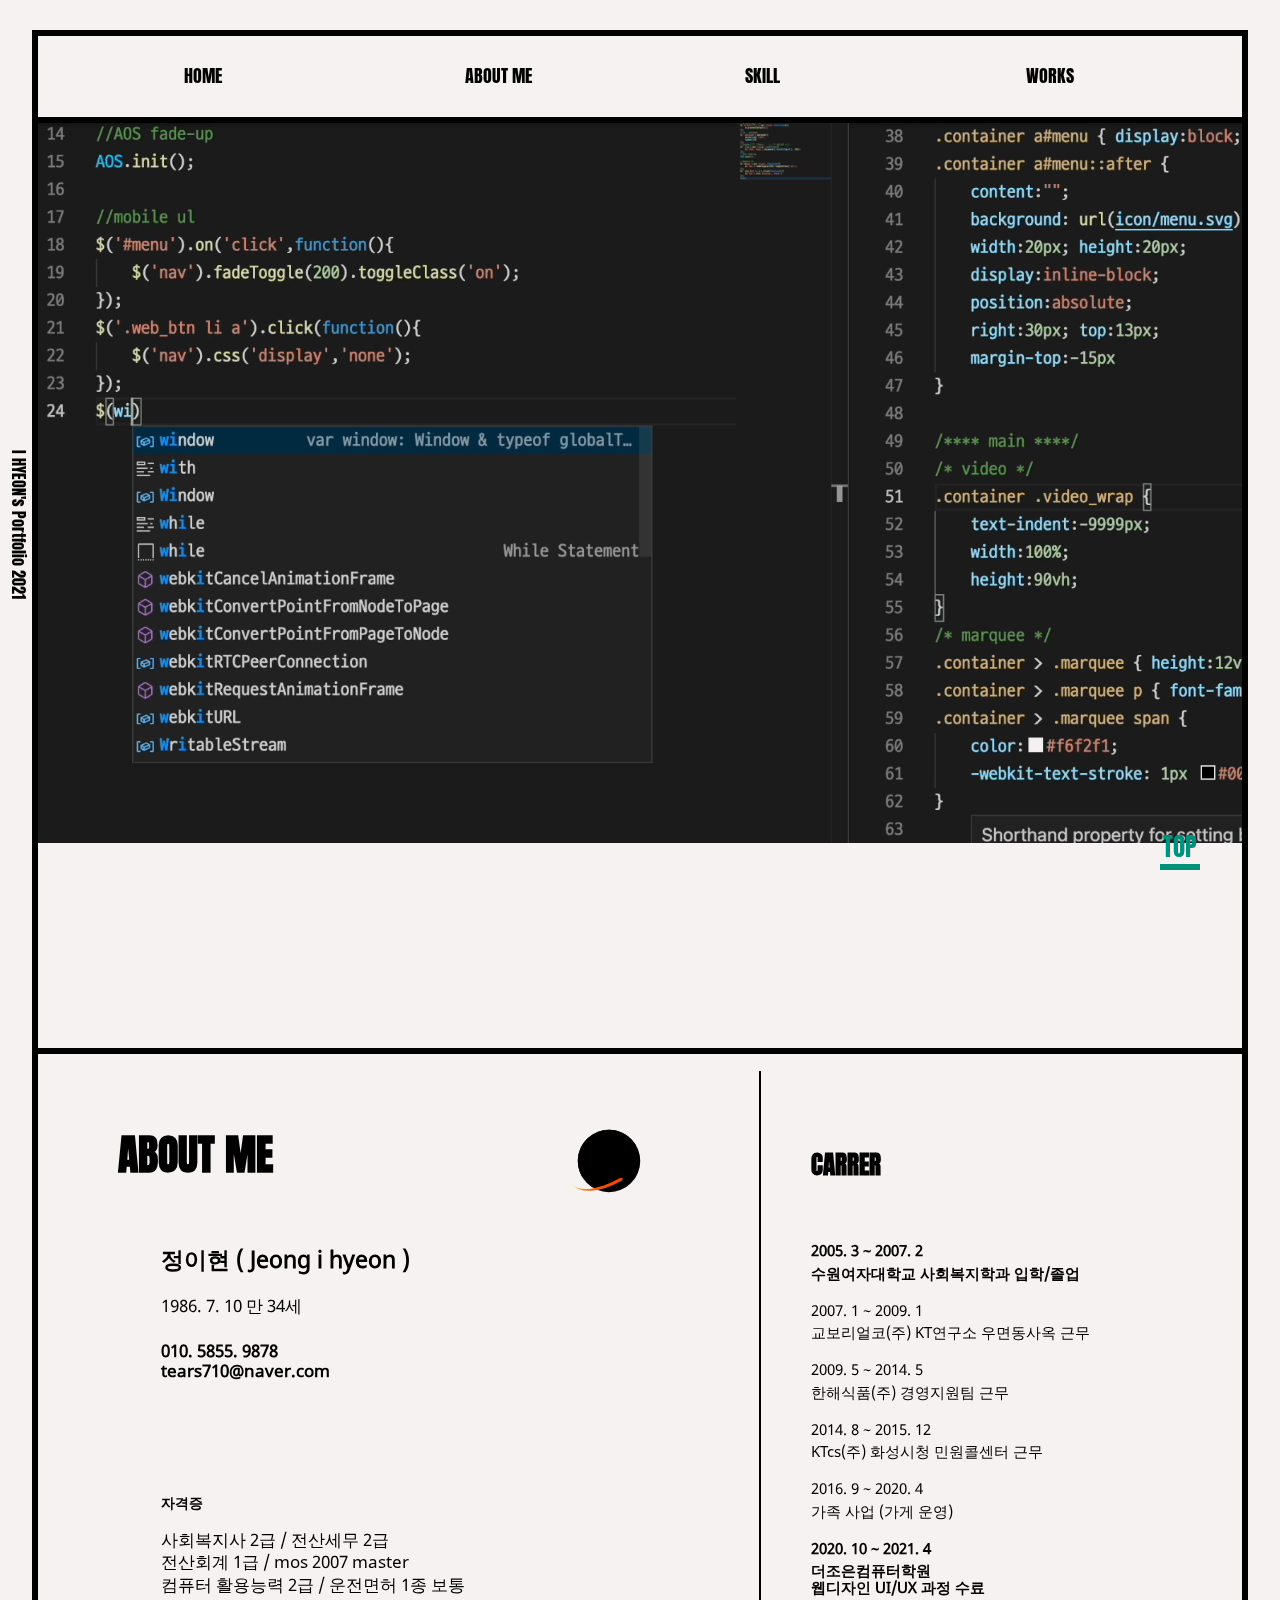
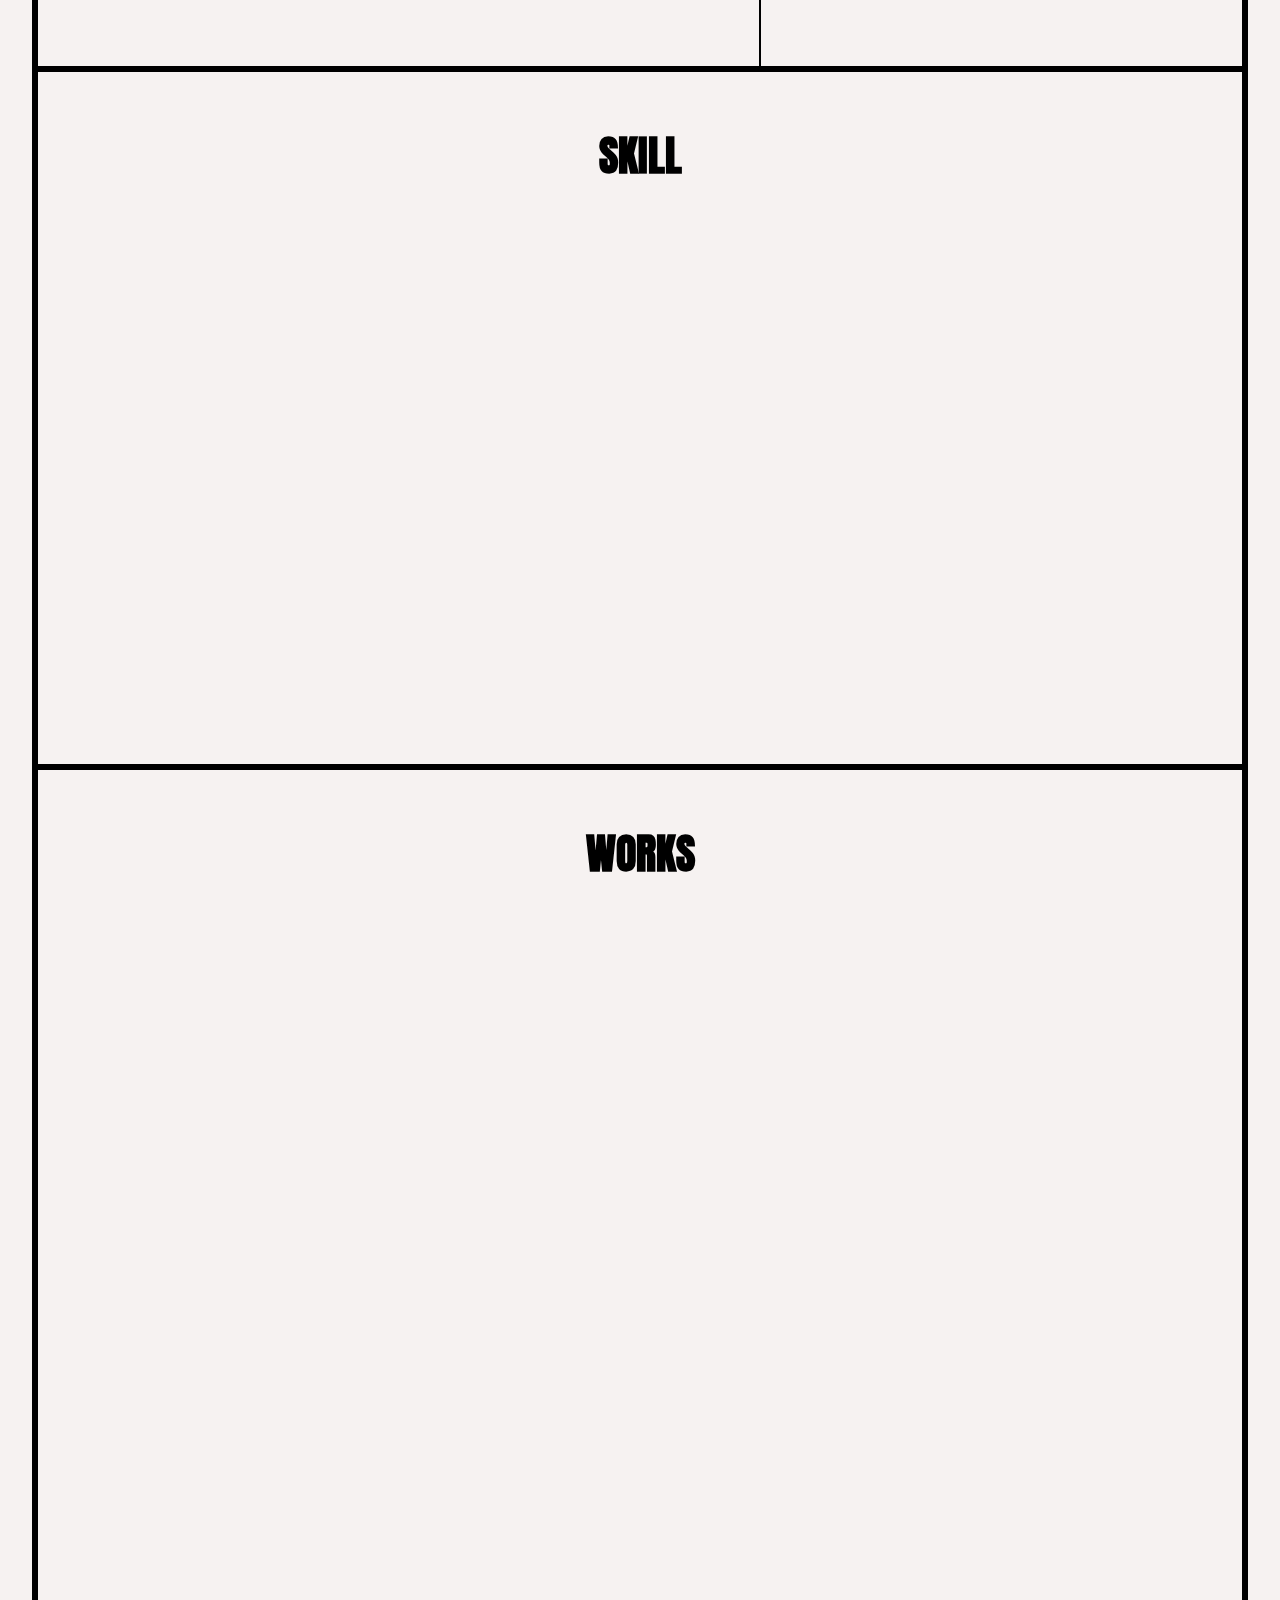
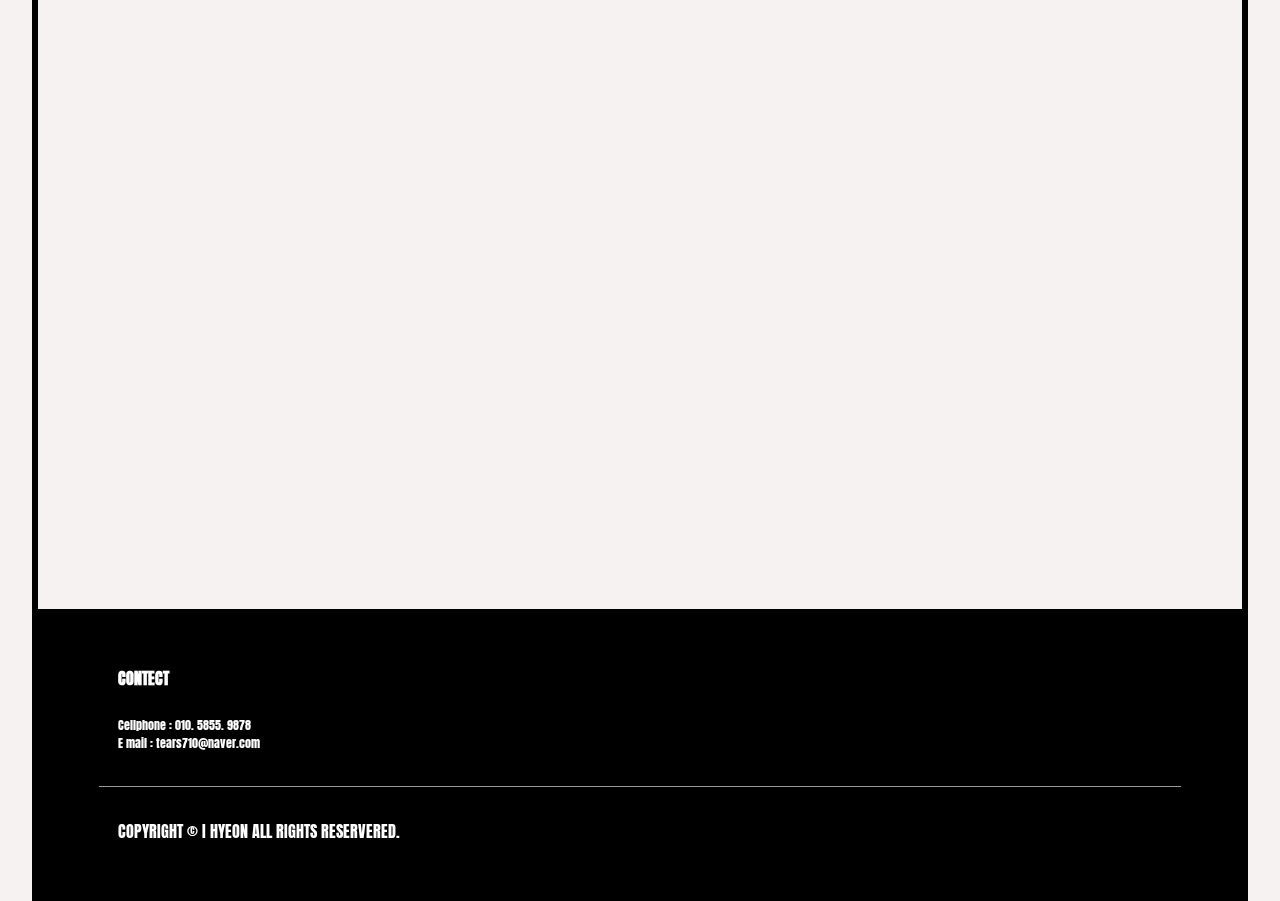
<file: index.html>
<!DOCTYPE html>
<html lang="ko">
<head>
    <meta charset="UTF-8">
    <meta name="viewport" content="width=device-width, initial-scale=1.0">
    <meta http-equiv="X-UA-Compatible" content="ie=edge">
    <title>Jeong I Hyeon's Portfolio</title>
        <!-- og -->
        <meta property="og:title" content="신입 웹퍼블리셔 정이현의 포트폴리오입니다.">
        <meta property="og:url" content="https://chloehyeon.github.io/portfolio/">
        <meta property="og:image" content="#">
        <meta property="og:description" content="제 포트폴리오를 봐 주셔서 감사합니다.">
        <meta property="type" content="website">
        <!-- favicon -->
        <link rel="shortcut icon" href="common/favicon/favicon.png" type="image/x-icon">

        <!-- normalize css -->
        <link rel="stylesheet" href="common/normalize.css">
        <!-- font css -->
        <link rel="stylesheet" href="common/fonts.css">
        <!-- font cdn -->
        <link rel="preconnect" href="https://fonts.gstatic.com">
        <link href="https://fonts.googleapis.com/css2?family=Noto+Serif:wght@700&display=swap" rel="stylesheet">
        <!-- aos css -->
        <link rel="stylesheet" href="common/aos.css">
        <!-- 내가 작성한 css -->
        <link rel="stylesheet" href="index.css">

        <!-- jQuery -->
        <script src="https://cdn.jsdelivr.net/npm/jquery@3.5.1/dist/jquery.min.js"></script>
        <!-- marquee plugIn -->
        <script src="common/jquery.marquee.min.js"></script>
        <!-- aos js -->
        <script src="common/aos.js"></script>
        <!-- vide js -->
        <script src="common/jquery.vide.min.js"></script>
</head>
<body>
    <div class="txt">I HYEON's Portfolio 2021</div>
    <div class="container">
        <!-- header -->
        <header>
            <nav>
                <ul class="web_btn">
                    <li><a href="http://ihyeon.dothome.co.kr/index.html">home</a></li>
                    <li><a href="#about">about me</a></li>
                    <li><a href="#skill">skill</a></li>
                    <li><a href="#works">works</a></li>
                </ul>    
            </nav>
            <a href="#" id="menu">menu</a>
        </header>
        <!-- video -->
        <div class="video_wrap" data-vide-bg="video/coding" data-vide-options="position:0% 0%">video</div>
        <!-- marquee -->
        <div class="marquee">
            <p><span>My possibility</span> is upper than <span>sky</span> and wider than <span>sea !</span></p>
        </div>

        <!-- profile (about me + carrer) -->
        <div class="profile">
            <div class="about" id="about">
                <svg viewBox="0 0 160 160" width="100" height="100">
                    <circle cx="80" cy="80" r="50" />
                    <g transform=" matrix(0.866, -0.5, 0.25, 0.433, 80, 80)">
                        <linearGradient id="grad1" x1="0%" y1="0%" x2="100%" y2="0%">
                            <stop offset="0%" style="stop-color:#f9d423; stop-opacity:1"/>
                            <stop offset="100%" style="stop-color:#f83600; stop-opacity:1"/>
                        </linearGradient>
                      <path d="M 0,70 A 65,70 0 0,0 65,0 5,5 0 0,1 75,0 75,70 0 0,1 0,70Z" fill="url(#grad1)">
                        <animateTransform attributeName="transform" type="rotate" from="360 0 0" to="0 0 0" dur="1s" repeatCount="indefinite" />
                      </path>
                    </g>
                    <path d="M 50,0 A 50,50 0 0,0 -50,0Z" transform="matrix(0.866, -0.5, 0.5, 0.866, 80, 80)" />
                </svg>    
                <h2>about me</h2>
                <h3>정이현 ( Jeong i hyeon )</h3>
                <p>1986. 7. 10 만 34세</p>
                <p>010. 5855. 9878</p>
                <p><a href="mailto:tears710@naver.com" target="_blank">tears710@naver.com</a></p>
            
                <h4>자격증</h4>
                <p class="qual">사회복지사 2급 / 전산세무 2급<p>
                <p class="qual">전산회계 1급 / mos 2007 master</p>
                <p class="qual">컴퓨터 활용능력 2급 / 운전면허 1종 보통</p>
            </div>

        <div class="carrer">
            <h2>carrer</h2>
            <p class="bold">2005. 3 ~ 2007. 2</p>
            <p class="bold">수원여자대학교 사회복지학과 입학/졸업</p>
            <p>2007. 1 ~ 2009. 1</p>
            <p>교보리얼코(주) KT연구소 우면동사옥 근무</p>
            <p>2009. 5 ~ 2014. 5</p>
            <p>한해식품(주) 경영지원팀 근무</p>
            <p>2014. 8 ~ 2015. 12</p>
            <p>KTcs(주) 화성시청 민원콜센터 근무</p>
            <p>2016. 9 ~ 2020. 4 </p>
            <p>가족 사업 (가게 운영)</p>
            <p class="bold">2020. 10 ~ 2021. 4</p>
            <p class="bold">더조은컴퓨터학원<br>웹디자인 UI/UX 과정 수료</p>
        </div>
    </div>

        <!-- skill -->
        <div class="skill" id="skill">
            <h2>skill</h2>
            <div class="tool">
                <section data-aos="fade-up" data-aos-duration="1000">
                    <img src="icon/graphic.svg" alt="graphic">
                    <h4>graphic</h4>
                    <p class="bold">Adobe Illustrator, Photoshop, XD</p>
                    <p>#일러스트디자인 #3d #사진편집</p>
                    <p>#uiux디자인 #prototype</p>
                </section>

                <section data-aos="fade-up" data-aos-duration="2000">
                    <img src="icon/publishing.svg" alt="publishing">
                    <h4>publishing</h4>
                    <p class="bold">HTML5, CSS3, Javascript, jQuery</p>
                    <p>#웹표준 #반응형 #모바일 #플러그인</p>
                    <p>#스크립트이해 #효율적인_코드작성</p>
                </section>

                <section data-aos="fade-up" data-aos-duration="3000">
                    <img src="icon/office.svg" alt="office">
                    <h4>office</h4>
                    <p class="bold">Microsoft Word, Excel, Powerpoint</p>
                    <p>#능숙한_문서작성 #기획서 #표</p>
                    <p>#함수 #프레젠테이션</p>
                </section>
            </div>
        </div>

        <!-- works -->
        <div class="works" id="works">
                <h2>works</h2>
            <div class="ct">
                <div class="ctbox1">
                    <div class="absolut" data-aos="fade-up" data-aos-duration="1000">
                        <a href="absolut/styleguide/styleguide.html" target="_blank"></a>
                            <div class="box">
                                <p class="pf_title pf1">ABSOLUT&reg;</p>
                                <p><span class="anton">responsible web</span></p>
                                <p class="action">기여도: 개인작업 100%</p>
                            </div>
                    </div>
                    <div class="uiux" data-aos="fade-up" data-aos-duration="1500">
                        <a href="uiux/uiuxguide.html" target="_blank"></a>
                            <div class="box">
                                <p class="pf_title pf2">자전거 행복나눔</p>
                                <p><span class="anton">ui/ux redesign</span></p>
                                <p class="action">기여도: 3인 팀작업 33.3%</p>
                            </div>
                    </div>
                </div>
                <div class="ctbox2">
                    <div class="nug" data-aos="fade-up" data-aos-duration="2000">
                        <a href="nug/styleguide/styleguide.html" target="_blank"></a>
                            <div class="box">
                                <p class="pf_title pf3">nug</p>
                                <p><span class="anton">responsible web</span></p>
                                <p class="action">기여도: 개인작업 100%</p>
                            </div>
                    </div>
                </div>

                <div class="ctbox3">
                    <div class="richemont" data-aos="fade-up" data-aos-duration="2500">
                        <a href="richemont/styleguide/styleguide.html" target="_blank"></a>
                            <div class="box">
                                <p class="pf_title pf4">RICHEMONT</p>
                                <p><span class="anton">adaptive web</span></p>
                                <p class="action">기여도: 개인작업 100%</p>
                            </div>
                    </div>
                    <div class="prepare"data-aos="fade-up" data-aos-duration="3000">
                        <a href="#"></a>
                            <div class="box">
                                <p class="pf_title pf5">Preparing...</p>
                                <p><span class="anton">No Contents</span></p>
                                <p class="action">준비중입니다.</p>
                            </div>
                    </div>
                </div>
            </div>
            <div class="top"><a href="#">top</a></div>
        </div>

        <!-- footer -->
        <footer>
            <h4>contect</h4>
            <p>Cellphone : 010. 5855. 9878</p>
            <p>E mail : <a href="mailto:tears710@naver.com" target="_blank">tears710@naver.com</a></p>
            <p class="line">line</p>
            <p>COPYRIGHT &copy;  I HYEON ALL RIGHTS RESERVERED.</p>
        </footer>
    </div>
    <!-- 내가 작성한 js -->
    <script src="index.js"></script>
</body>
</html>
</file>
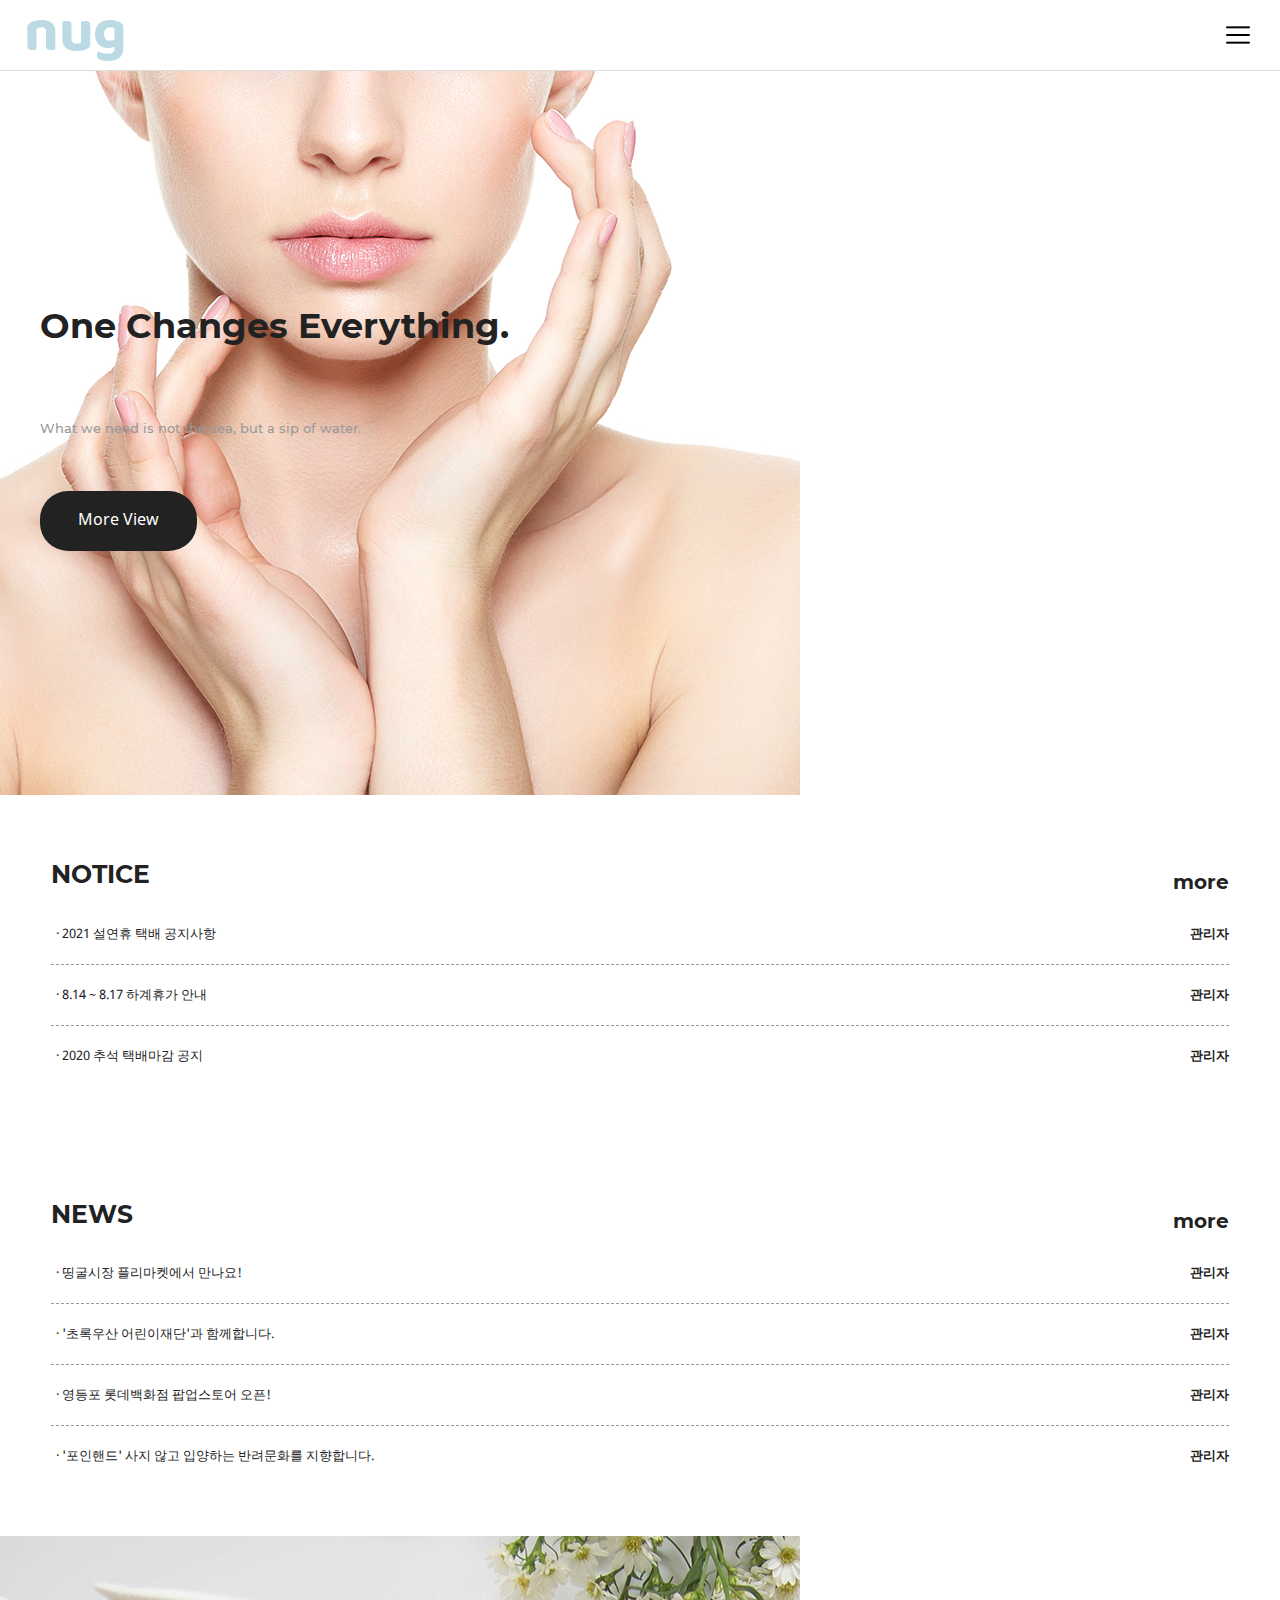
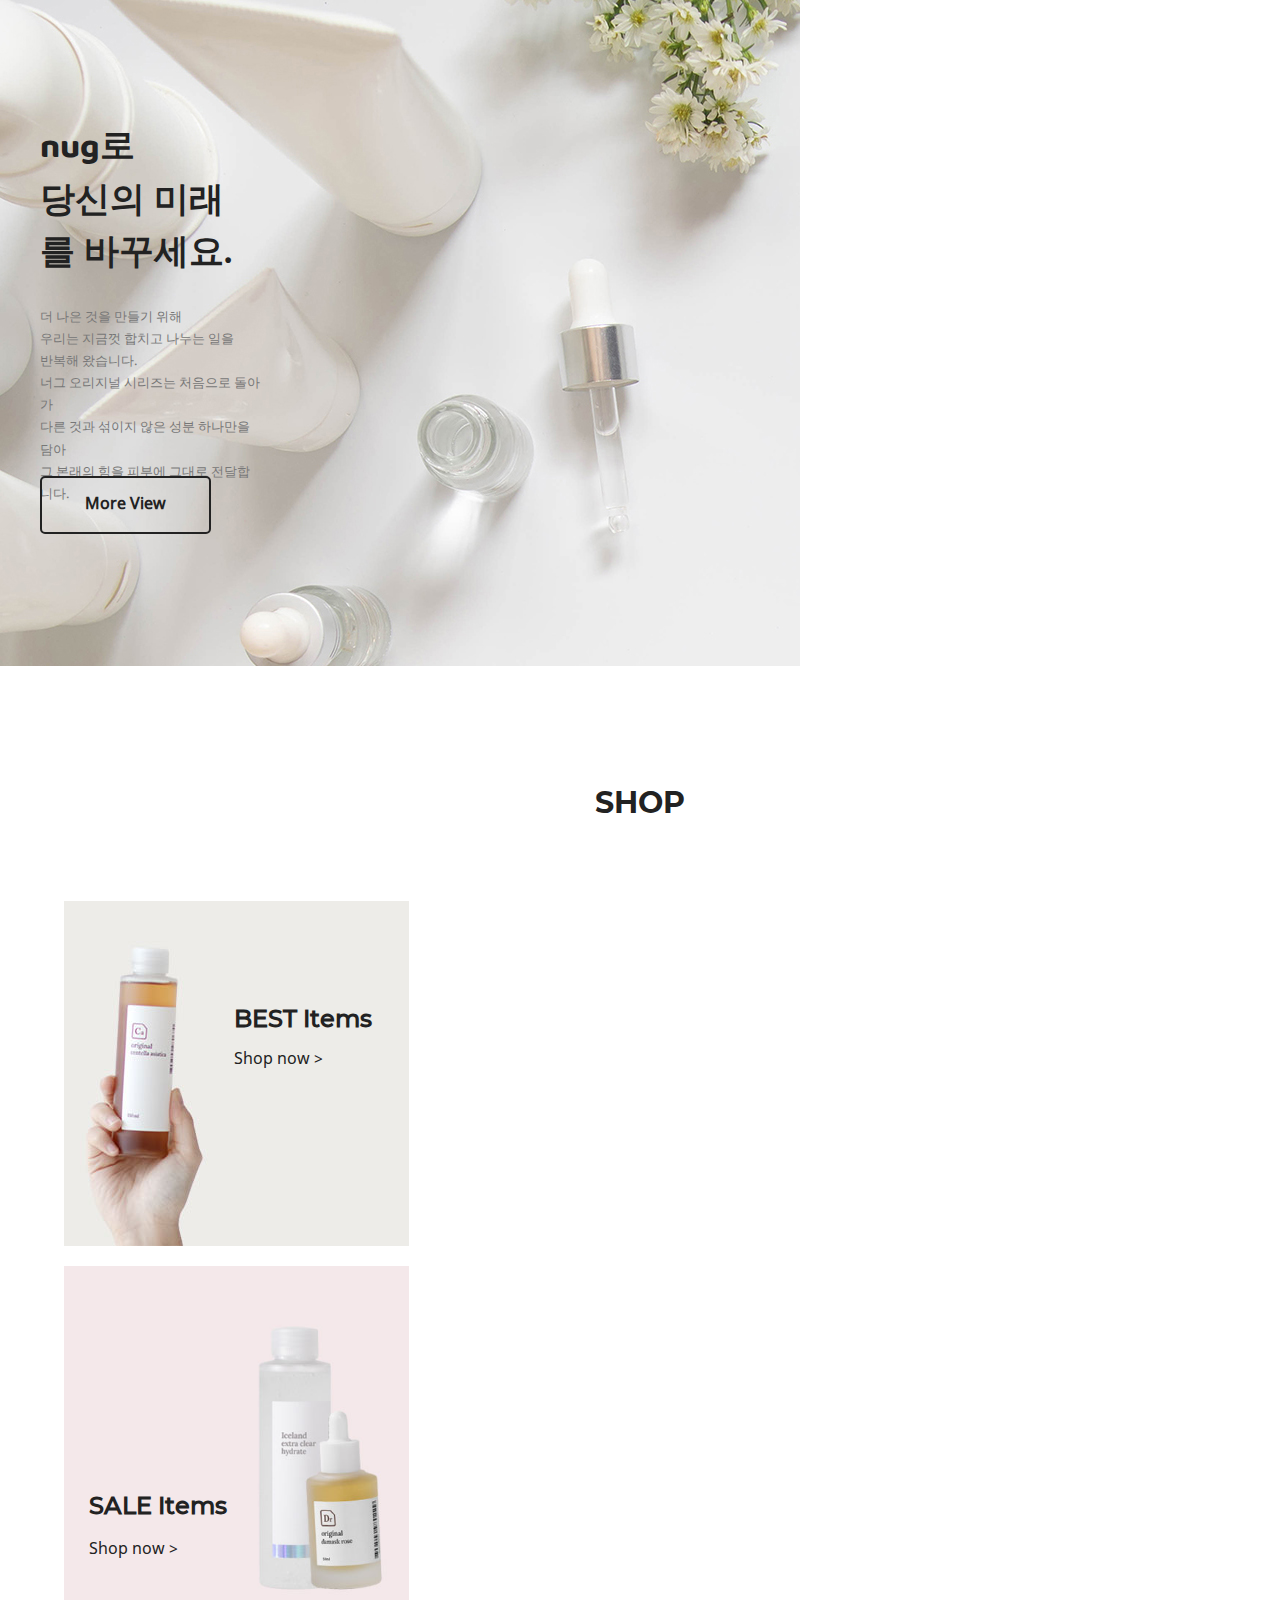
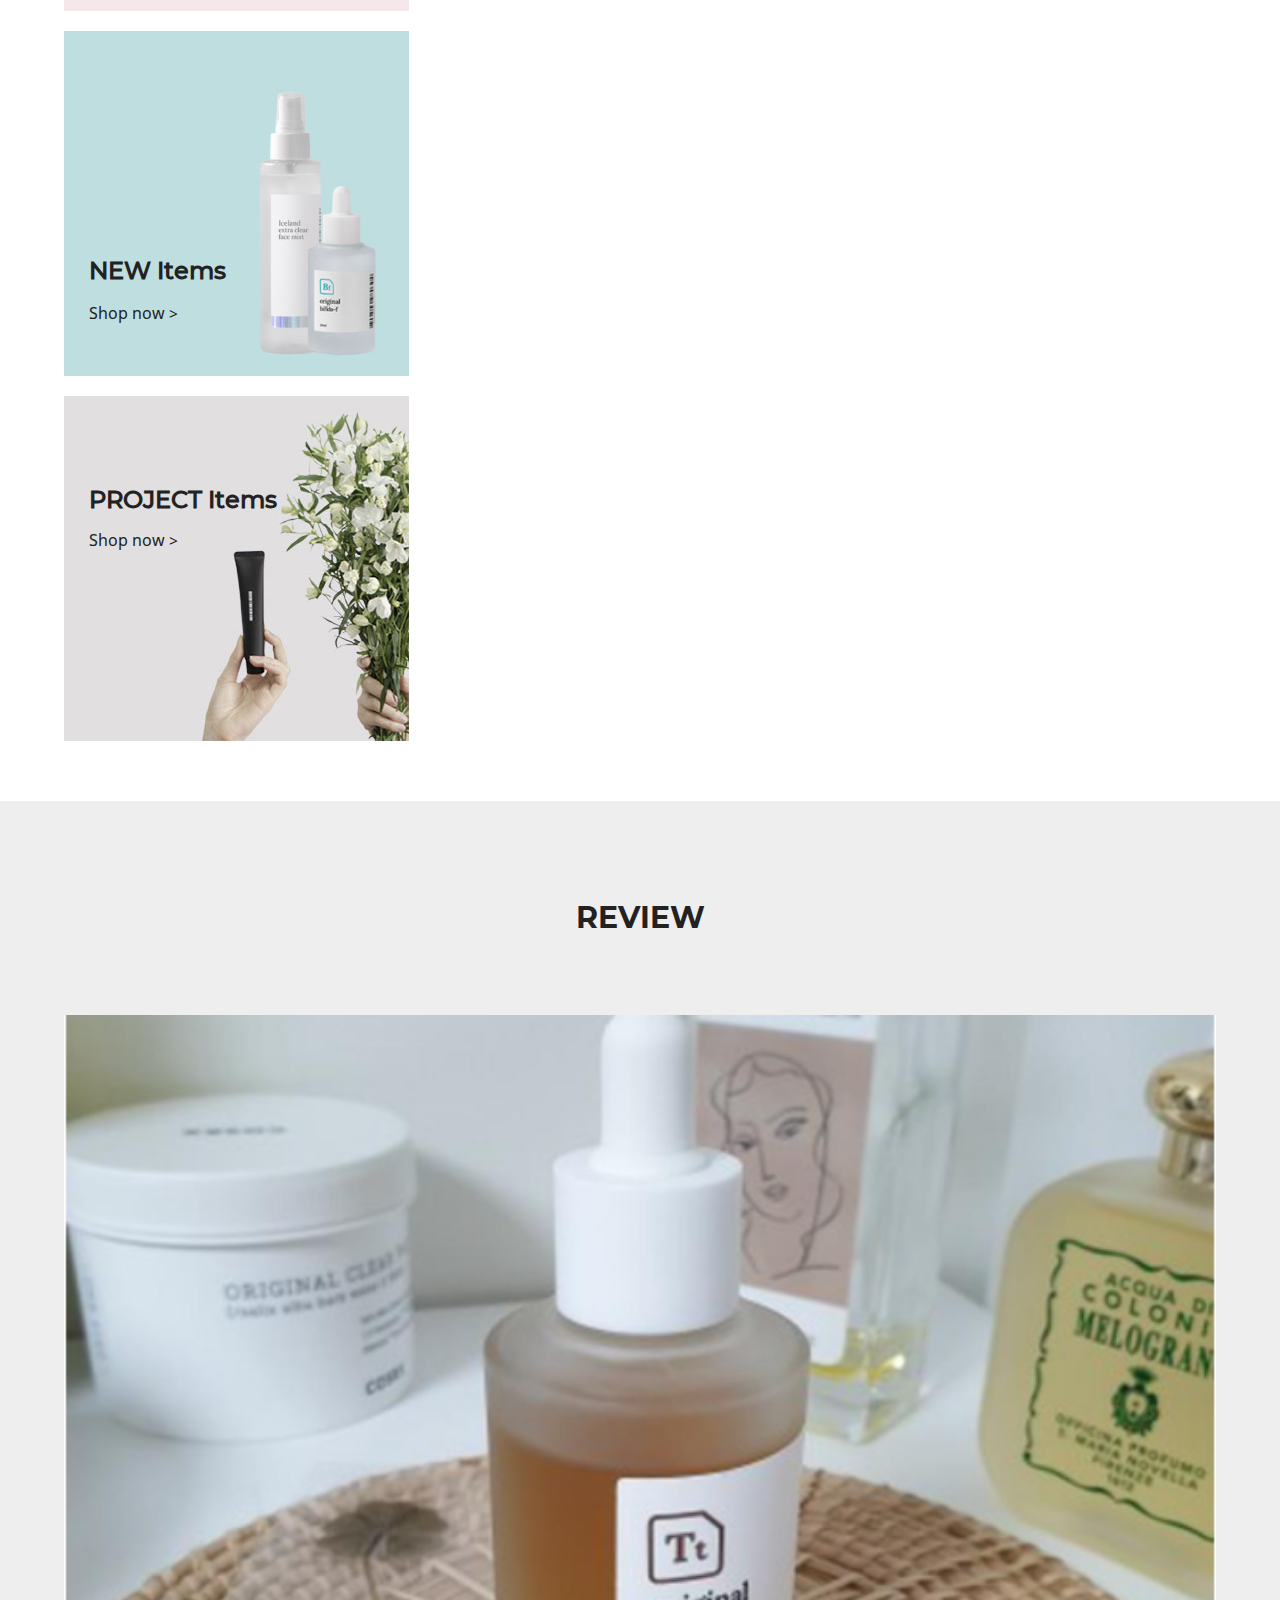
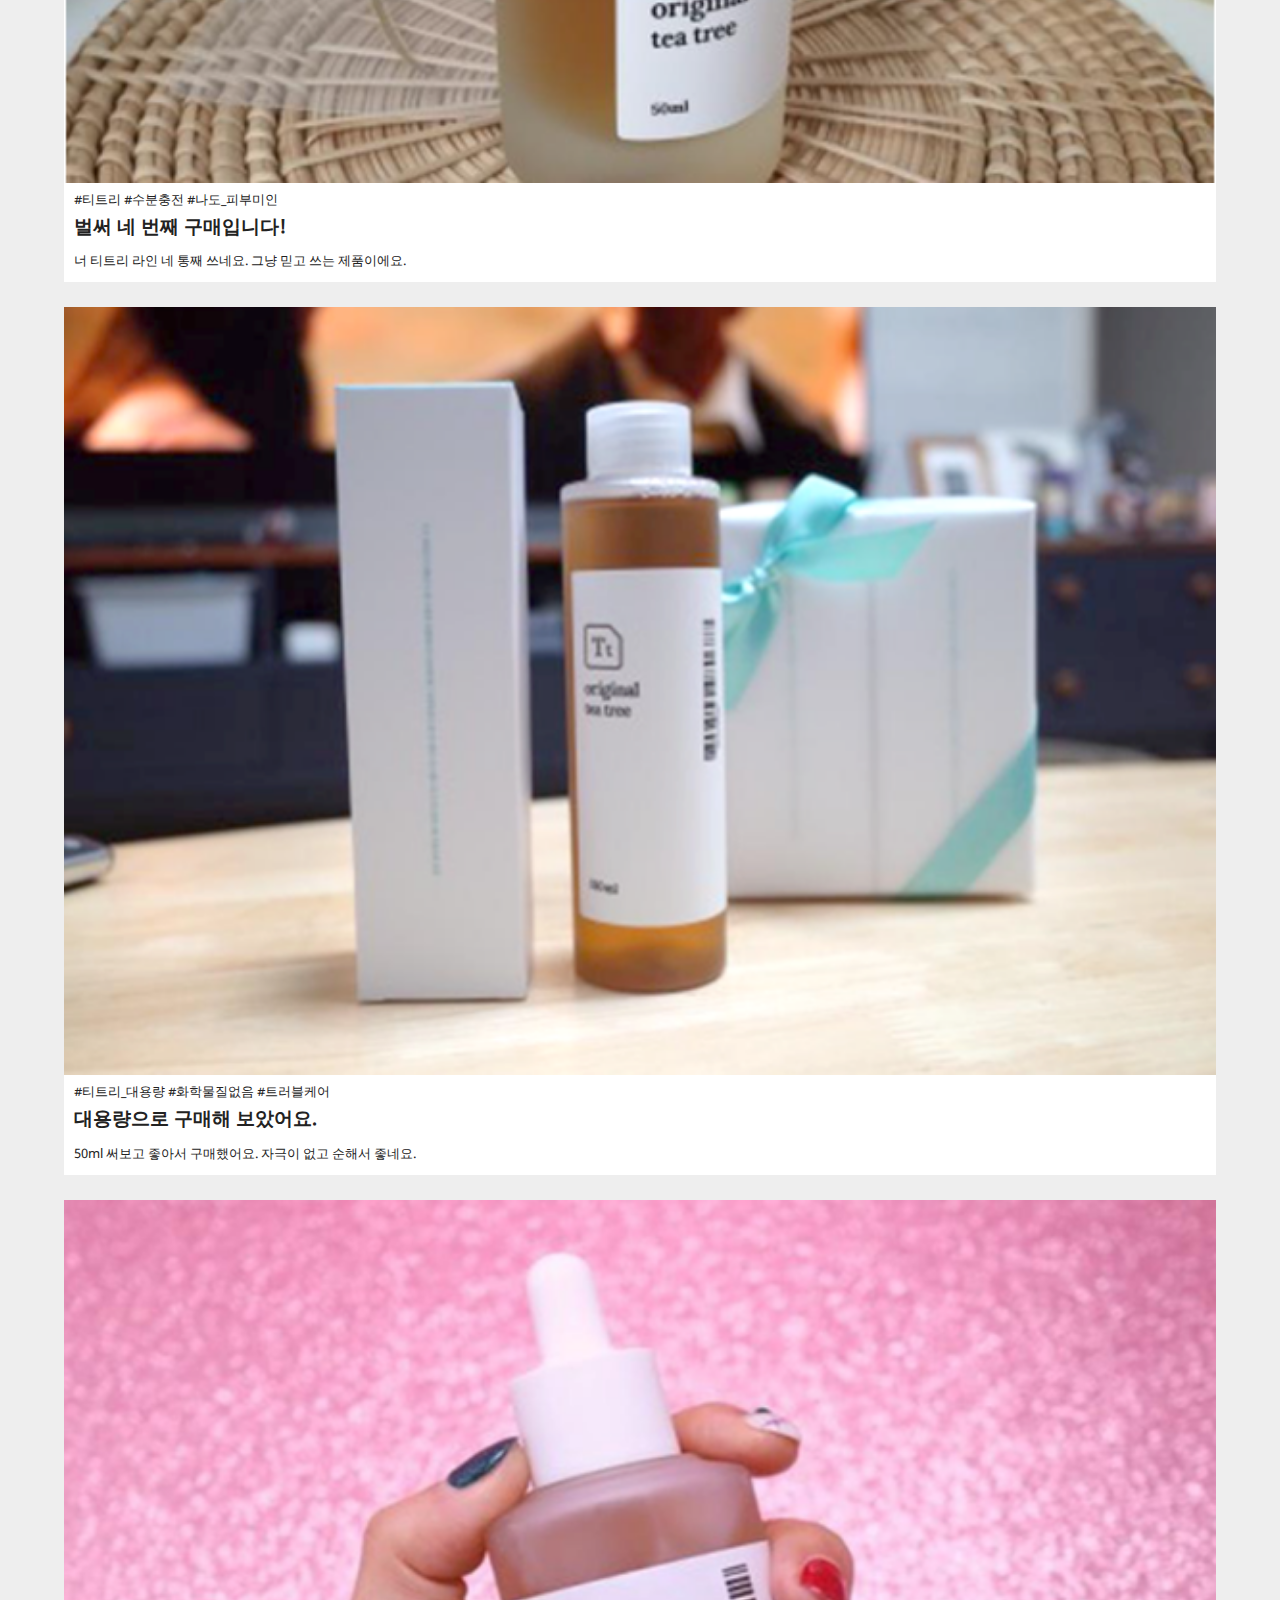
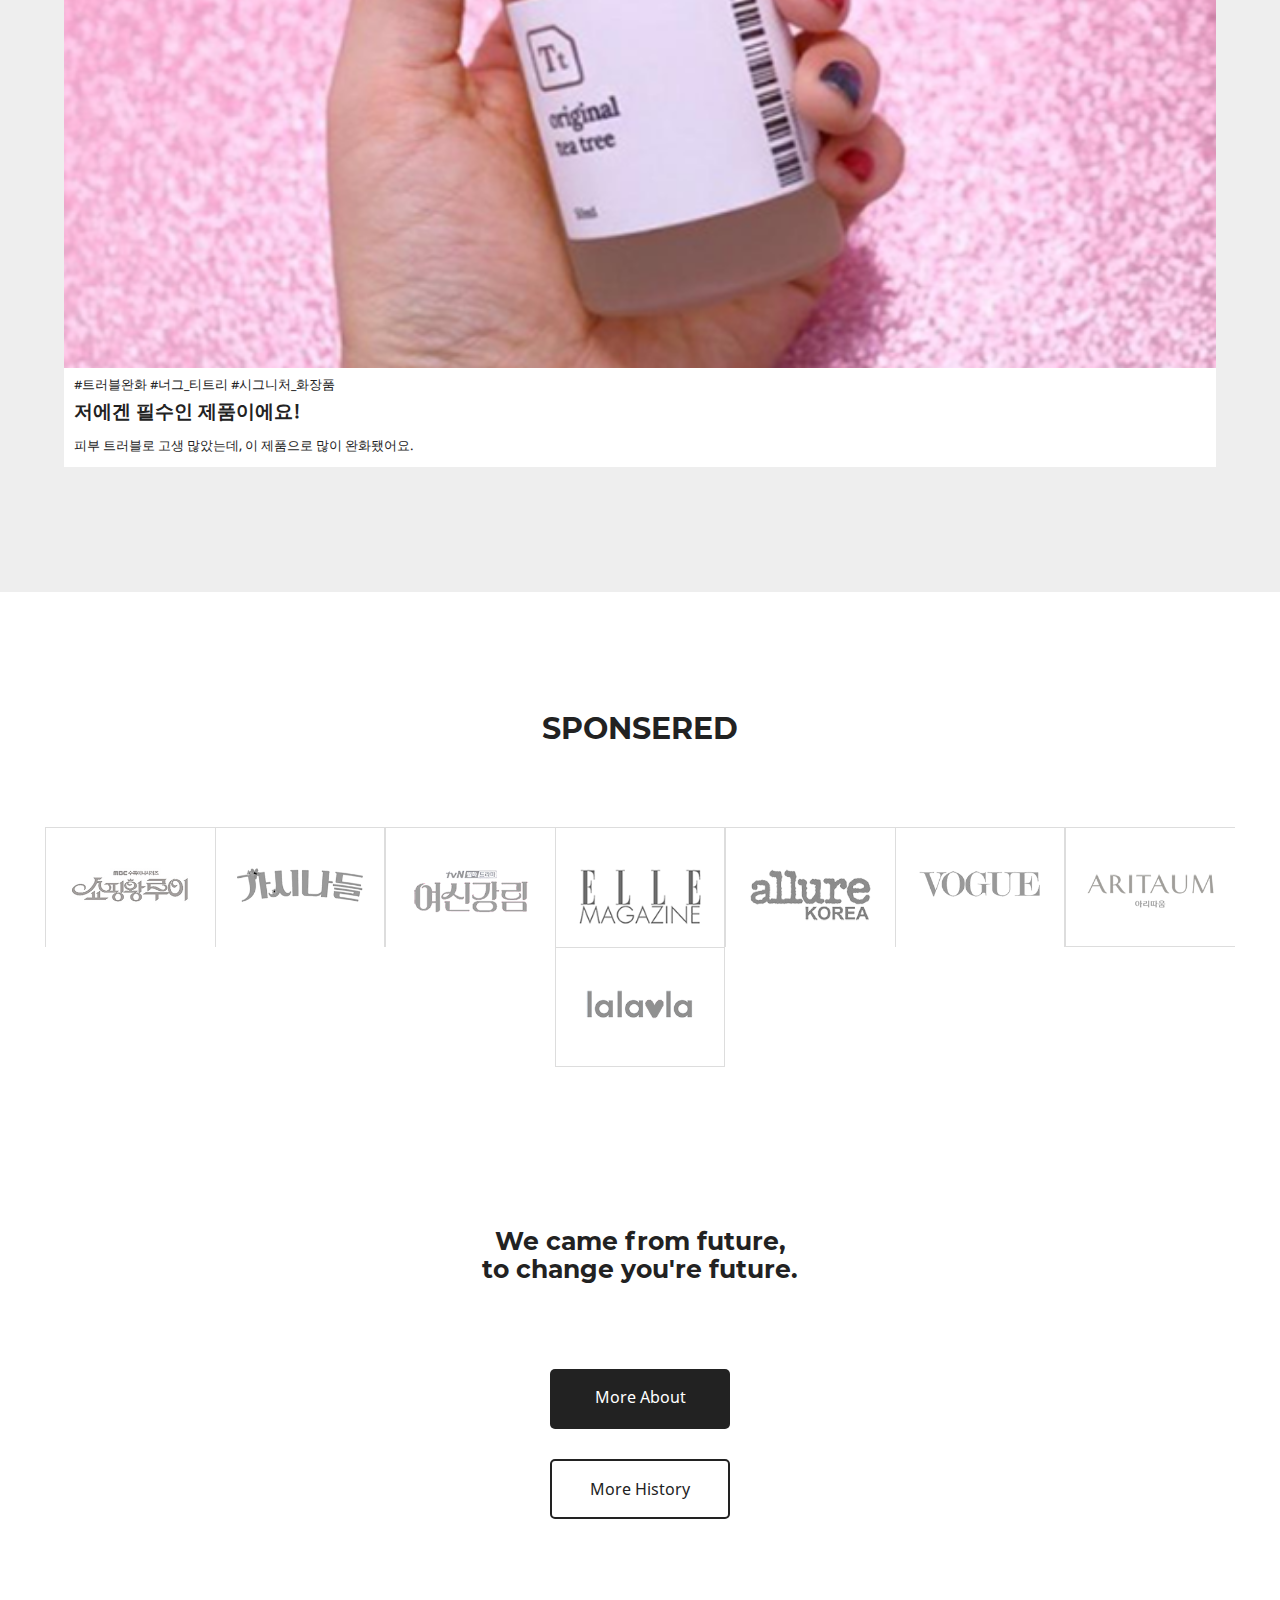
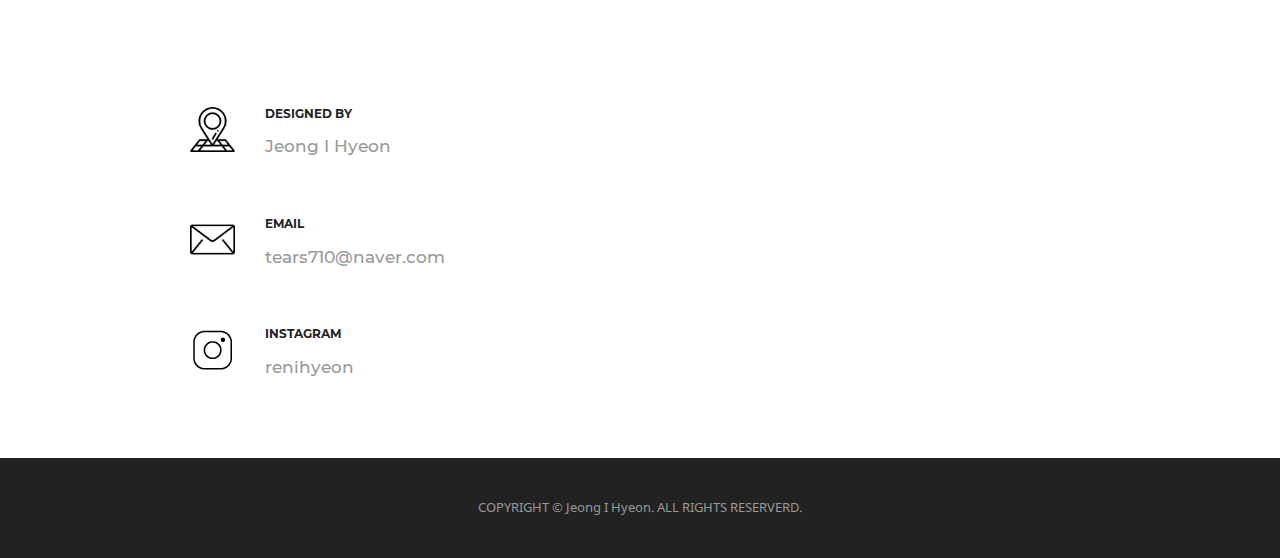
<file: nug/index.html>
<!DOCTYPE html>
<html lang="ko">
<head>
    <meta charset="UTF-8">
    <meta name="viewport" content="width=device-width, initial-scale=1.0">
    <meta http-equiv="X-UA-Compatible" content="ie=edge">
    <title>미니멀뷰티, 너그</title>
    <!-- og -->
    <meta property="og:title" content="미니멀뷰티, 너그">
    <meta property="og:url" content="http://ihyeon.dothome.co.kr/nug/index.html">
    <meta property="og:image" content="#">
    <meta property="og:description" content="미니멀뷰티, 너그 홈페이지 입니다.">
    <meta property="type" content="website">
    <!-- favicon -->
    <link rel="shortcut icon" href="common/favicon/favicon.ico" type="image/x-icon">
    <!-- normalize css -->
    <link rel="stylesheet" href="common/normalize.css">
    <!-- font -->
    <link rel="stylesheet" href="common/fonts.css">
    <!-- 내가 작성한 css -->
    <link rel="stylesheet" href="index.css">
    <!-- jQuery -->
    <script src="https://cdn.jsdelivr.net/npm/jquery@3.5.1/dist/jquery.min.js"></script>
</head>
<body>
    <div class="container">
        <!-- header -->
        <header>
            <h1><a href="index.html"><img src="images/logo.png" alt="logo"></a></h1>
            <h2 id="menu"><a href="#"><img src="icon/menu.png" alt="menu"></a></h2>
            
            <!-- nav -->
            <ul class="gnb">
                <li><a href="#">brand</a></li>
                <li><a href="#">shop</a></li>
                <li><a href="#">best</a></li>
                <li><a href="#">sale</a></li>
                <li><a href="#">event</a></li>
                <li class="log"><a href="#">login</a></li>
                <li><a href="#">join</a></li>
                <li><a href="#">costomer</a></li>
            </ul>
        </header>

        <!-- main -->

        <!-- mainimage1 -->
        <div class="mainimg">
            <h3>one changes everything.</h3>
            <p>What we need is not the sea, but a sip of water.</p>
            <div class="btn"><a href="#">more view</a></div>
        </div>


        <!-- board -->
        <div class="board">
            <div class="notice"><p class="title">notice<a href="#"><span>more</span></a></p>
                <ul>
                    <li><a href="#">&middot; 2021 설연휴 택배 공지사항</a><span>관리자</span></li>
                    <li><a href="#">&middot; 8.14 ~ 8.17 하계휴가 안내</a><span>관리자</span></li>
                    <li><a href="#">&middot; 2020 추석 택배마감 공지</a><span>관리자</span></li>
                </ul>
            </div>

            <div class="news"><p class="title">news<a href="#"><span>more</span></a></p>
                <ul>
                    <li><a href="#">&middot; 띵굴시장 플리마켓에서 만나요!</a><span>관리자</span></li>
                    <li><a href="#">&middot; '초록우산 어린이재단'과 함께합니다.</a><span>관리자</span></li>
                    <li><a href="#">&middot; 영등포 롯데백화점 팝업스토어 오픈!</a><span>관리자</span></li>
                    <li><a href="#">&middot; '포인핸드' 사지 않고 입양하는 반려문화를 지향합니다.</a><span>관리자</span></li>
                </ul>
            </div>
        </div>

        <!-- mainimage2 -->
        <div class="mainimg2">
            <h3><span>nug</span>로<br>당신의 미래를 바꾸세요.</h3>
            <p>더 나은 것을 만들기 위해<br>
            우리는 지금껏 합치고 나누는 일을<br>
            반복해 왔습니다.<br>
            너그 오리지널 시리즈는 처음으로 돌아가<br>
            다른 것과 섞이지 않은 성분 하나만을 담아<br>
            그 본래의 힘을 피부에 그대로 전달합니다.</p>
            <div class="btn1"><a href="#">more view</a></div>
        </div>

        <!-- shop -->
        <h2>shop</h2>
        <div class="shop">
            <div class="best">
                <h3>BEST Items</h3>
                <a href="#">Shop now ></a>
            </div>
            <div class="sale">
                <img src="images/sale.jpg" alt="saleitems">
                <h3>SALE Items</h3>
                <a href="#">Shop now ></a>
            </div>
            <div class="new">
                <img src="images/new.jpg" alt="newitems">
                <h3>NEW Items</h3>
                <a href="#">Shop now ></a>
            </div>
            <div class="pro">
                <h3>PROJECT Items</h3>
                <a href="#">Shop now ></a>
            </div>
        </div>

        <!-- review -->
        <h2 class="title2">review</h2>
        <div class="review">
            <!-- review01 -->
            <div class="re1"><img src="images/review01.png" alt="review1">
                <p>#티트리 #수분충전 #나도_피부미인</p>
                <h3>벌써 네 번째 구매입니다!</h3>
                <p>너 티트리 라인 네 통째 쓰네요. 그냥 믿고 쓰는 제품이에요.</p>
            </div>
            <!-- review02 -->
            <div class="re2"><img src="images/review02.png" alt="review2">
                <p>#티트리_대용량 #화학물질없음 #트러블케어</p>
                <h3>대용량으로 구매해 보았어요.</h3>
                <p>50ml 써보고 좋아서 구매했어요. 자극이 없고 순해서 좋네요.</p>
            </div>
            <!-- review03 -->
            <div class="re3"><img src="images/review03.png" alt="review3">
                <p>#트러블완화 #너그_티트리 #시그니처_화장품</p>
                <h3>저에겐 필수인 제품이에요!</h3>
                <p>피부 트러블로 고생 많았는데, 이 제품으로 많이 완화됐어요. </p>
            </div>
        </div>

        <!-- sponsered -->
        <h2>sponsered</h2>
        <div class="sponsered">
            <div class="logo1"><a href="#"><img src="images/banner01_b.png" alt="logo1"></a></div>
            <div class="logo2"><a href="#"><img src="images/banner02_b.png" alt="logo2"></a></div>
            <div class="logo3"><a href="#"><img src="images/banner03_b.png" alt="logo3"></a></div>
            <div class="logo4"><a href="#"><img src="images/banner04_b.png" alt="logo4"></a></div>
            <div class="logo5"><a href="#"><img src="images/banner05_b.png" alt="logo5"></a></div>
            <div class="logo6"><a href="#"><img src="images/banner06_b.png" alt="logo6"></a></div>
            <div class="logo7"><a href="#"><img src="images/banner07_b.png" alt="logo7"></a></div>
            <div class="logo8"><a href="#"><img src="images/banner08_b.png" alt="logo8"></a></div>
        </div>

        <!-- mainimage3 -->
        <div class="mainimg3">
            <h3>We came from future,<br>
            to change you're future.</h3>
            <ul class="btn2">
                <li><a href="#">more about</a></li>
                <li><a href="#">more history</a></li>
            </ul>
        </div>

        <!-- info -->
        <div class="info">
            <div class="address">
                <img src="icon/address.png" alt="address">
                <section>
                    <h4>DESIGNED BY</h4>
                    <p>Jeong I Hyeon</p>
                </section>
            </div>
            <div class="phone">
                <img src="icon/mail.png" alt="email">
                <section>
                    <h4>EMAIL</h4>
                    <p><a href="mailto:tears710@naver.com" target="_blank">tears710@naver.com</a></p>
                </section>
            </div>
            <div class="email">
                <img src="icon/instagram.png" alt="instagram">
                <section>
                    <h4>INSTAGRAM</h4>
                    <p><a href="https://instagram.com/renihyeon" target="_blank">renihyeon</p>
                </section>
            </div>
        </div>

        <!-- footer -->
        <footer>
            <p>COPYRIGHT &copy; Jeong I Hyeon. ALL RIGHTS RESERVERD.</p>
        </footer>
    </div>
    <!-- 내가 작성한 js -->
    <script src="index.js"></script>
</body>
</html>
</file>
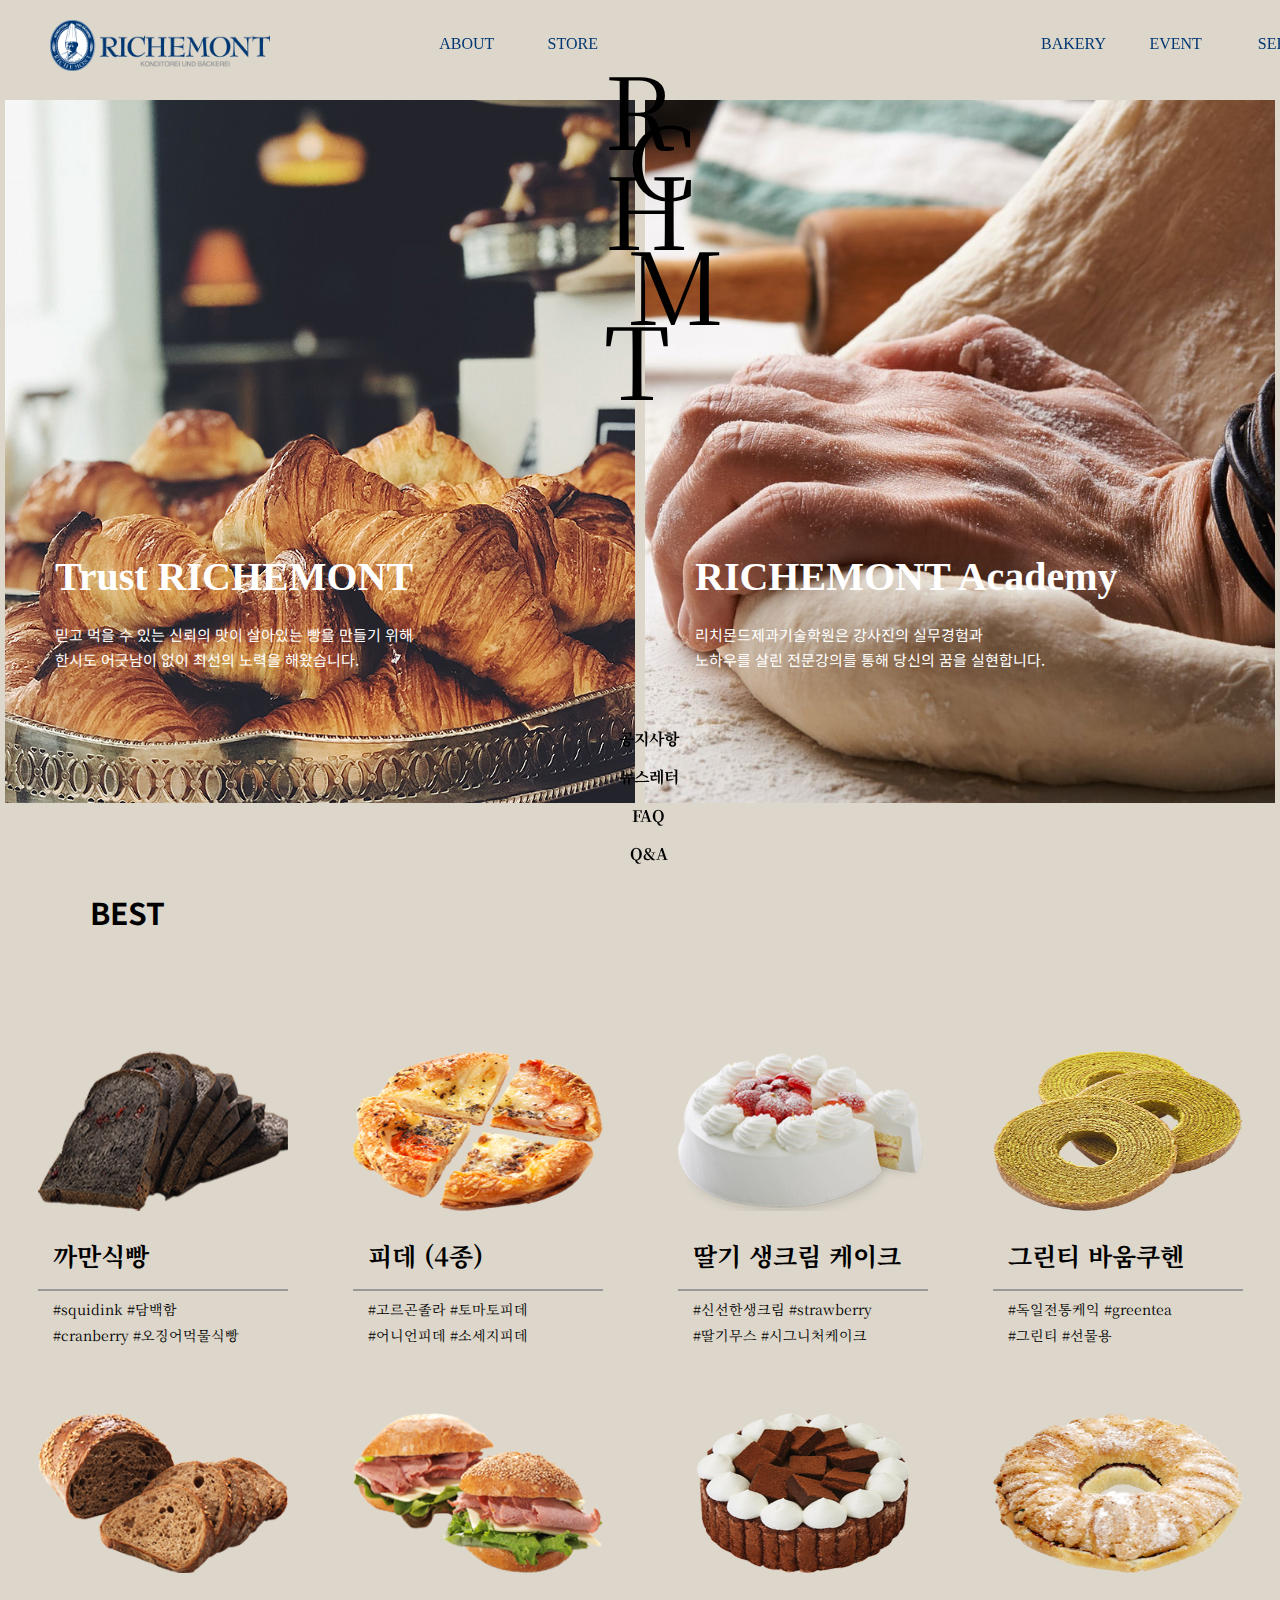
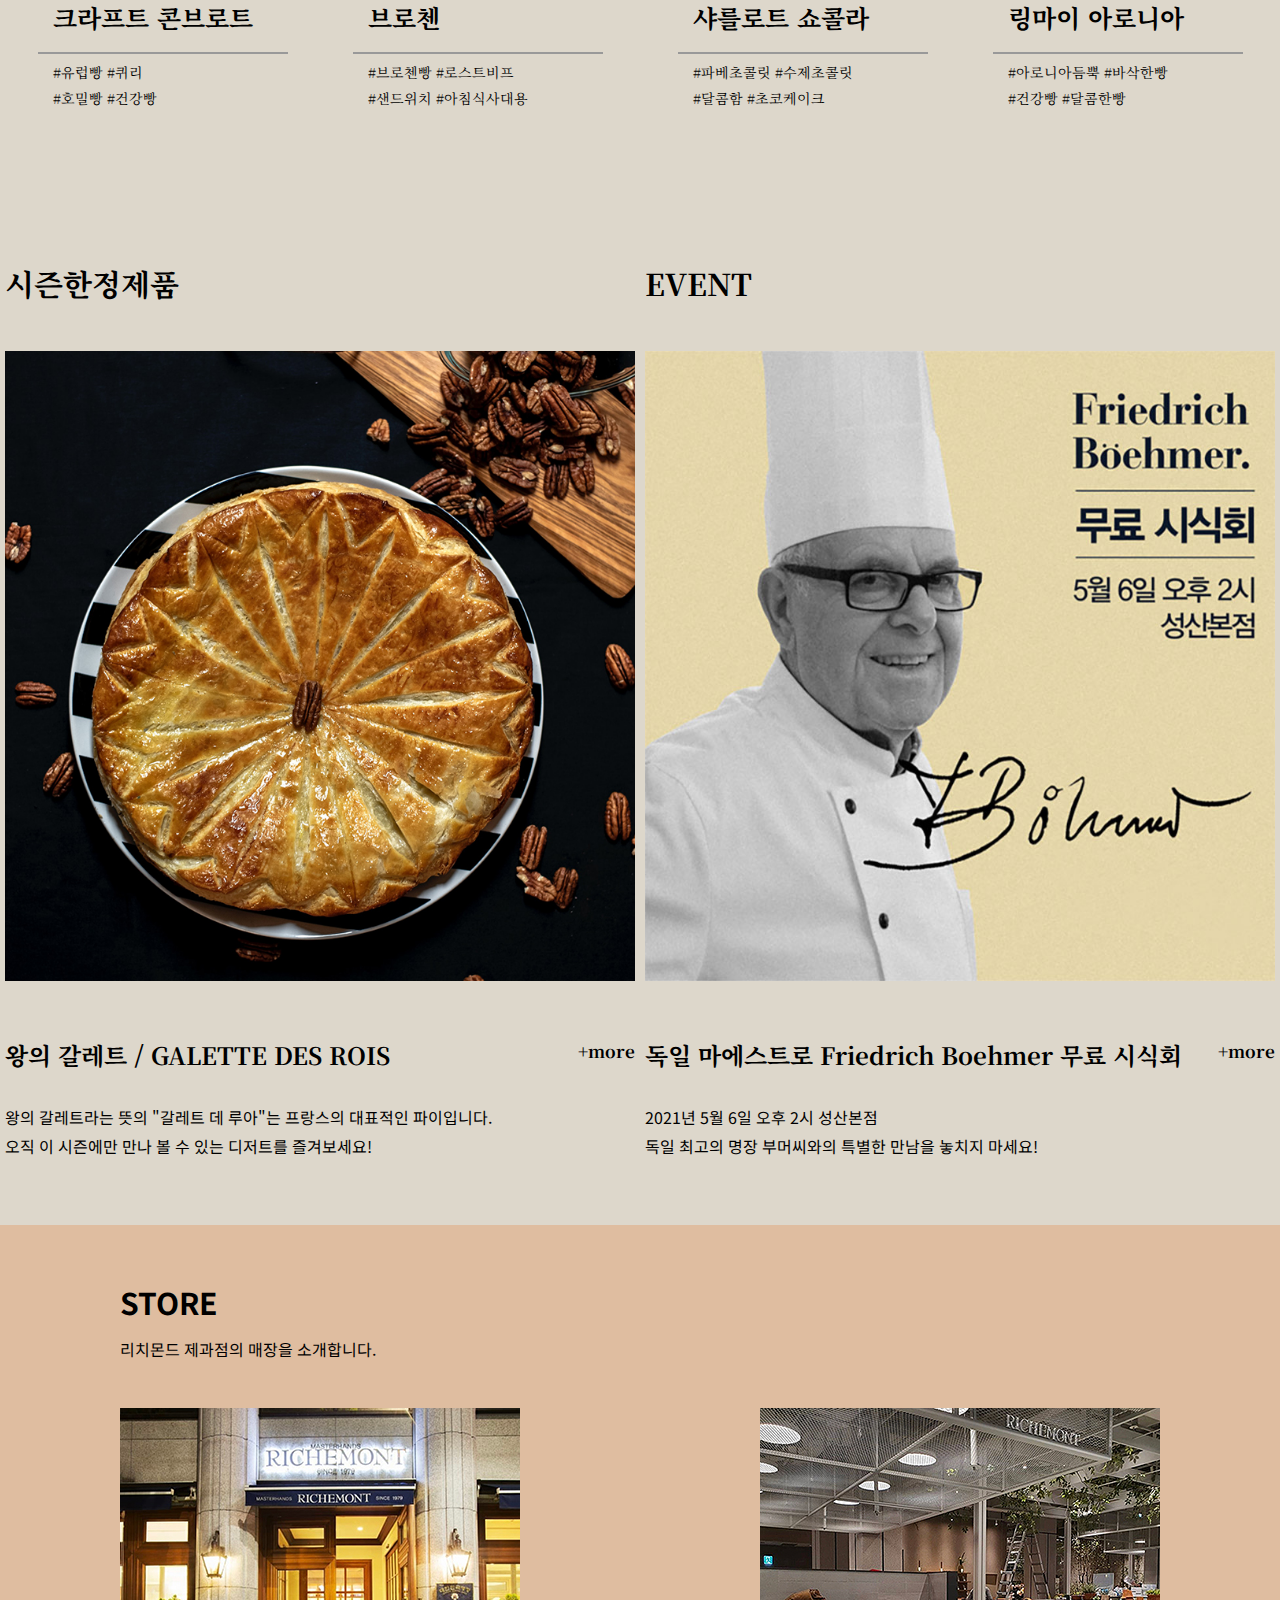
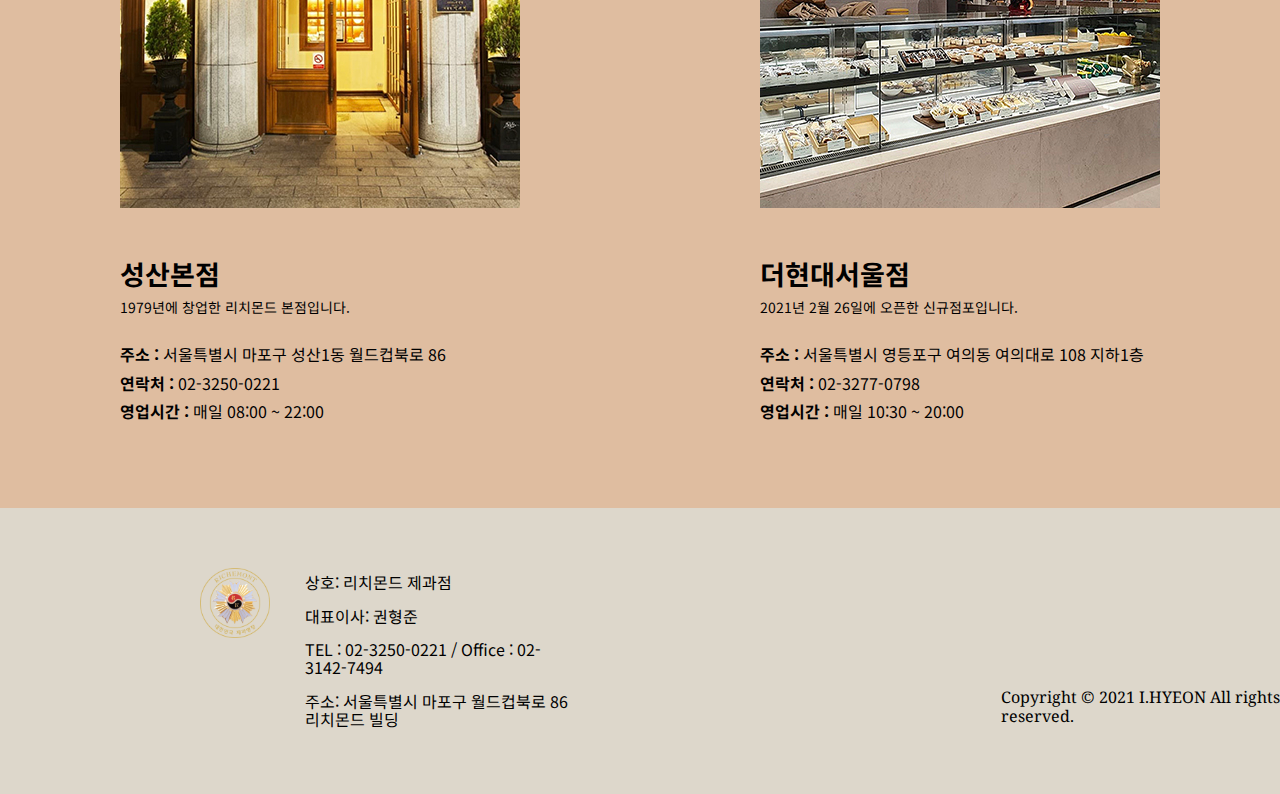
<file: richemont/index.html>
<!DOCTYPE html>
<html lang="ko">
<head>
    <meta charset="UTF-8">
    <meta name="viewport" content="width=device-width, initial-scale=1.0">
    <meta http-equiv="X-UA-Compatible" content="ie=edge">
    <title>RICHEMONT BAKERY</title>
    <!-- og -->
    <meta property="og:title" content="RICHEMONT BAKERY">
    <meta property="og:url" content="http://ihyeon.dothome.co.kr/richemont/index.html">
    <meta property="og:image" content="#">
    <meta property="og:description" content="RICHEMONT BAKERY 홈페이지 입니다.">
    <meta property="type" content="website">
    <!-- favicon -->
    <link rel="shortcut icon" href="common/favicon/favicon.png" type="image/x-icon">
    <!-- normalize css -->
    <link rel="stylesheet" href="common/normalize.css">
    <!-- font cdn -->
    <link rel="preconnect" href="https://fonts.gstatic.com">
    <link href="https://fonts.googleapis.com/css2?family=Noto+Sans+KR:wght@400;700&family=Noto+Serif+KR:wght@400;700&family=Noto+Serif+SC:wght@300&family=Noto+Serif:wght@400;700&display=swap" rel="stylesheet">
    <!-- 내가 작성한 css -->
    <link rel="stylesheet" href="index.css">
    <!-- jQuery -->
    <script src="https://cdn.jsdelivr.net/npm/jquery@3.5.1/dist/jquery.min.js"></script>
</head>
<body>
    <div class="container">
        <!-- header -->
        <header>
            <div class="logo"><a href="index.html"><img src="images/logo.png" alt="logo"></a></div>
            <ul class="menu">
                <li class="about"><a href="#">ABOUT</a></li>
                <li><a href="#">STORE</a></li>
                <li class="bakery"><a href="#">BAKERY</a></li>
                <li><a href="#">EVENT</a></li>
                <li><a href="#">SERVICE</a></li>
            </ul>
            <ul class="icon">
                <li><a href="#"><img src="icon/search.svg" alt="search"></a></li>
                <li><a href="#"><img src="icon/user.svg" alt="user"></a></li>
                <li><a href="#"><img src="icon/shop.svg" alt="shop"></a></li>
            </ul>
        </header>

        <!-- 가운데 fixed title -->
        <div class="fixed_title">
            <p class="r">R</p>
            <p class="c">C</p>
            <p class="h">H</p>
            <p class="m">M</p>
            <p class="t">T</p>
            <ul>
                <li><a href="#">공지사항</a></li>
                <li><a href="#">뉴스레터</a></li>
                <li><a href="#">FAQ</a></li>
                <li><a href="#">Q&A</a></li>
            </ul>
        </div>

        <!-- Main -->
        <div class="main_wrap">
            <div class="main1"><img src="images/main_bread1.jpeg" alt="trust richemont">
                <h2>Trust RICHEMONT</h2>
                <p class="box1">믿고 먹을 수 있는 신뢰의 맛이 살아있는 빵을 만들기 위해</p>
                <p class="box2">한시도 어긋남이 없이 최선의 노력을 해왔습니다.</p>
            </div>

            <div class="main2"><img src="images/main_bread2.jpg" alt="richemont academy">
                <h2>RICHEMONT Academy</h2>
                <p class="box1">리치몬드제과기술학원은 강사진의 실무경험과</p>
                <p class="box2">노하우를 살린 전문강의를 통해 당신의 꿈을 실현합니다.</p>
            </div>
        </div>


        <!-- Best product -->
        <h3>BEST</h3>

        <div class="product_wrap">
            <!-- section1 -->
            <div class="best_section1">
                <div class="best1">
                    <a href="#"><img src="images/best1.png" alt="까만식빵"></a>
                    <p class="best_title"><a href="#">까만식빵</a></p>
                    <p>#squidink #담백함</p>
                    <p>#cranberry #오징어먹물식빵</p>
                </div>

                <div class="best2">
                    <a href="#"><img src="images/best2.png" alt="피데"></a>
                    <p class="best_title"><a href="#">피데 (4종)</a></p>
                    <p>#고르곤졸라 #토마토피데</p>
                    <p>#어니언피데 #소세지피데</p>
                </div>

                <div class="best3">
                    <a href="#"><img src="images/best5.png" alt="크라프트 콘브로트"></a>
                    <p class="best_title"><a href="#">크라프트 콘브로트</a></p>
                    <p>#유럽빵 #퀴리</p>
                    <p>#호밀빵 #건강빵</p>
                </div>

                <div class="best4">
                    <a href="#"><img src="images/best6.png" alt="브로첸"></a>
                    <p class="best_title"><a href="#">브로첸</a></p>
                    <p>#브로첸빵 #로스트비프</p>
                    <p>#샌드위치 #아침식사대용</p>
                </div>
            </div>

            <!-- section2 -->
            <div class="best_section2">
                <div class="best5">
                    <a href="#"><img src="images/best3.png" alt="딸기 생크림 케이크"></a>
                    <p class="best_title"><a href="#">딸기 생크림 케이크</a></p>
                    <p>#신선한생크림 #strawberry</p>
                    <p>#딸기무스 #시그니처케이크</p>
                </div>

                <div class="best6">
                    <a href="#"><img src="images/best4.png" alt="그린티 바움쿠헨"></a>
                    <p class="best_title"><a href="#">그린티 바움쿠헨</a></p>
                    <p>#독일전통케익 #greentea</p>
                    <p>#그린티 #선물용</p>
                </div>

                <div class="best7">
                    <a href="#"><img src="images/best7.png" alt="샤를로트 쇼콜라"></a>
                    <p class="best_title"><a href="#">샤를로트 쇼콜라</a></p>
                    <p>#파베초콜릿 #수제초콜릿</p>
                    <p>#달콤함 #초코케이크</p>
                </div>

                <div class="best8">
                    <a href="#"><img src="images/best8.png" alt="링마이 아로니아"></a>
                    <p class="best_title"><a href="#">링마이 아로니아</a></p>
                    <p>#아로니아듬뿍 #바삭한빵</p>
                    <p>#건강빵 #달콤한빵</p>
                </div>
            </div>
        </div>

        <!-- Season event -->
        <div class="event_wrap">
            <div class="season">
                <h3>시즌한정제품</h3>
                <img src="images/season.jpeg" alt="시즌메뉴 갈레트">
                <h4><a href="#">왕의 갈레트 / GALETTE DES ROIS<span>+more</span></a></h4>
                <p>왕의 갈레트라는 뜻의 "갈레트 데 루아"는 프랑스의 대표적인 파이입니다.</p>
                <p>오직 이 시즌에만 만나 볼 수 있는 디저트를 즐겨보세요!</p>
            </div>

            <div class="event">
                <h3>EVENT</h3>
                <img src="images/event.jpg" alt="독일 명장 부머와의 만남">
                <h4><a href="#">독일 마에스트로 Friedrich Boehmer 무료 시식회<span>+more</span></a></h4>
                <p>2021년 5월 6일 오후 2시 성산본점</p>
                <p>독일 최고의 명장 부머씨와의 특별한 만남을 놓치지 마세요!</p>
            </div>
        </div>

        <!-- Store -->
        <h3 class="store">STORE</h3>
        <p class="intro">리치몬드 제과점의 매장을 소개합니다.</p>
        <div class="store_wrap">
            <div class="store1">
                <img src="images/store1.jpg" alt="성산본점">
                <div class="box1">
                    <h4>성산본점</h4>
                    <p class="intro1">1979년에 창업한 리치몬드 본점입니다.</p>
                    <p><span>주소 :</span> 서울특별시 마포구 성산1동 월드컵북로 86</p>
                    <p><span>연락처 :</span> 02-3250-0221</p>
                    <p><span>영업시간 :</span> 매일 08:00 ~ 22:00</p>
                </div>
            </div>

            <div class="store2">
                <img src="images/store2.jpg" alt="더현대서울점">
                <div class="box2">
                    <h4>더현대서울점</h4>
                    <p class="intro2">2021년 2월 26일에 오픈한 신규점포입니다.</p>
                    <p><span>주소 :</span> 서울특별시 영등포구 여의동 여의대로 108 지하1층</p>
                    <p><span>연락처 :</span> 02-3277-0798</p>
                    <p><span>영업시간 :</span> 매일 10:30 ~ 20:00</p>
                </div>
            </div>
        </div>

        <!-- footer -->
        <footer>
            <div class="mastermark">
                <img src="images/mastermark.png" alt="대한민국 기능장" class="master">
            </div>
            <div class="footer_wrap">
                <p>상호: 리치몬드 제과점</p>
                <p>대표이사: 권형준</p>
                <p>TEL : 02-3250-0221  / Office : 02-3142-7494</p>
                <p>주소: 서울특별시 마포구 월드컵북로 86 리치몬드 빌딩</p>
            </div>
            <p class="copy">Copyright © 2021 I.HYEON All rights reserved.</p>
        </footer>
    </div>
    <!-- 내가 작성한 js -->
    <script src="index.js"></script>
</body>
</html>
</file>
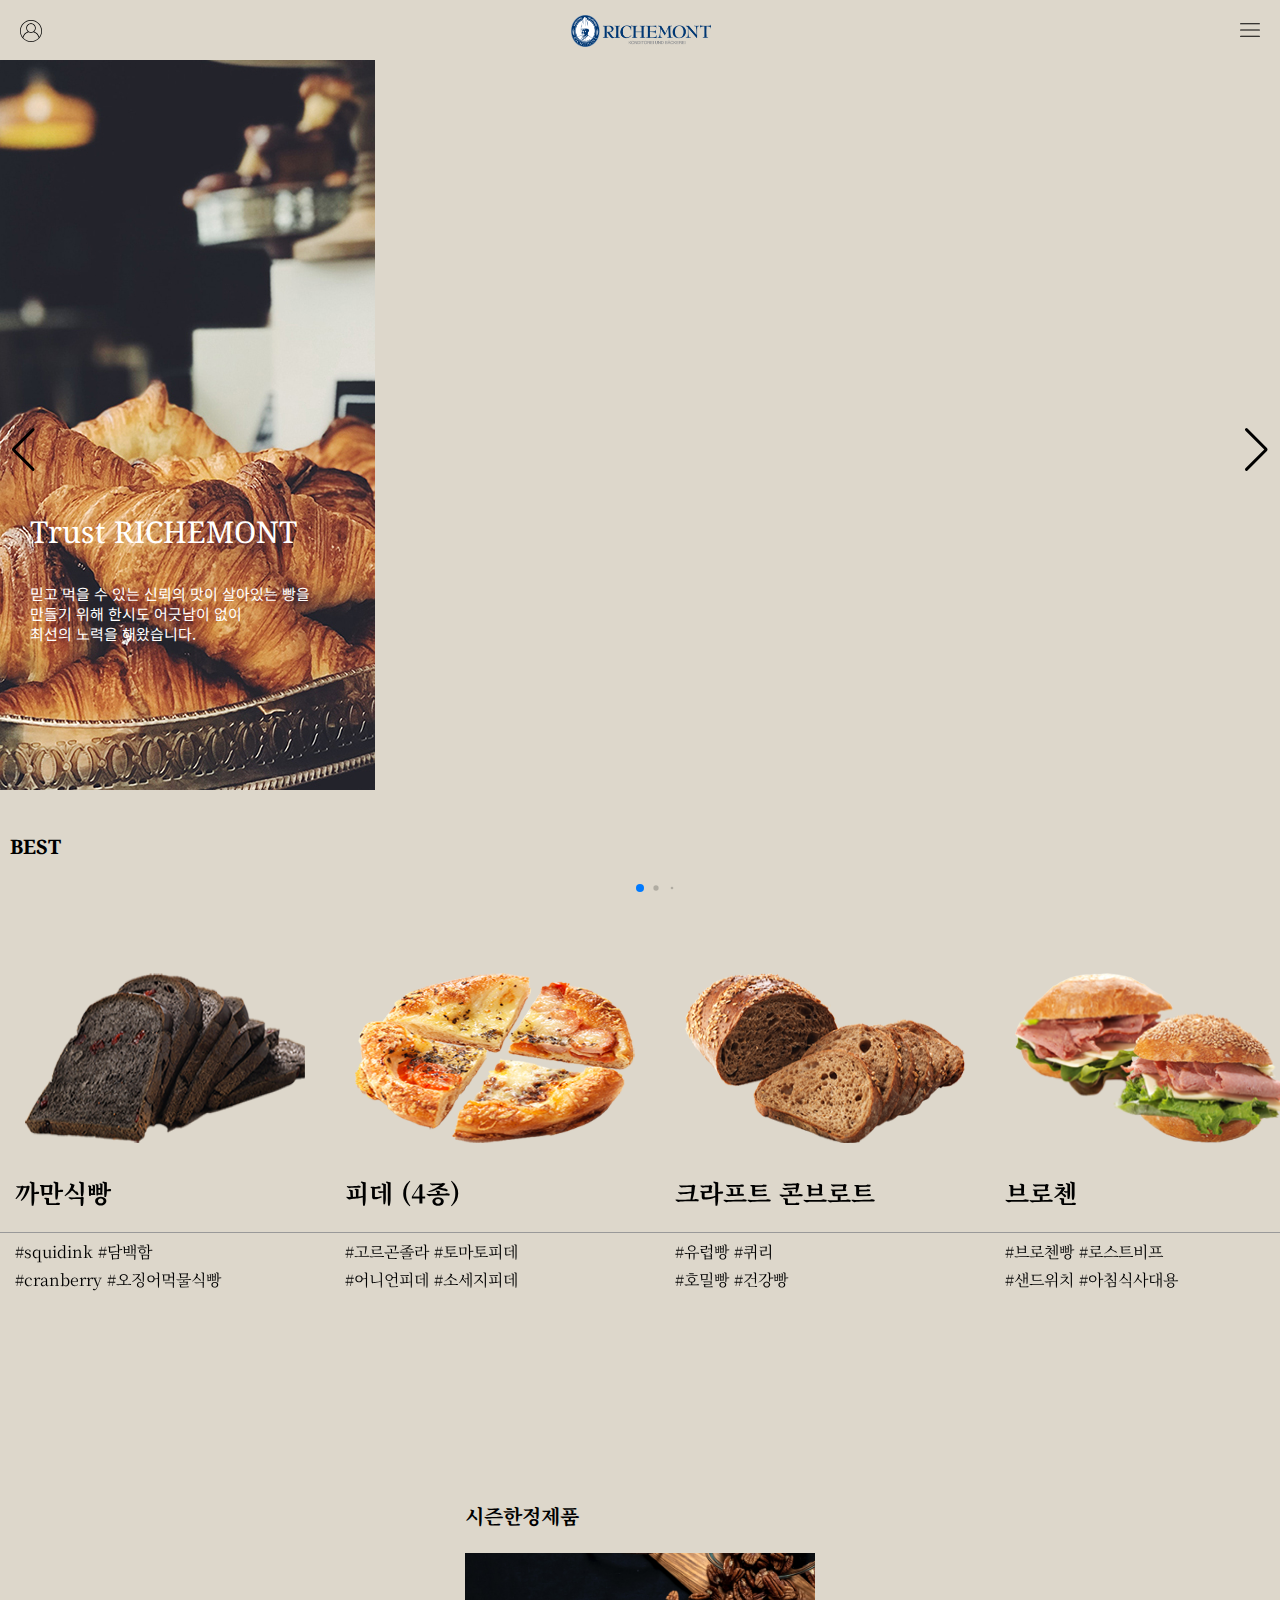
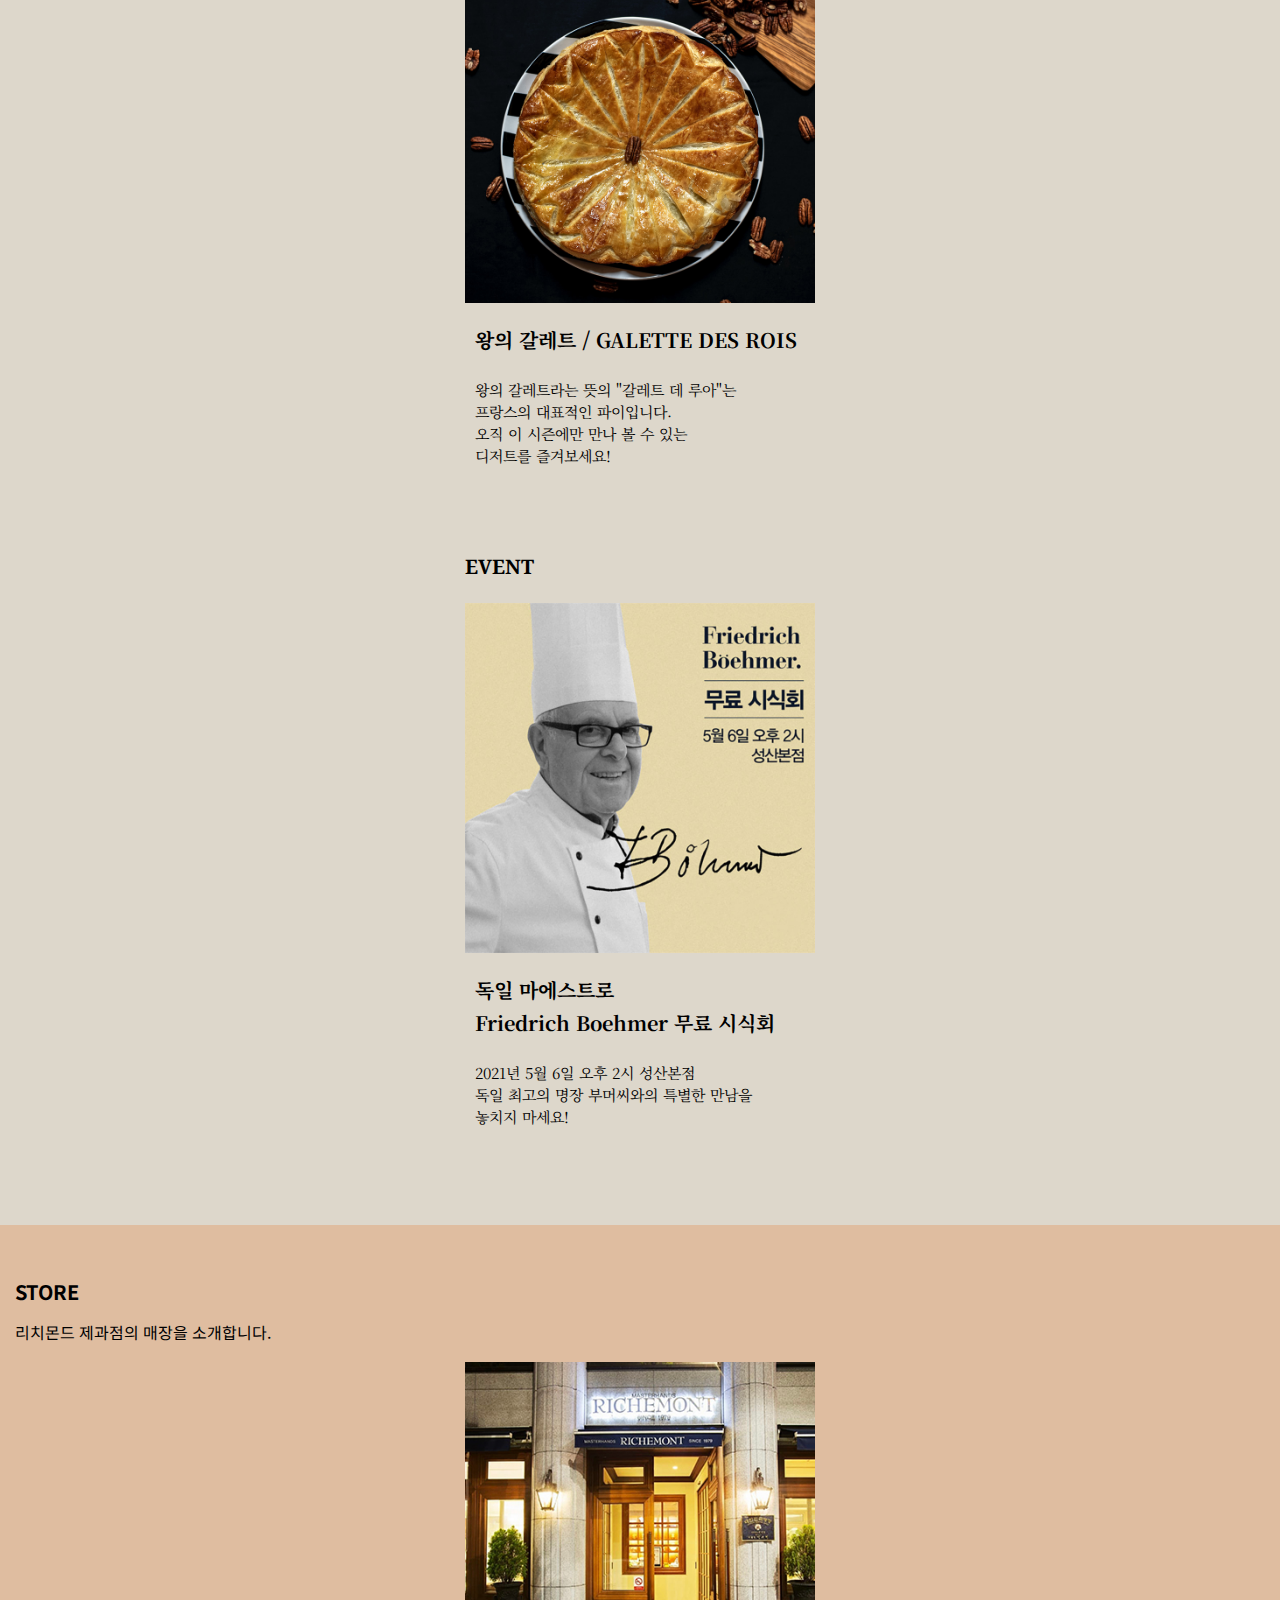
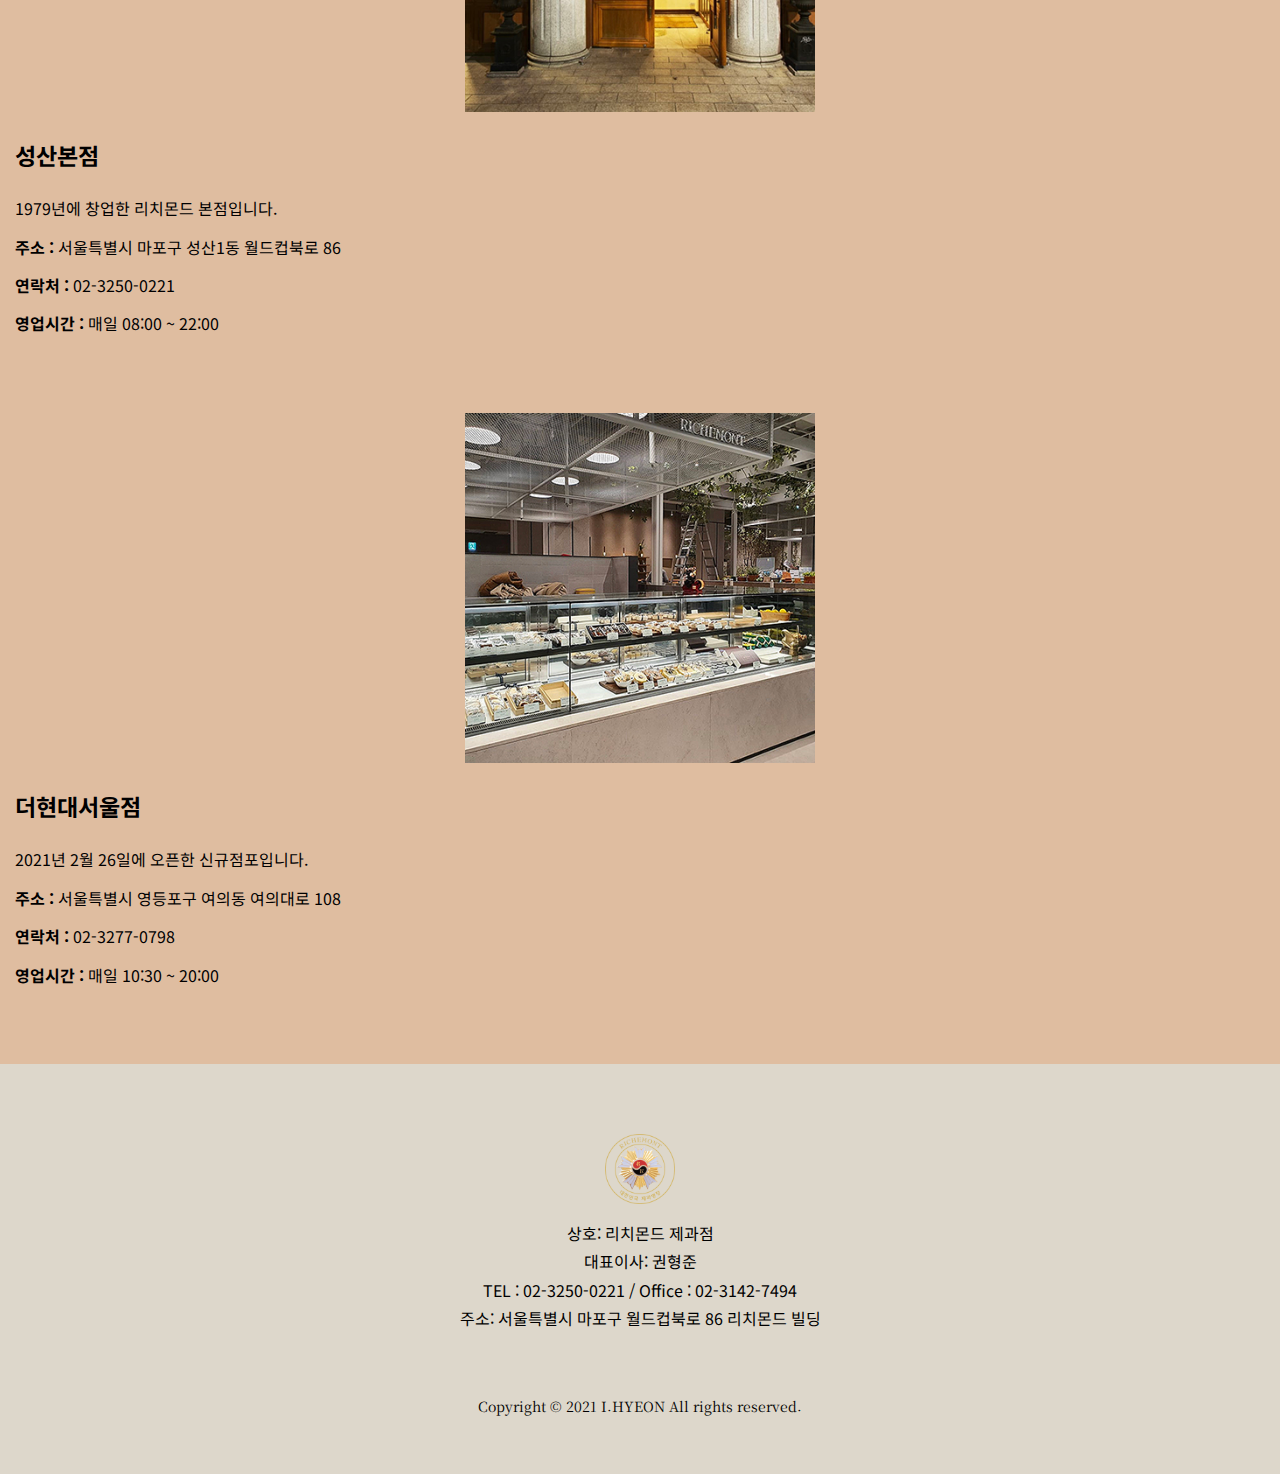
<file: richemont/m_index.html>
<!DOCTYPE html>
<html lang="ko">
<head>
    <meta charset="UTF-8">
    <meta name="viewport" content="width=device-width, initial-scale=1.0">
    <meta http-equiv="X-UA-Compatible" content="ie=edge">
    <title>RICHEMONT BAKERY</title>
    <!-- og -->
    <meta property="og:title" content="RICHEMONT BAKERY">
    <meta property="og:url" content="http://ihyeon.dothome.co.kr/richemont/m_index.html">
    <meta property="og:image" content="#">
    <meta property="og:description" content="RICHEMONT BAKERY 홈페이지 입니다.">
    <meta property="type" content="website">
    <!-- favicon -->
    <link rel="shortcut icon" href="common/favicon/favicon.png" type="image/x-icon">
    <!-- normalize css -->
    <link rel="stylesheet" href="common/normalize.css">
    <!-- Link Swiper's CSS -->
    <link rel="stylesheet" href="https://unpkg.com/swiper/swiper-bundle.min.css">
    <!-- font cdn -->
    <link rel="preconnect" href="https://fonts.gstatic.com">
    <link href="https://fonts.googleapis.com/css2?family=Noto+Sans+KR:wght@400;700&family=Noto+Serif+KR:wght@400;700&family=Noto+Serif+SC:wght@300&family=Noto+Serif:wght@400;700&display=swap" rel="stylesheet">
    <!-- 내가 작성한 css -->
    <link rel="stylesheet" href="m_index.css">
    <!-- jQuery -->
    <script src="https://cdn.jsdelivr.net/npm/jquery@3.5.1/dist/jquery.min.js"></script>
</head>
<body>
    <div class="container">
        <!-- header -->
        <header>
            <div class="icon"><a href="#"><img src="icon/user.svg" alt="user"></a></div>
            <div class="logo"><a href="m_index.html"><img src="images/logo.png" alt="logo"></a></div>
            <div class="menu"><a href="#"><img src="icon/menu.svg" alt="menu"></a></div>
        </header>
        <!-- nav -->
        <ul class="gnb">
            <div class="close"><a href="#"><img src="icon/close.svg" alt="close"></a></div>
            <div class="title">
                <p class="r">R</p>
                <p class="c">C</p>
                <p class="h">H</p>
                <p class="m">M</p>
                <p class="t">T</p>
            </div>
            <div class="list">
                <li class="about"><a href="#">ABOUT</a></li>
                <li><a href="#">STORE</a></li>
                <li><a href="#">BAKERY</a></li>
                <li><a href="#">EVENT</a></li>
                <li><a href="#">SERVICE</a></li>
            </div>
        </ul>       

        <!-- Main (swiper js)-->
        <div class="swiper-container main_list">
            <div class="swiper-wrapper">
                <div class="swiper-slide">
                    <div class="main1"><img src="images/m_bread1.jpg" alt="trust richemont">
                        <h2>Trust RICHEMONT</h2>
                        <p class="box1">믿고 먹을 수 있는 신뢰의 맛이 살아있는 빵을</p>
                        <p class="box2">만들기 위해 한시도 어긋남이 없이</p>
                        <p class="box3">최선의 노력을 해왔습니다.</p>
                    </div>
                </div>

                <div class="swiper-slide">
                    <div class="main2"><img src="images/m_bread2.jpg" alt="richemont academy">
                        <h2>RICHEMONT Academy</h2>
                        <p class="box1">리치몬드제과기술학원은 강사진의 실무경험과</p>
                        <p class="box2">노하우를 살린 전문강의를 통해 당신의 꿈을</p>
                        <p class="box3">실현합니다.</p>
                    </div>
                </div>
            </div>
            <!-- Add Arrows -->
            <div class="swiper-button-next"></div>
            <div class="swiper-button-prev"></div>
        </div>

        <!-- Best product (swiper js) -->
        <h3 class="best">BEST</h3>
        <div class="swiper-container pro_list">
            <div class="swiper-wrapper">
                <div class="swiper-slide" >
                    <div class="best1">
                        <a href="#"><img src="images/best1.png" alt="까만식빵"></a>
                        <p class="best_title"><a href="#">까만식빵</a></p>
                        <p>#squidink #담백함</p>
                        <p>#cranberry #오징어먹물식빵</p>
                    </div>
                </div>

                <div class="swiper-slide" >
                    <div class="best2">
                        <a href="#"><img src="images/best2.png" alt="피데"></a>
                        <p class="best_title"><a href="#">피데 (4종)</a></p>
                        <p>#고르곤졸라 #토마토피데</p>
                        <p>#어니언피데 #소세지피데</p>
                    </div>
                </div>

                <div class="swiper-slide" >
                    <div class="best3">
                        <a href="#"><img src="images/best5.png" alt="크라프트 콘브로트"></a>
                        <p class="best_title"><a href="#">크라프트 콘브로트</a></p>
                        <p>#유럽빵 #퀴리</p>
                        <p>#호밀빵 #건강빵</p>
                    </div>
                </div>

                <div class="swiper-slide" >
                    <div class="best4">
                        <a href="#"><img src="images/best6.png" alt="브로첸"></a>
                        <p class="best_title"><a href="#">브로첸</a></p>
                        <p>#브로첸빵 #로스트비프</p>
                        <p>#샌드위치 #아침식사대용</p>
                    </div>
                </div>

                <div class="swiper-slide" >
                    <div class="best5">
                        <a href="#"><img src="images/best3.png" alt="딸기 생크림 케이크"></a>
                        <p class="best_title"><a href="#">딸기 생크림 케이크</a></p>
                        <p>#신선한생크림 #strawberry</p>
                        <p>#딸기무스 #시그니처케이크</p>
                    </div>
                </div>

                <div class="swiper-slide" >
                    <div class="best6">
                        <a href="#"><img src="images/best4.png" alt="그린티 바움쿠헨"></a>
                        <p class="best_title"><a href="#">그린티 바움쿠헨</a></p>
                        <p>#독일전통케익 #greentea</p>
                        <p>#그린티 #선물용</p>
                    </div>
                </div>

                <div class="swiper-slide" >
                    <div class="best7">
                        <a href="#"><img src="images/best7.png" alt="샤를로트 쇼콜라"></a>
                        <p class="best_title"><a href="#">샤를로트 쇼콜라</a></p>
                        <p>#파베초콜릿 #수제초콜릿</p>
                        <p>#달콤함 #초코케이크</p>
                    </div>
                </div>

                <div class="swiper-slide" >
                    <div class="best8">
                        <a href="#"><img src="images/best8.png" alt="링마이 아로니아"></a>
                        <p class="best_title"><a href="#">링마이 아로니아</a></p>
                        <p>#아로니아듬뿍 #바삭한빵</p>
                        <p>#건강빵 #달콤한빵</p>
                    </div>
                </div>
            </div>
            <!-- Add Pagination -->
            <div class="swiper-pagination"></div>
        </div>

        <!-- Season event -->
        <div class="event_wrap">
            <div class="season">
                <h3>시즌한정제품</h3>
                <img src="images/season.jpeg" alt="시즌메뉴 갈레트">
                <h4><a href="#">왕의 갈레트 / GALETTE DES ROIS</a></h4>
                <p class="event_title">왕의 갈레트라는 뜻의 "갈레트 데 루아"는</p>
                <p>프랑스의 대표적인 파이입니다.</p>
                <p>오직 이 시즌에만 만나 볼 수 있는</p>
                <p>디저트를 즐겨보세요!</p>
            </div>

            <div class="event">
                <h3>EVENT</h3>
                <img src="images/event.jpg" alt="독일 명장 부머와의 만남">
                <h4><a href="#">독일 마에스트로</a></h4>
                <p class="event1"><a href="#">Friedrich Boehmer 무료 시식회</a></p>
                <p class="event_title">2021년 5월 6일 오후 2시 성산본점</p>
                <p>독일 최고의 명장 부머씨와의 특별한 만남을
                <p>놓치지 마세요!</p>
            </div>
        </div>
        
        <!-- Store -->
        <div class="store_wrap">
            <h3 class="store">STORE</h3>
            <p class="intro">리치몬드 제과점의 매장을 소개합니다.</p>
            <div class="store1">
                <img src="images/store1.jpg" alt="성산본점">
                <div class="box1">
                    <h4>성산본점</h4>
                    <p class="intro1">1979년에 창업한 리치몬드 본점입니다.</p>
                    <p><span>주소 :</span> 서울특별시 마포구 성산1동 월드컵북로 86</p>
                    <p><span>연락처 :</span> 02-3250-0221</p>
                    <p><span>영업시간 :</span> 매일 08:00 ~ 22:00</p>
                </div>
            </div>

            <div class="store2">
                <img src="images/store2.jpg" alt="더현대서울점">
                <div class="box2">
                    <h4>더현대서울점</h4>
                    <p class="intro2">2021년 2월 26일에 오픈한 신규점포입니다.</p>
                    <p><span>주소 :</span> 서울특별시 영등포구 여의동 여의대로 108</p>
                    <p><span>연락처 :</span> 02-3277-0798</p>
                    <p><span>영업시간 :</span> 매일 10:30 ~ 20:00</p>
                </div>
            </div>
        </div>

        <!-- footer -->
        <footer>
            <div class="mastermark">
                <img src="images/mastermark.png" alt="대한민국 기능장" class="master">
            </div>
            <div class="footer_wrap">
                <p>상호: 리치몬드 제과점</p>
                <p>대표이사: 권형준</p>
                <p>TEL : 02-3250-0221  / Office : 02-3142-7494</p>
                <p>주소: 서울특별시 마포구 월드컵북로 86 리치몬드 빌딩</p>
            </div>
            <p class="copy">Copyright © 2021 I.HYEON All rights reserved.</p>
        </footer>    
    </div>

    <!-- Swiper JS -->
    <script src="https://unpkg.com/swiper/swiper-bundle.min.js"></script>
    <!-- 내가 작성한 js -->
    <script src="m_index.js"></script>
</body>
</html>
</file>
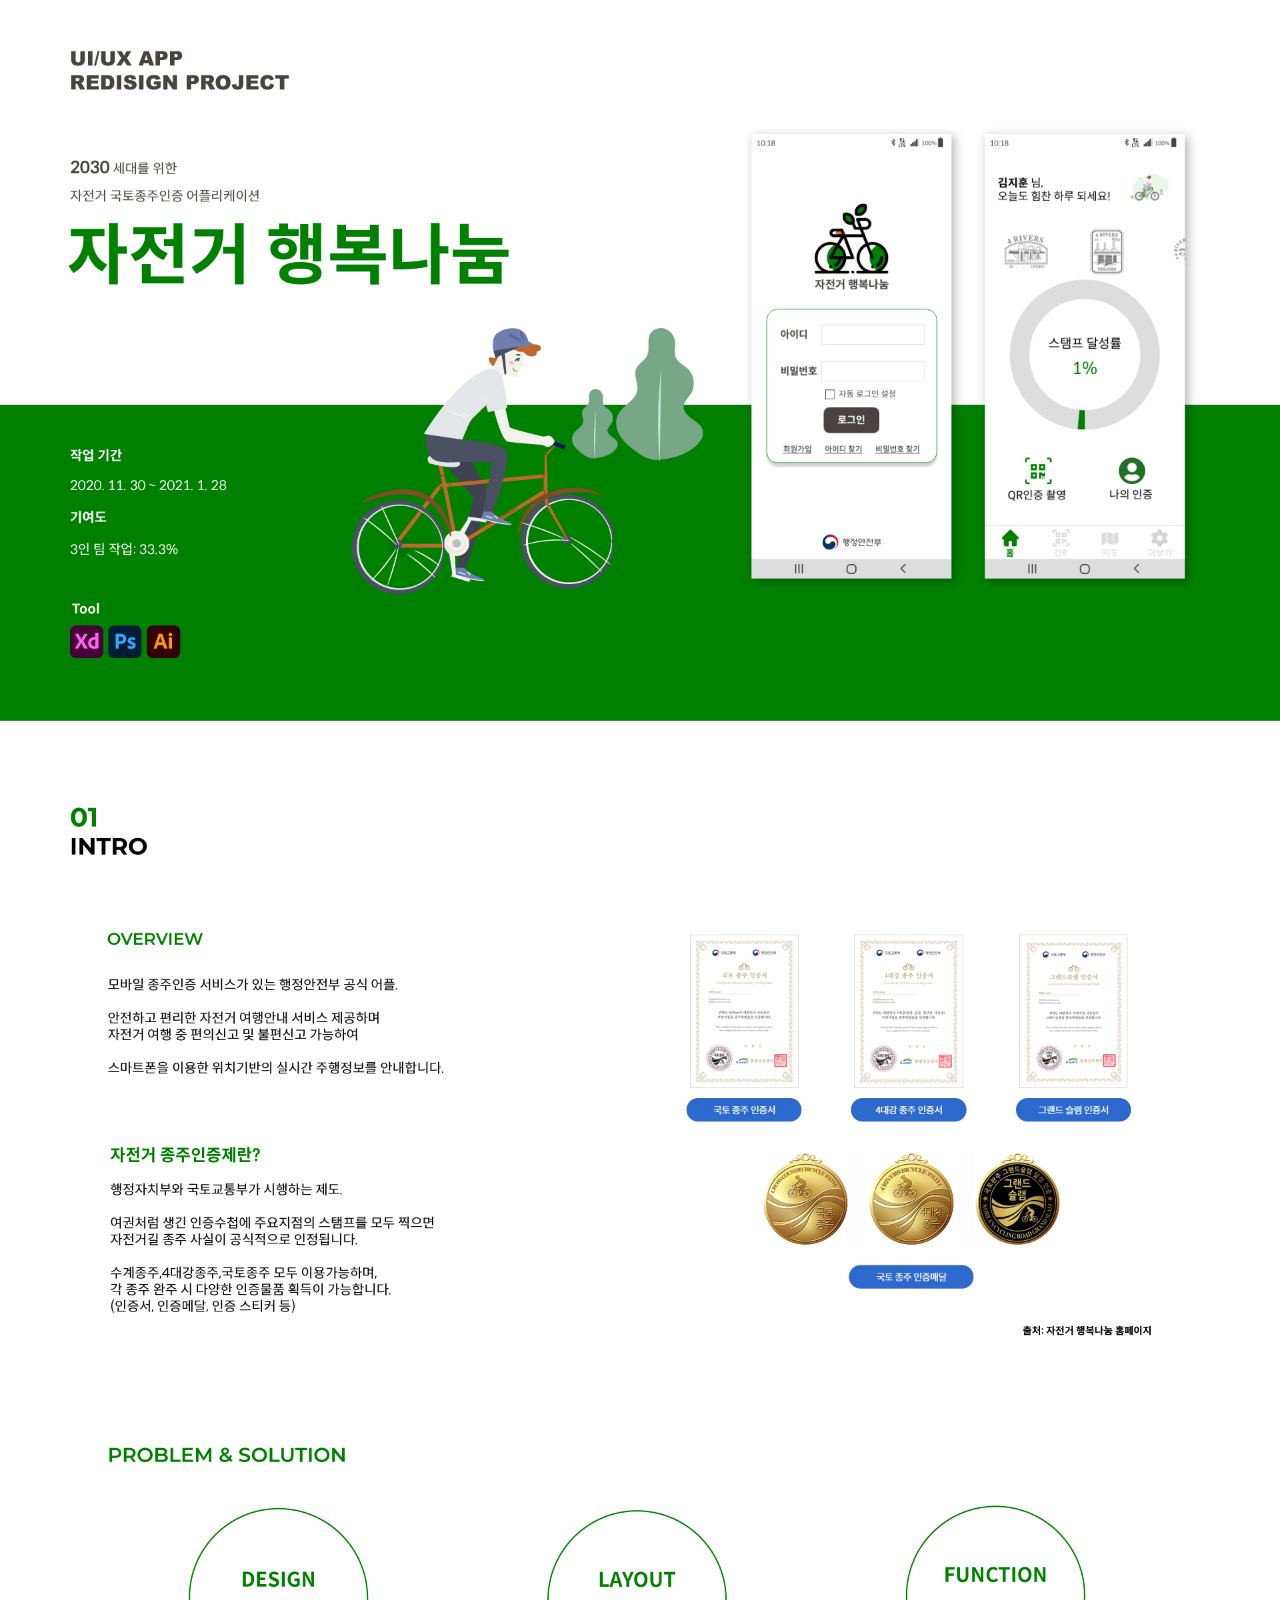
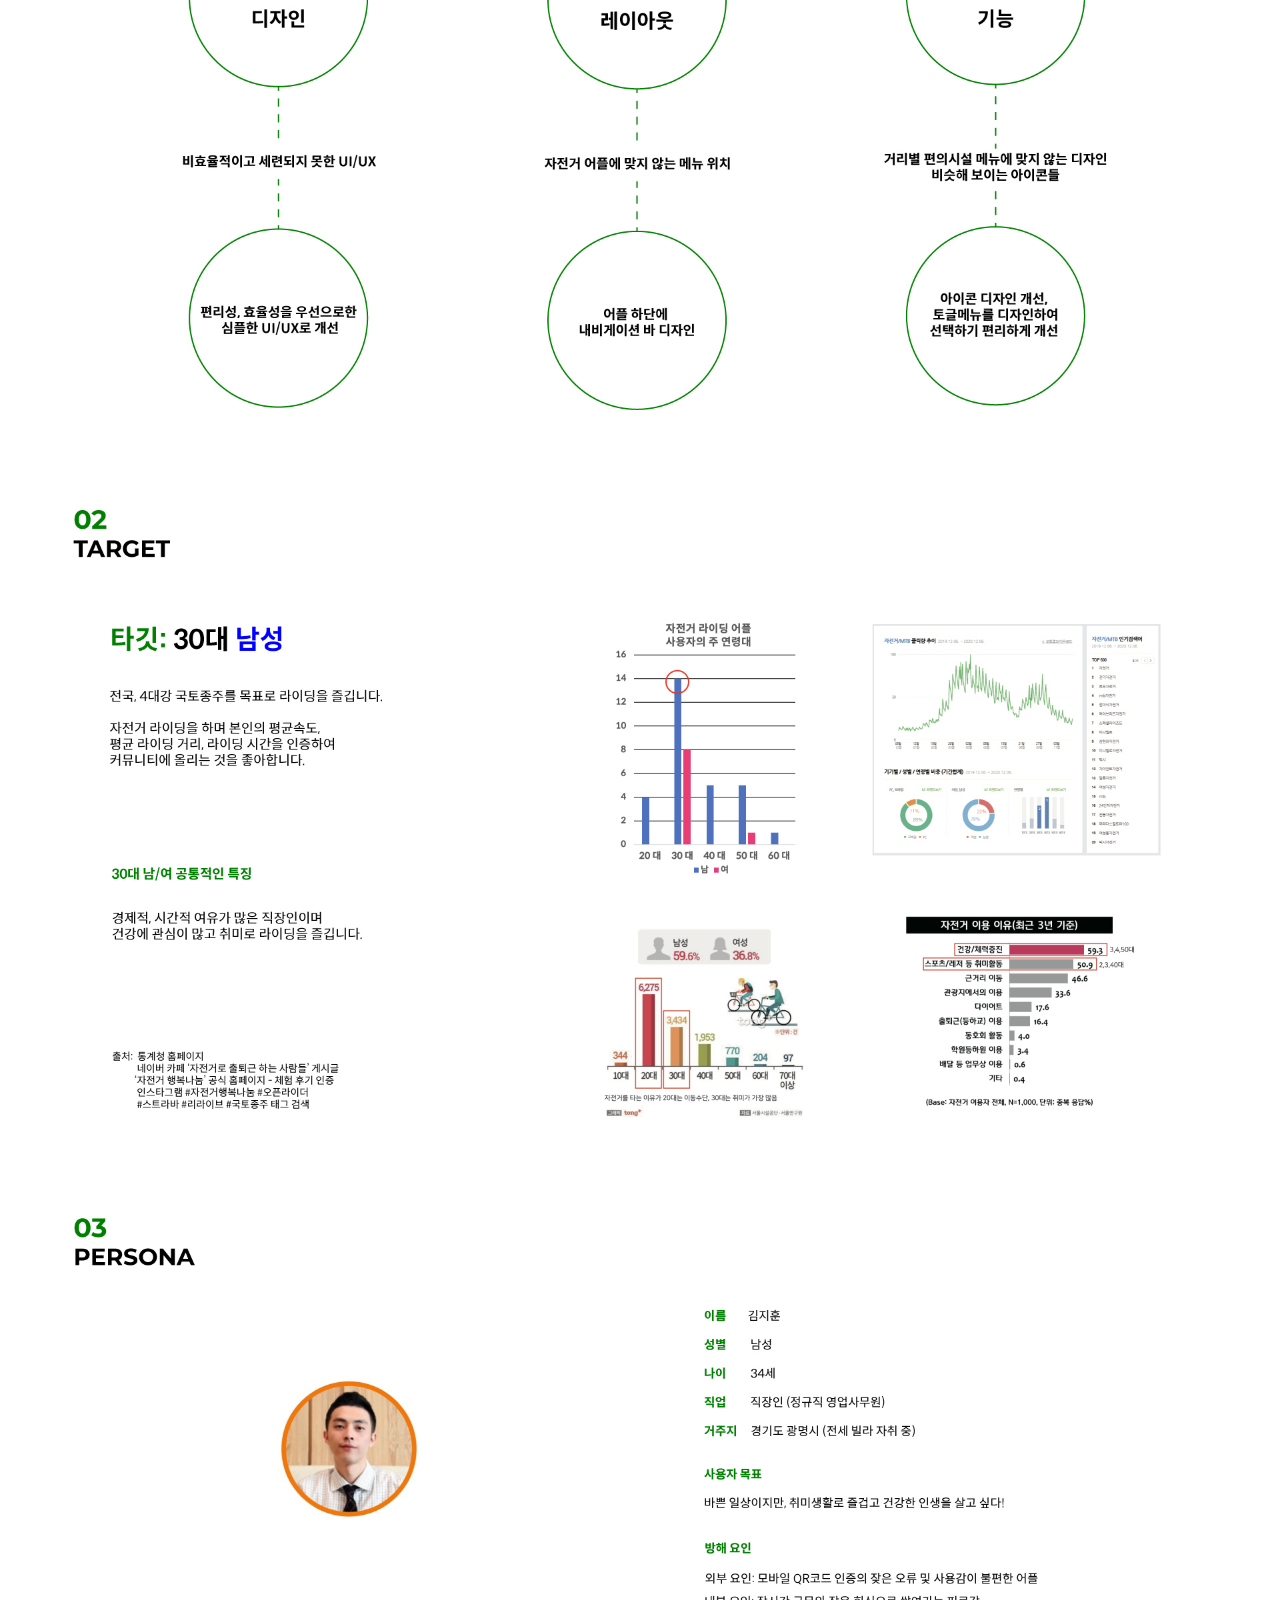
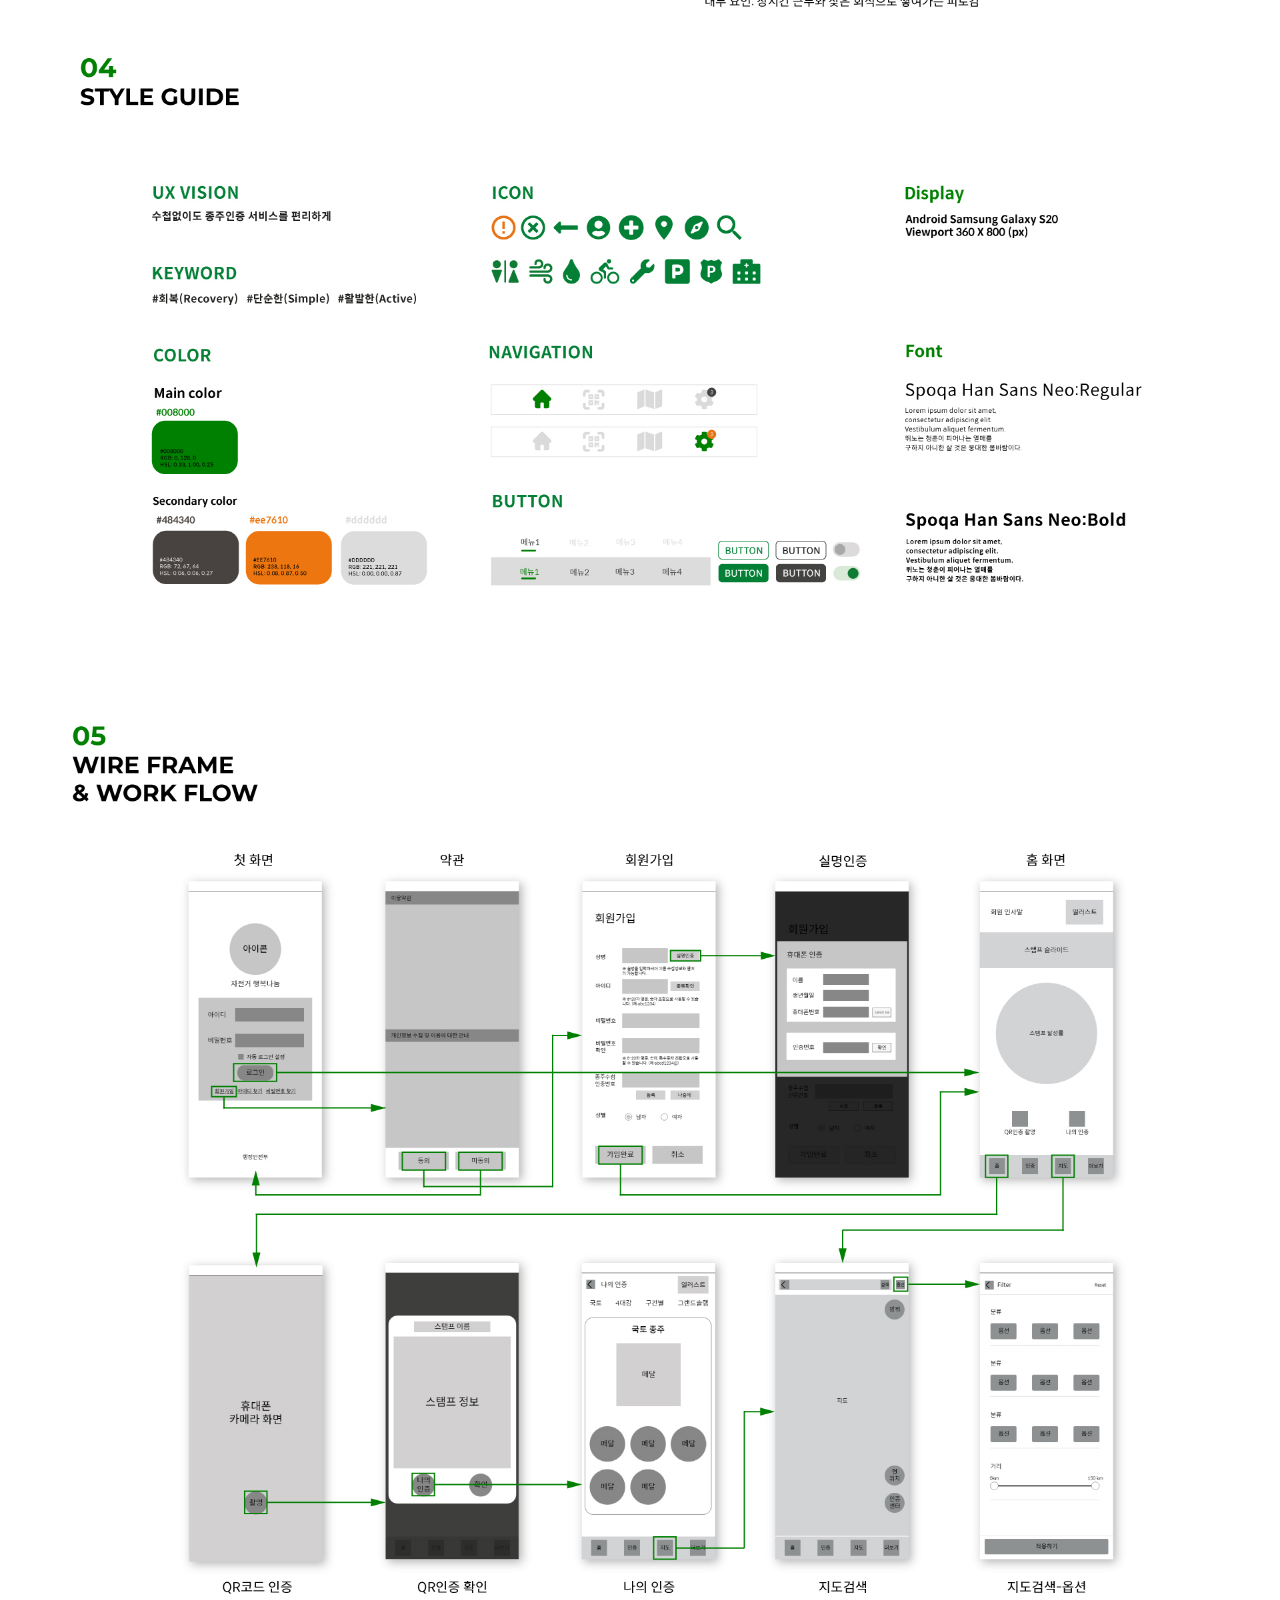
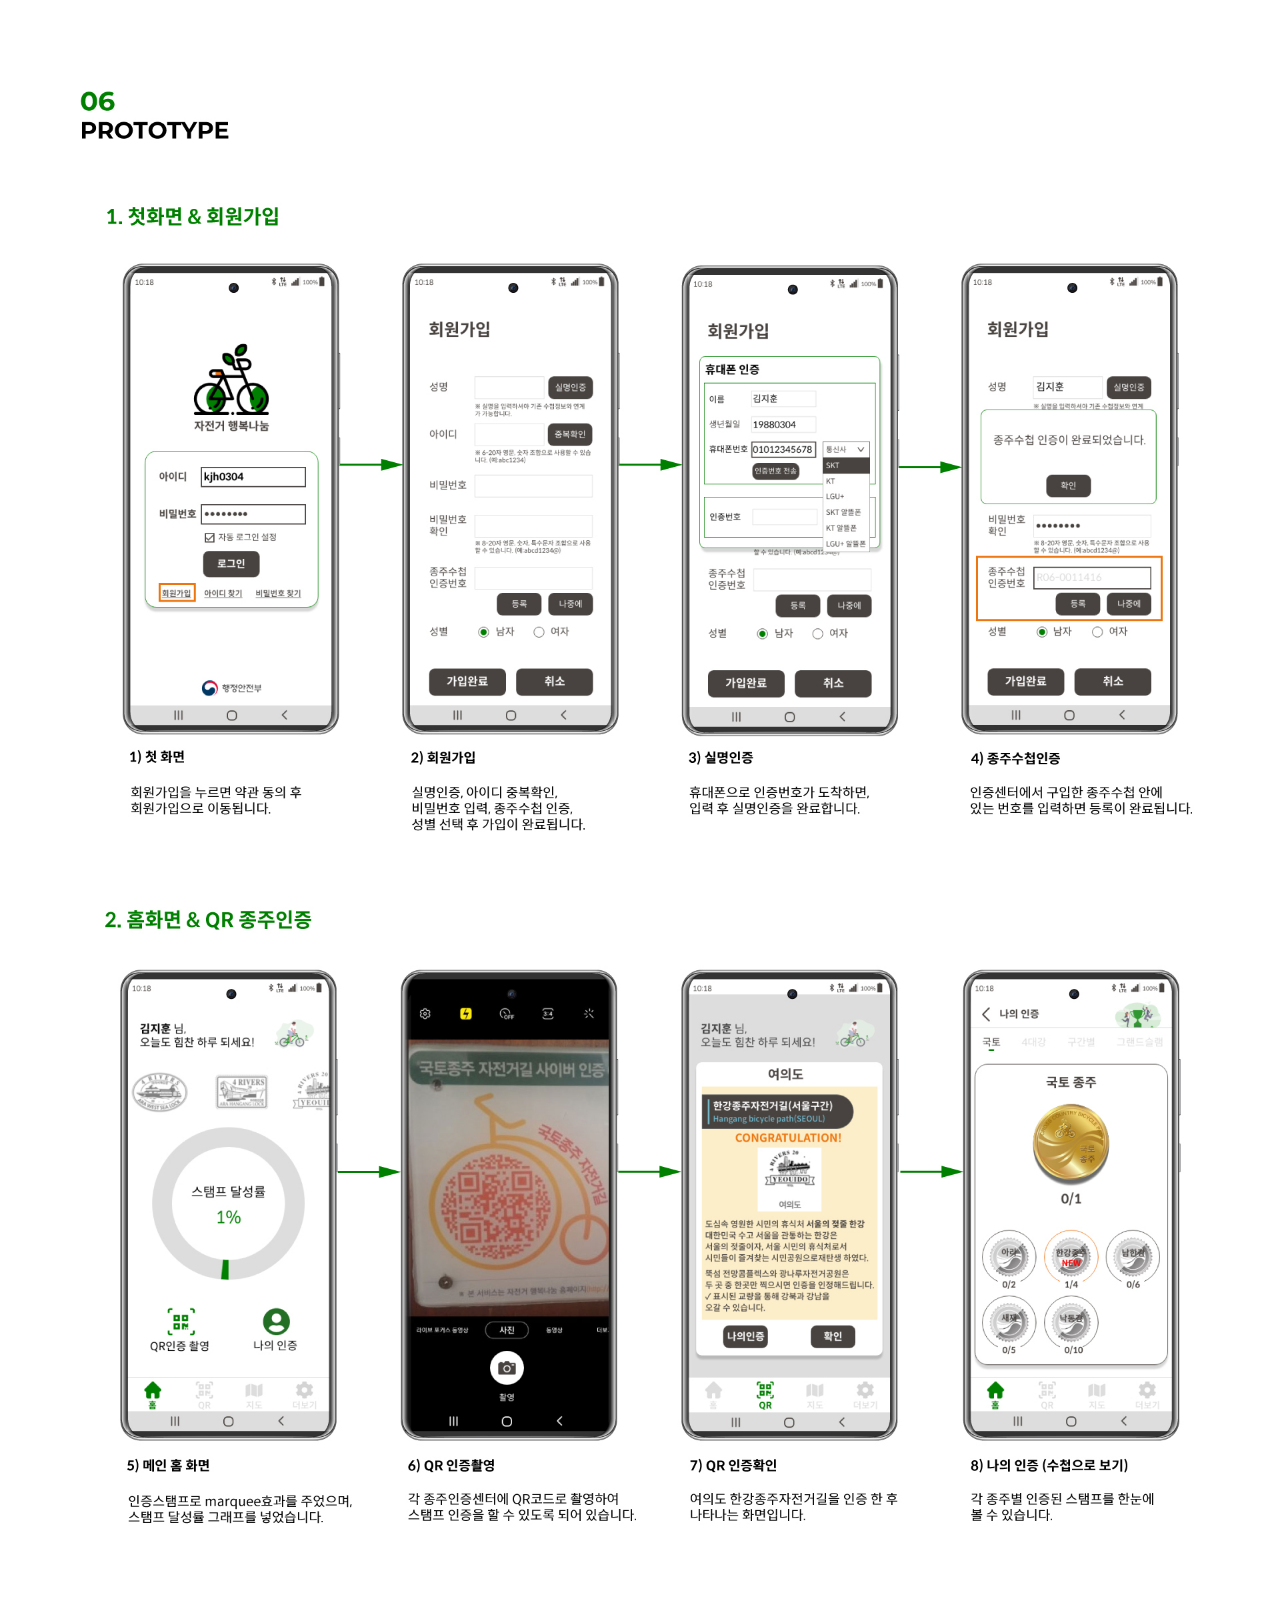
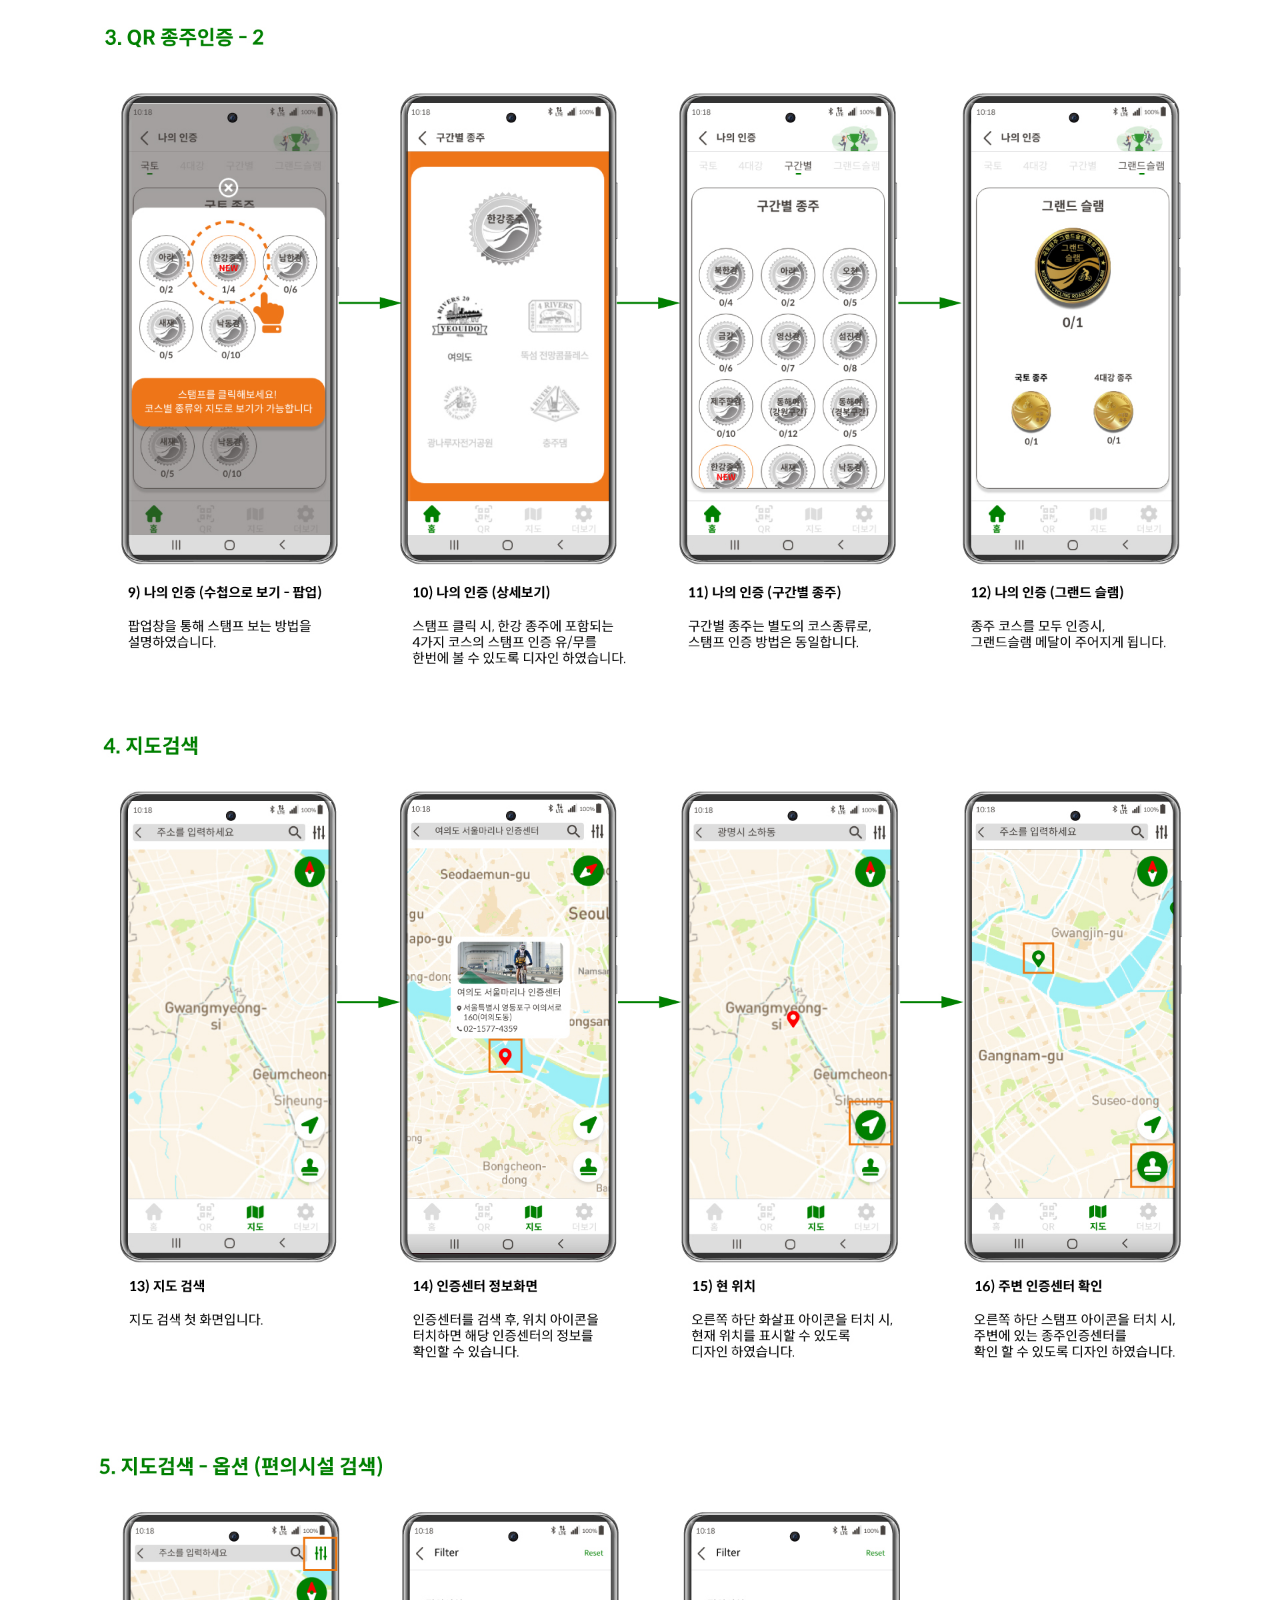
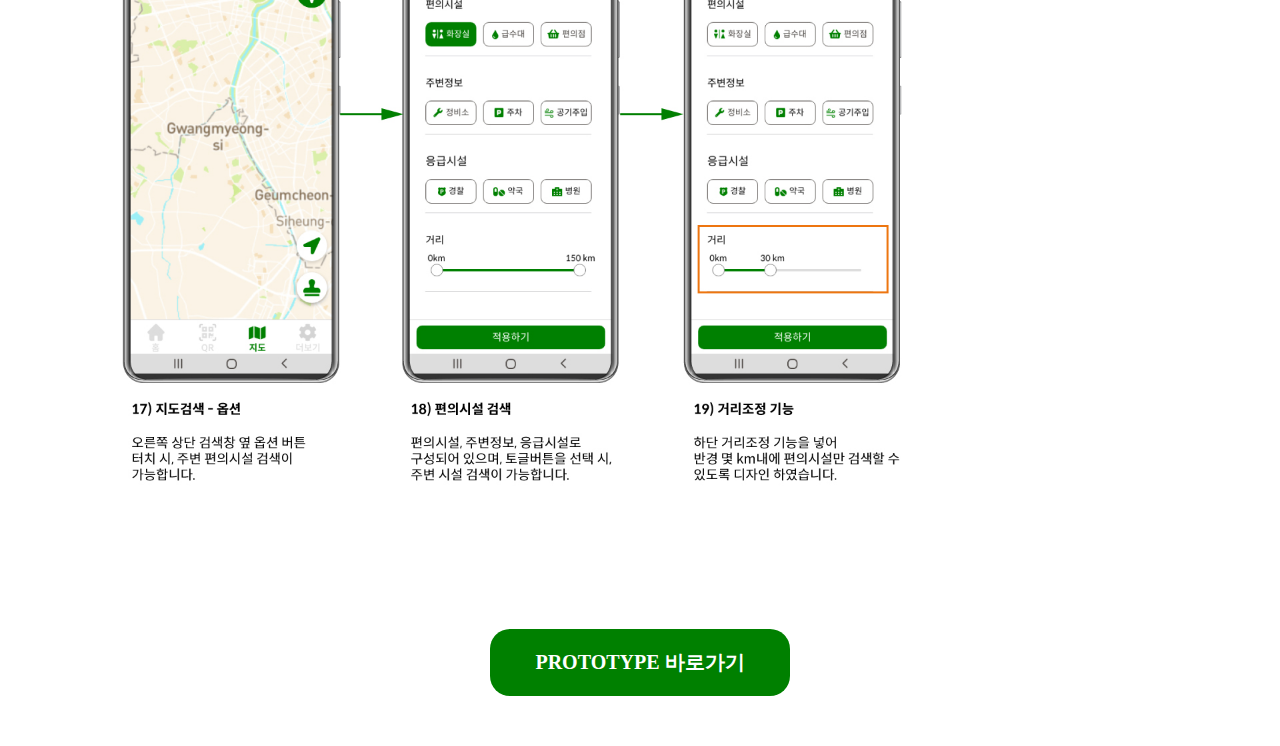
<file: uiux/uiuxguide.html>
<!DOCTYPE html>
<html lang="ko">
<head>
    <meta charset="UTF-8">
    <meta name="viewport" content="width=device-width, initial-scale=1.0">
    <meta http-equiv="X-UA-Compatible" content="ie=edge">
    <title>UI/UX GUIDE l 자전거 행복나눔</title>
        <!-- favicon -->
        <link rel="shortcut icon" href="images/favicon.png" type="image/x-icon">
    <style>
        body { margin:0; }
        div img { max-width:100%; height:auto; vertical-align:top; }
        div.uiux { width:100%; }
        div.home { 
            border-radius:20px; 
            width:300px; 
            background-color:#008000;
            margin:50px auto;
        }
        div a { 
            display:block; 
            padding:20px; 
            color:#fff; 
            font-size:20px;
            font-weight:bold;
            text-align:center;
            text-decoration:none;
        }
    </style>
</head>
<body>
    <div class="uiux"><img src="uiuxguide.jpg" alt="uiuxguide">
    <div class="home"><a href="https://xd.adobe.com/view/0f3b2a5b-a85e-47ce-b4d5-d08d979d6be5-5a68/" target="_blank">PROTOTYPE 바로가기 </a></div>
</body>
</html>
</file>
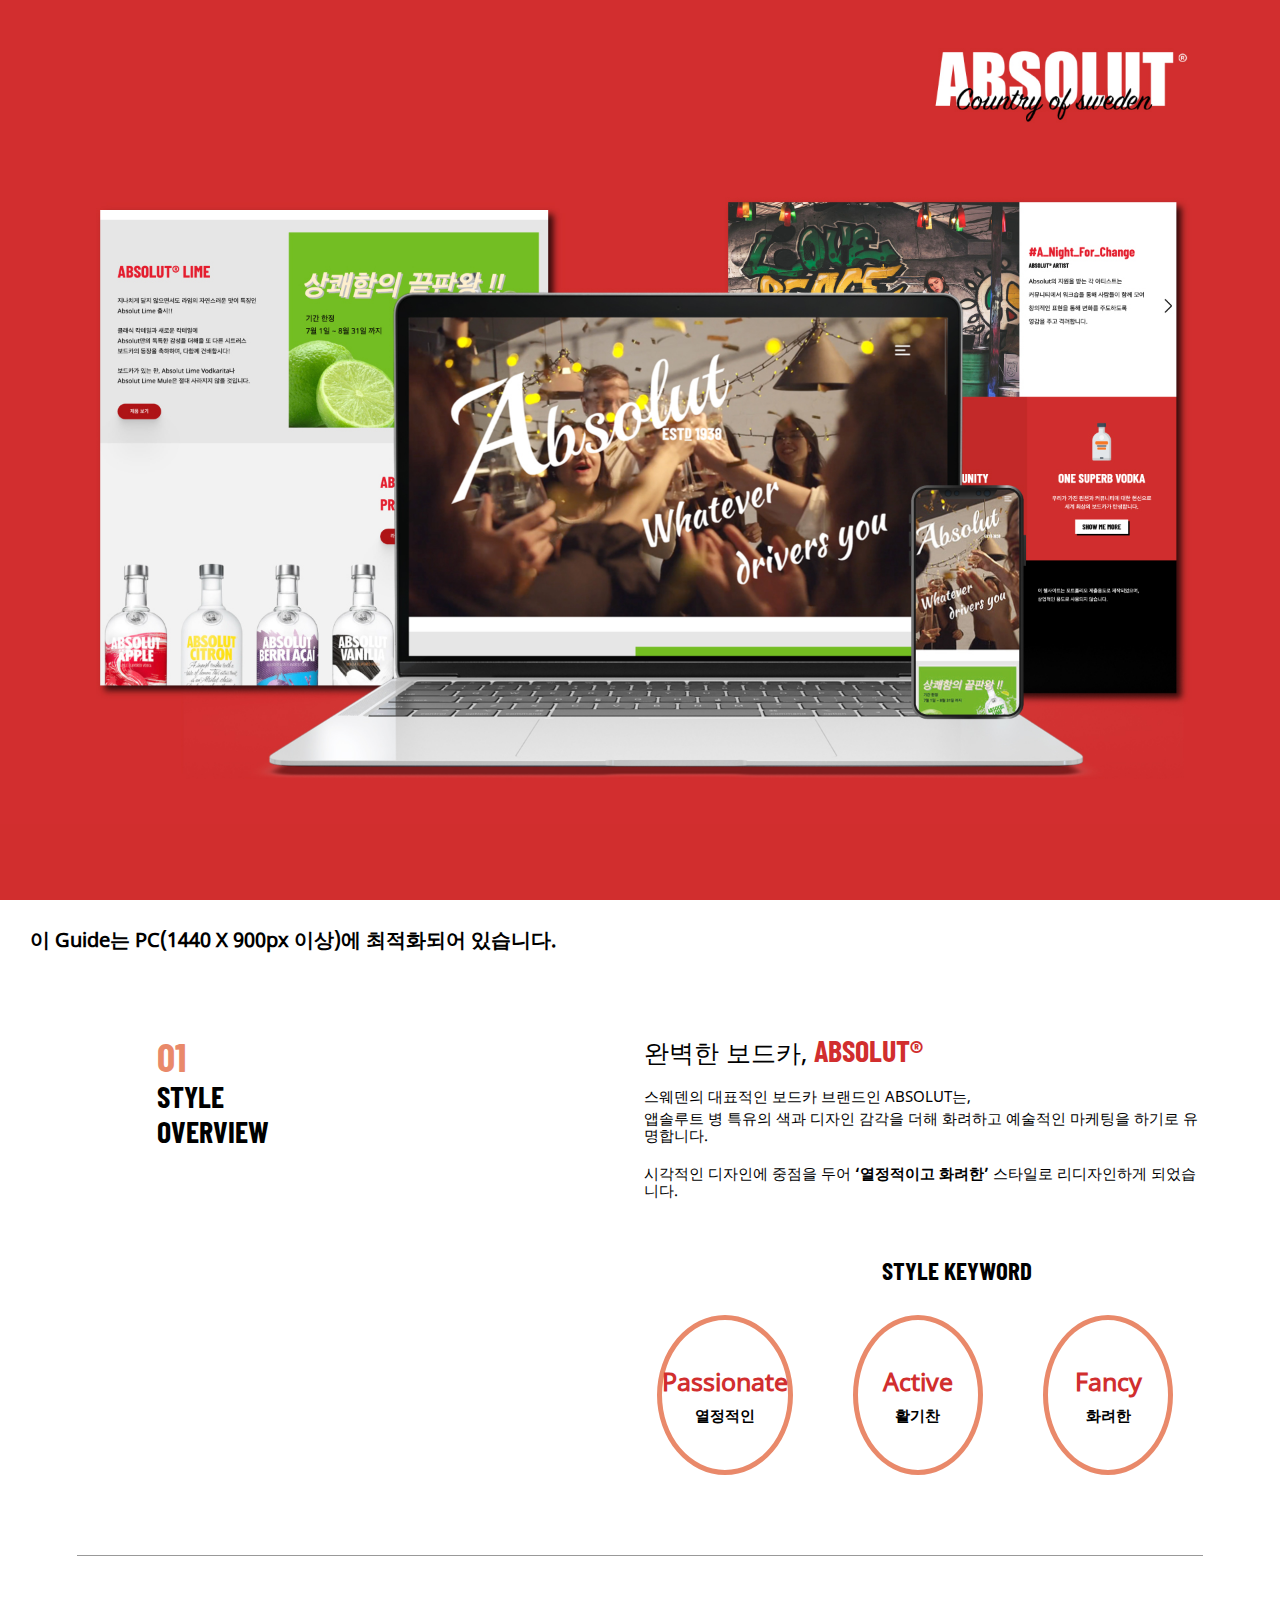
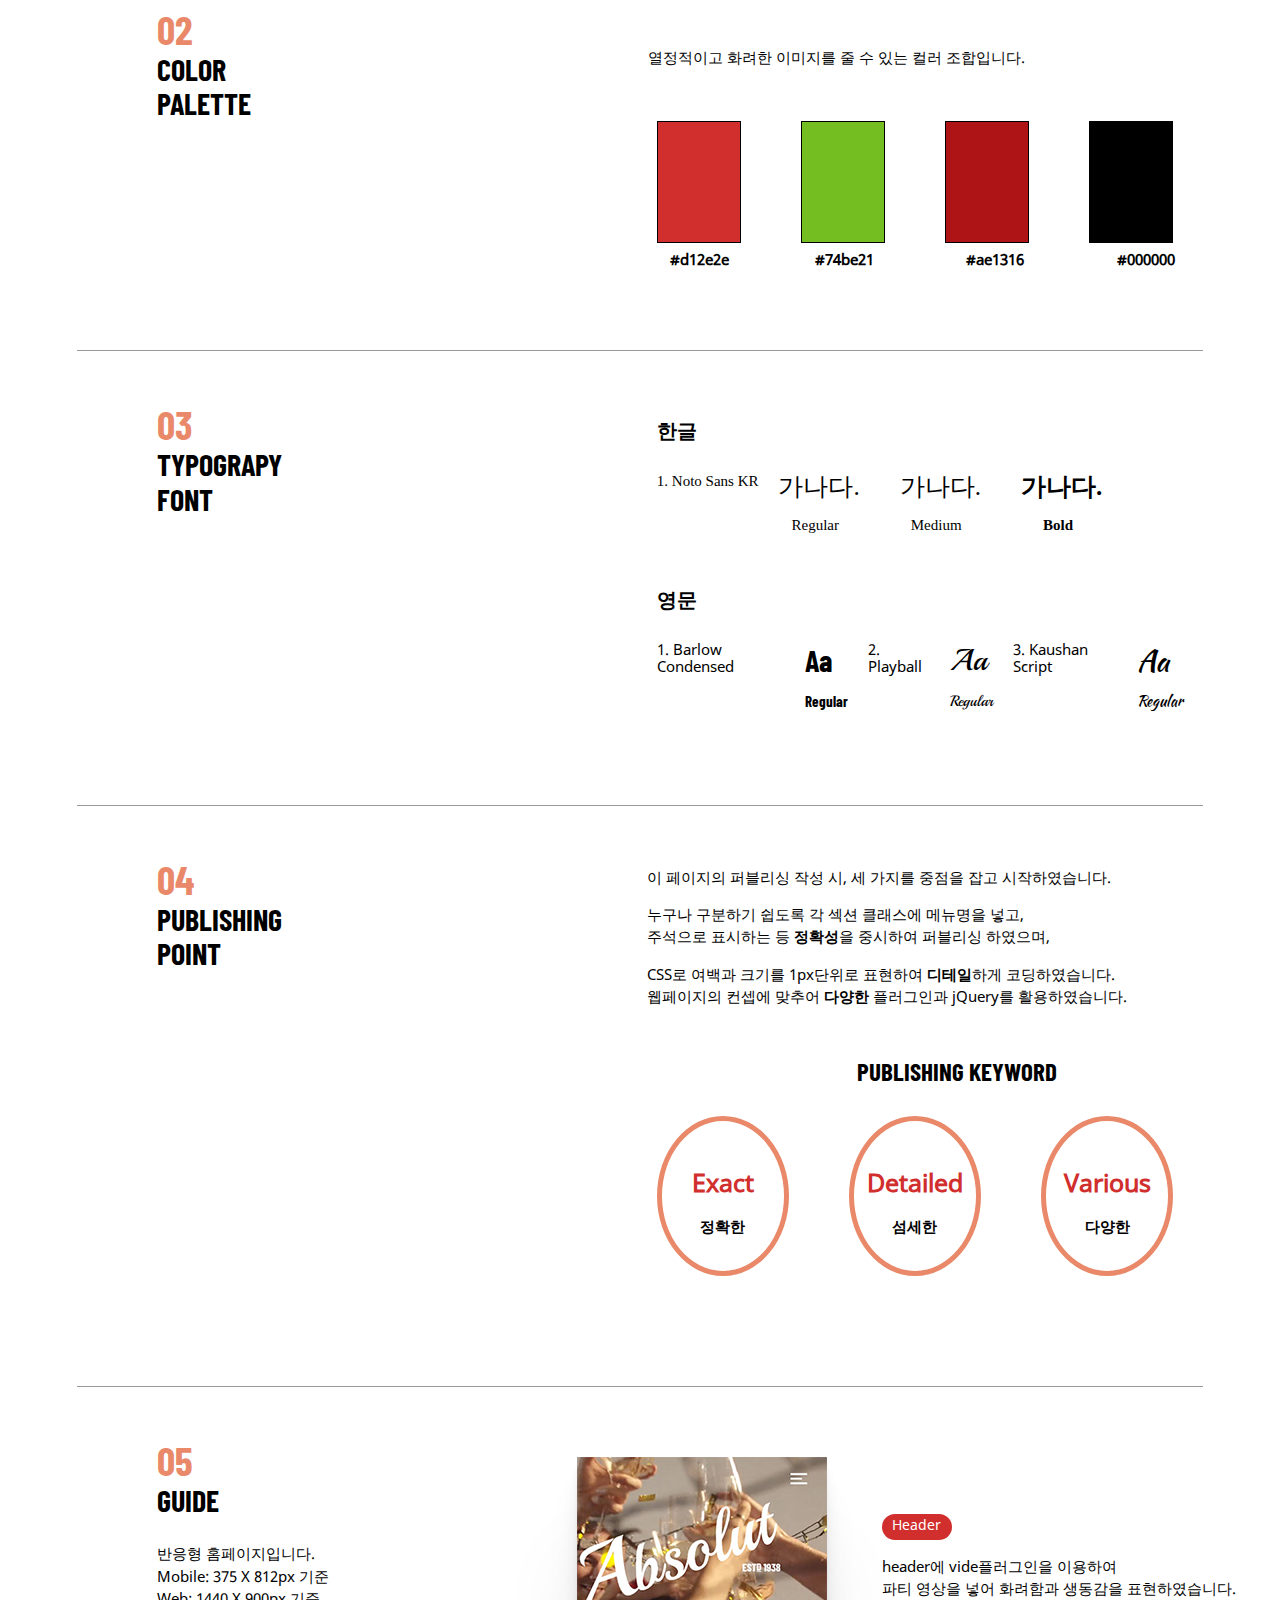
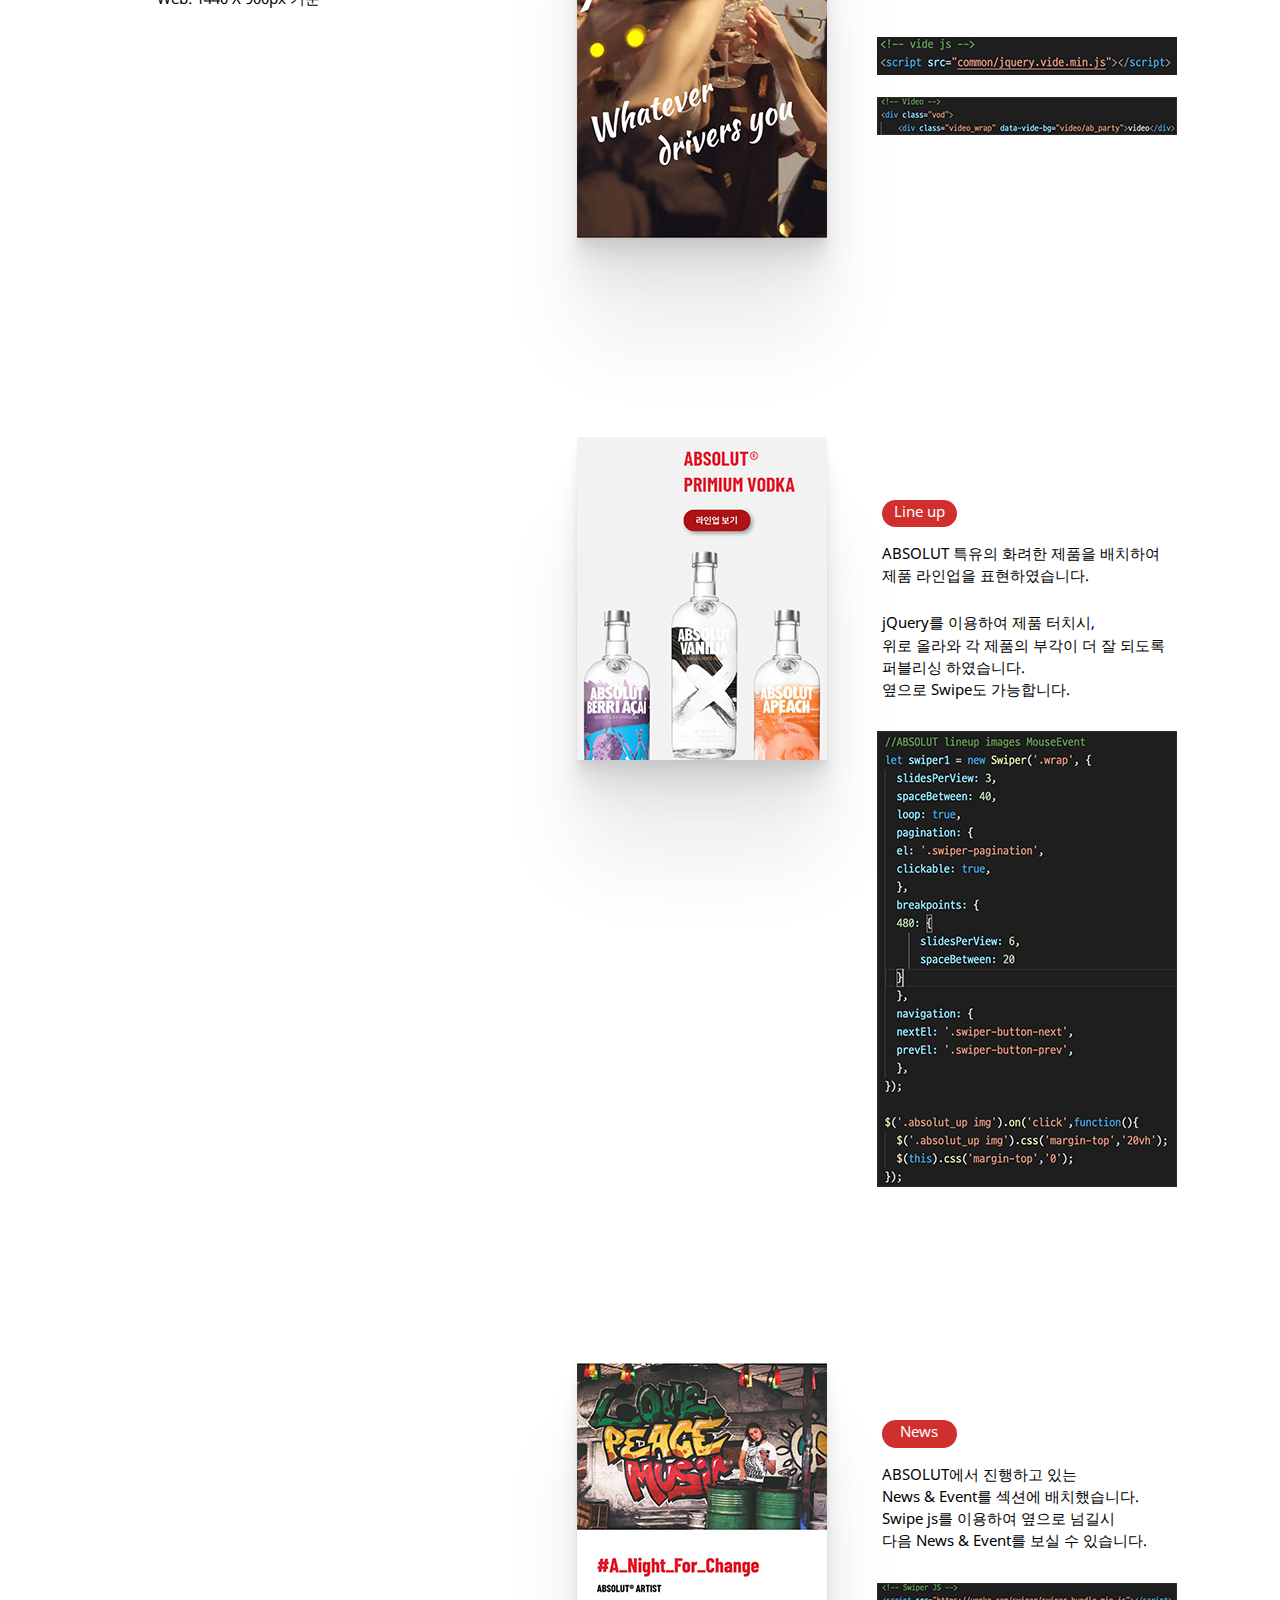
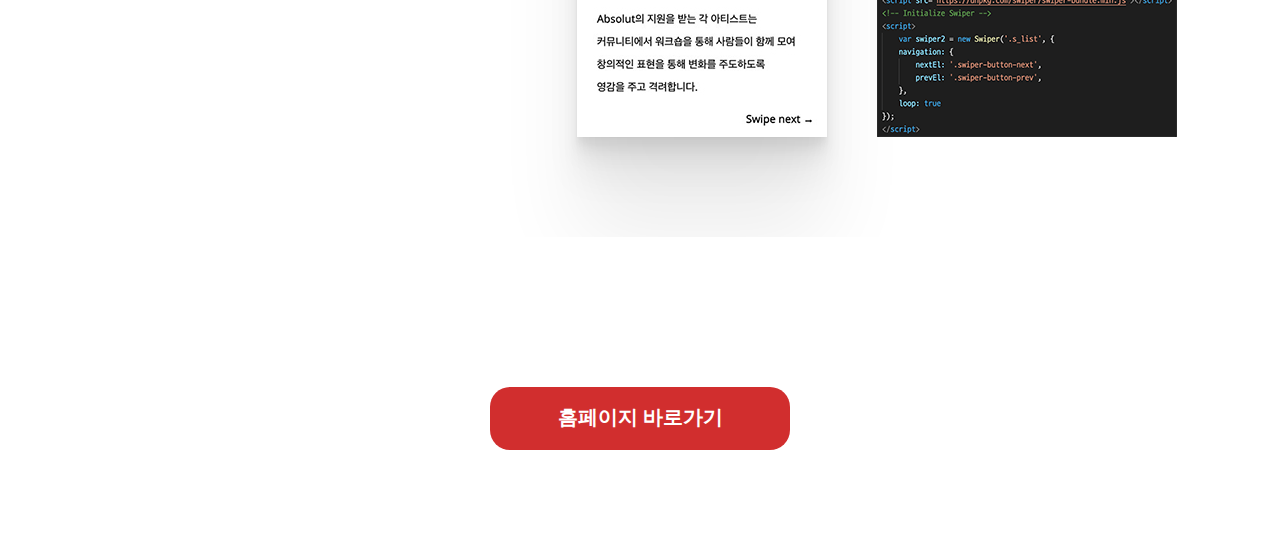
<file: absolut/styleguide/styleguide.html>
<!DOCTYPE html>
<html lang="ko">
<head>
    <meta charset="UTF-8">
    <meta name="viewport" content="width=device-width, initial-scale=1.0">
    <meta http-equiv="X-UA-Compatible" content="ie=edge">
    <title>ABSOLUT®ㅣ Style Guide</title>
        <!-- og -->
        <meta property="og:title" content="ABSOLUT® Vodka">
        <meta property="og:url" content="http://tears710.dothome.co.kr/absolut/styleguide/index.html">
        <meta property="og:image" content="#">
        <meta property="og:description" content="ABSOLUT® Vodka Guide">
        <meta property="type" content="website">
        <!-- favicon -->
        <link rel="shortcut icon" href="../common/favicon/favicon.png" type="image/x-icon">
        <!-- normalize css -->
        <link rel="stylesheet" href="../common/normalize.css">
        <!-- font -->
        <link rel="stylesheet" href="../common/fonts.css">
        <!-- 내가 작성한 css -->
        <link rel="stylesheet" href="styleguide.css">
</head>
<body>
    <div class="mainimg">img</div>
    <div class="container">
        <p>이 Guide는 PC(1440 X 900px 이상)에 최적화되어 있습니다.</p>
        <div class="style_overview">
            <div class="title">
                <div class="title_box1">
                    <h2>01</h2>
                    <h3>STYLE<br>OVERVIEW</h3>
                </div>
                <div class="title_box2">
                    <p class="bold1">완벽한 보드카, <span>ABSOLUT®</span></p>
                    <p>스웨덴의 대표적인 보드카 브랜드인 ABSOLUT는,</p>
                    <p>앱솔루트 병 특유의 색과 디자인 감각을 더해 화려하고 예술적인 마케팅을 하기로 유명합니다. </p>
                    <p>시각적인 디자인에 중점을 두어 <span>‘열정적이고 화려한’</span> 스타일로 리디자인하게 되었습니다.</p>
                </div>
            </div>
    
            <h4>STYLE KEYWORD</h4>
            <div class="s_keyword">
                <div>
                    <p>passionate</p>
                    <p>열정적인</p>
                </div>

                <div>
                    <p>active</p>
                    <p>활기찬</p>
                </div>

                <div>
                    <p>fancy</p>
                    <p>화려한</p>
                </div>
            </div>
        </div>

        <div class="color_palette">
            <div class="title2">
                <div class="title_box4">
                    <h2>02</h2>
                    <h3>COLOR<br>PALETTE</h3>
                </div>
                <div class="title_box5">
                    <p>열정적이고 화려한 이미지를 줄 수 있는 컬러 조합입니다.</p>
                </div>
            </div>

            <div class="hex">
                <div class="d12e2e">box1</div>

                <div class="be21">box2</div>

                <div class="ae1316">box3</div>

                <div class="zero">box4</div>
            </div>
            <div class="hex_num">
                <p>#d12e2e</p>
                <p>#74be21</p>
                <p>#ae1316</p>
                <p>#000000</p>
            </div>
        </div>

        <div class="typo_font">
            <h2>03</h2>
            <h3>TYPOGRAPY<br>FONT</h3>

            <p class="bold2">한글</p>

                <div class="nokr">
                    <p class="bold3">1. Noto Sans KR</p>
                    <div class="nokr_r">
                        <p>가나다.</p>
                        <p>Regular</p>
                    </div>
                    <div class="nokr_m">
                        <p>가나다.</p>
                        <p>Medium</p>
                    </div>
                    <div class="nokr_b">
                        <p>가나다.</p>
                        <p>Bold</p>
                    </div>
                </div>

            <p class="bold2">영문</p>

            <div class="eng_font">
                <p class="bold3">1. Barlow Condensed</p>
                <div class="barlow_b">
                    <p>Aa</p>
                    <p>Regular</p>
                </div>
                <p class="bold3">2. Playball</p>
                <div class="playball">
                    <p>Aa</p>
                    <p>Regular</p>
                </div>
                <p class="bold3">3. Kaushan Script</p>
                <div class="kaushan">
                    <p>Aa</p>
                    <p>Regular</p>
                </div>
            </div>
        </div>

        <div class="pub_point">
            <h2>04</h2>
            <h3>PUBLISHING<br>POINT</h3>
            <p>이 페이지의 퍼블리싱 작성 시, 세 가지를 중점을 잡고 시작하였습니다.</p>
            <p>누구나 구분하기 쉽도록 각 섹션 클래스에 메뉴명을 넣고,</p> 
            <p>주석으로 표시하는 등 <span>정확성</span>을 중시하여 퍼블리싱 하였으며,</p>
            <p>CSS로 여백과 크기를 1px단위로 표현하여 <span>디테일</span>하게 코딩하였습니다.</p>
            <p>웹페이지의 컨셉에 맞추어 <span>다양한</span> 플러그인과 jQuery를 활용하였습니다.  </p>
            <h4>PUBLISHING KEYWORD</h4>
            <div class="p_keyword">
                <div>
                    <p>Exact</p>
                    <p>정확한</p>
                </div>

                <div>
                    <p>Detailed</p>
                    <p>섬세한</p>
                </div>

                <div>
                    <p>Various</p>
                    <p>다양한</p>
                </div>
            </div>
        </div>

        <div class="m_page">
            <h2>05</h2>
            <h3>GUIDE</h3>
            <div class="viewbox">
                <p class="view">반응형 홈페이지입니다.</p>
                <p class="view2">Mobile: 375 X 812px 기준</p>
                <p class="view3">Web: 1440 X 900px 기준</p>
            </div>

            <div class="header"><img src="images/header.jpg" alt="header"></div>
            <div class="txt_box1">
                <p class="header_btn">Header</p>
                <p>header에 vide플러그인을 이용하여</p>
                <p>파티 영상을 넣어 화려함과 생동감을 표현하였습니다.</p>
                <div class="vide_pub"><img src="images/vide_pub.png" alt="vide_pub"></div>
                <div class="video_pub"><img src="images/video_pub.png" alt="video_pub"></div>
            </div>

            <div class="lineup"><img src="images/lineup.jpg" alt="spon_m"></div>
            <div class="txt_box2">
                <p class="lineup_btn">Line up</p>
                <p>ABSOLUT 특유의 화려한 제품을 배치하여</p>
                <p>제품 라인업을 표현하였습니다.</p>
                <p>jQuery를 이용하여 제품 터치시,</p>
                <p>위로 올라와 각 제품의 부각이 더 잘 되도록</p>
                <p>퍼블리싱 하였습니다.</p>
                <p>옆으로 Swipe도 가능합니다.</p>
            </div>
            <div class="lineup_pub"><img src="images/line_up_pub.png" alt="lineup_pub"></div>

            <div class="news"><img src="images/swiper_list.jpg" alt="news"></div>
            <div class="txt_box3">
                <p class="news_btn">News</p>
                <p>ABSOLUT에서 진행하고 있는</p>
                <p>News & Event를 섹션에 배치했습니다.</p>
                <p>Swipe js를 이용하여 옆으로 넘길시</p>
                <p>다음 News & Event를 보실 수 있습니다.</p>
            </div>
            <div class="news_pub"><img src="images/news_pub.png" alt="news_pub"></div>

        </div>
    </div>
    <div class="btn"><a href="../index.html" target="_blank">홈페이지 바로가기 </a></div>
</body>
</html>
</file>
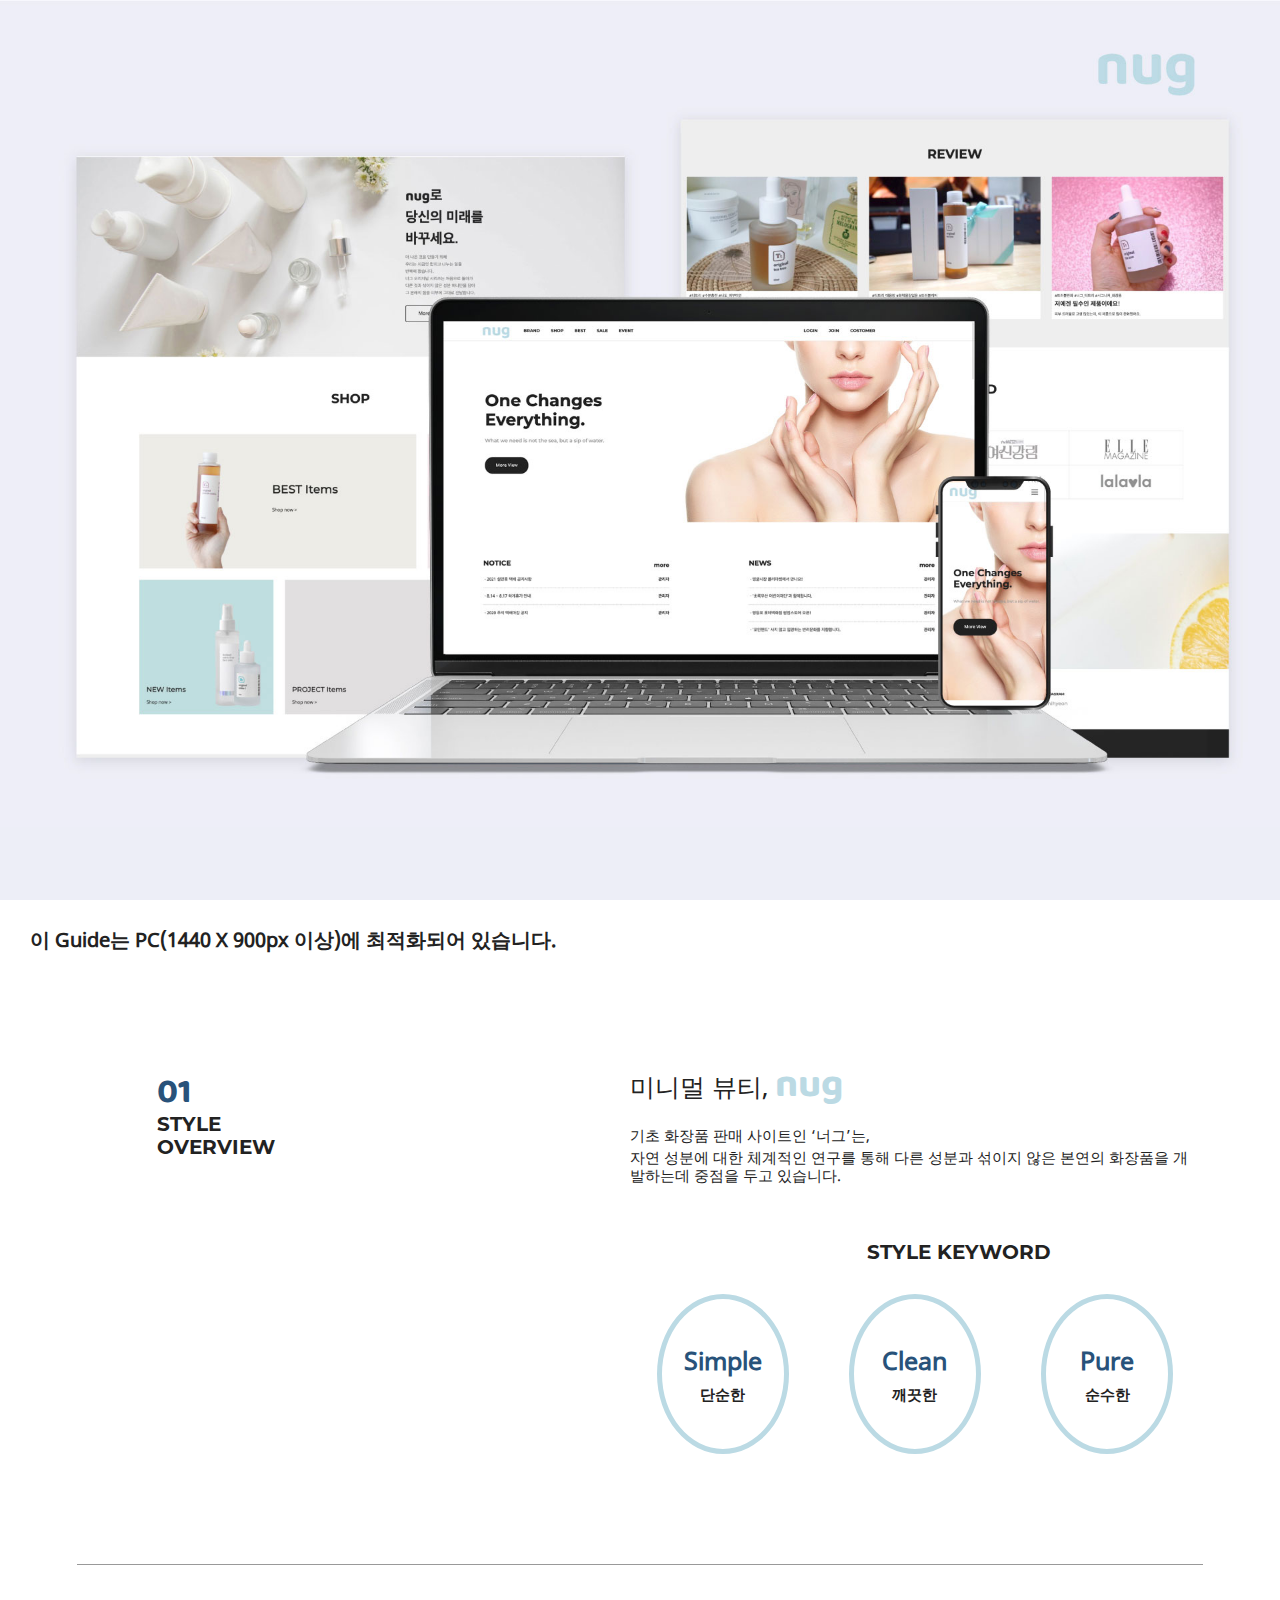
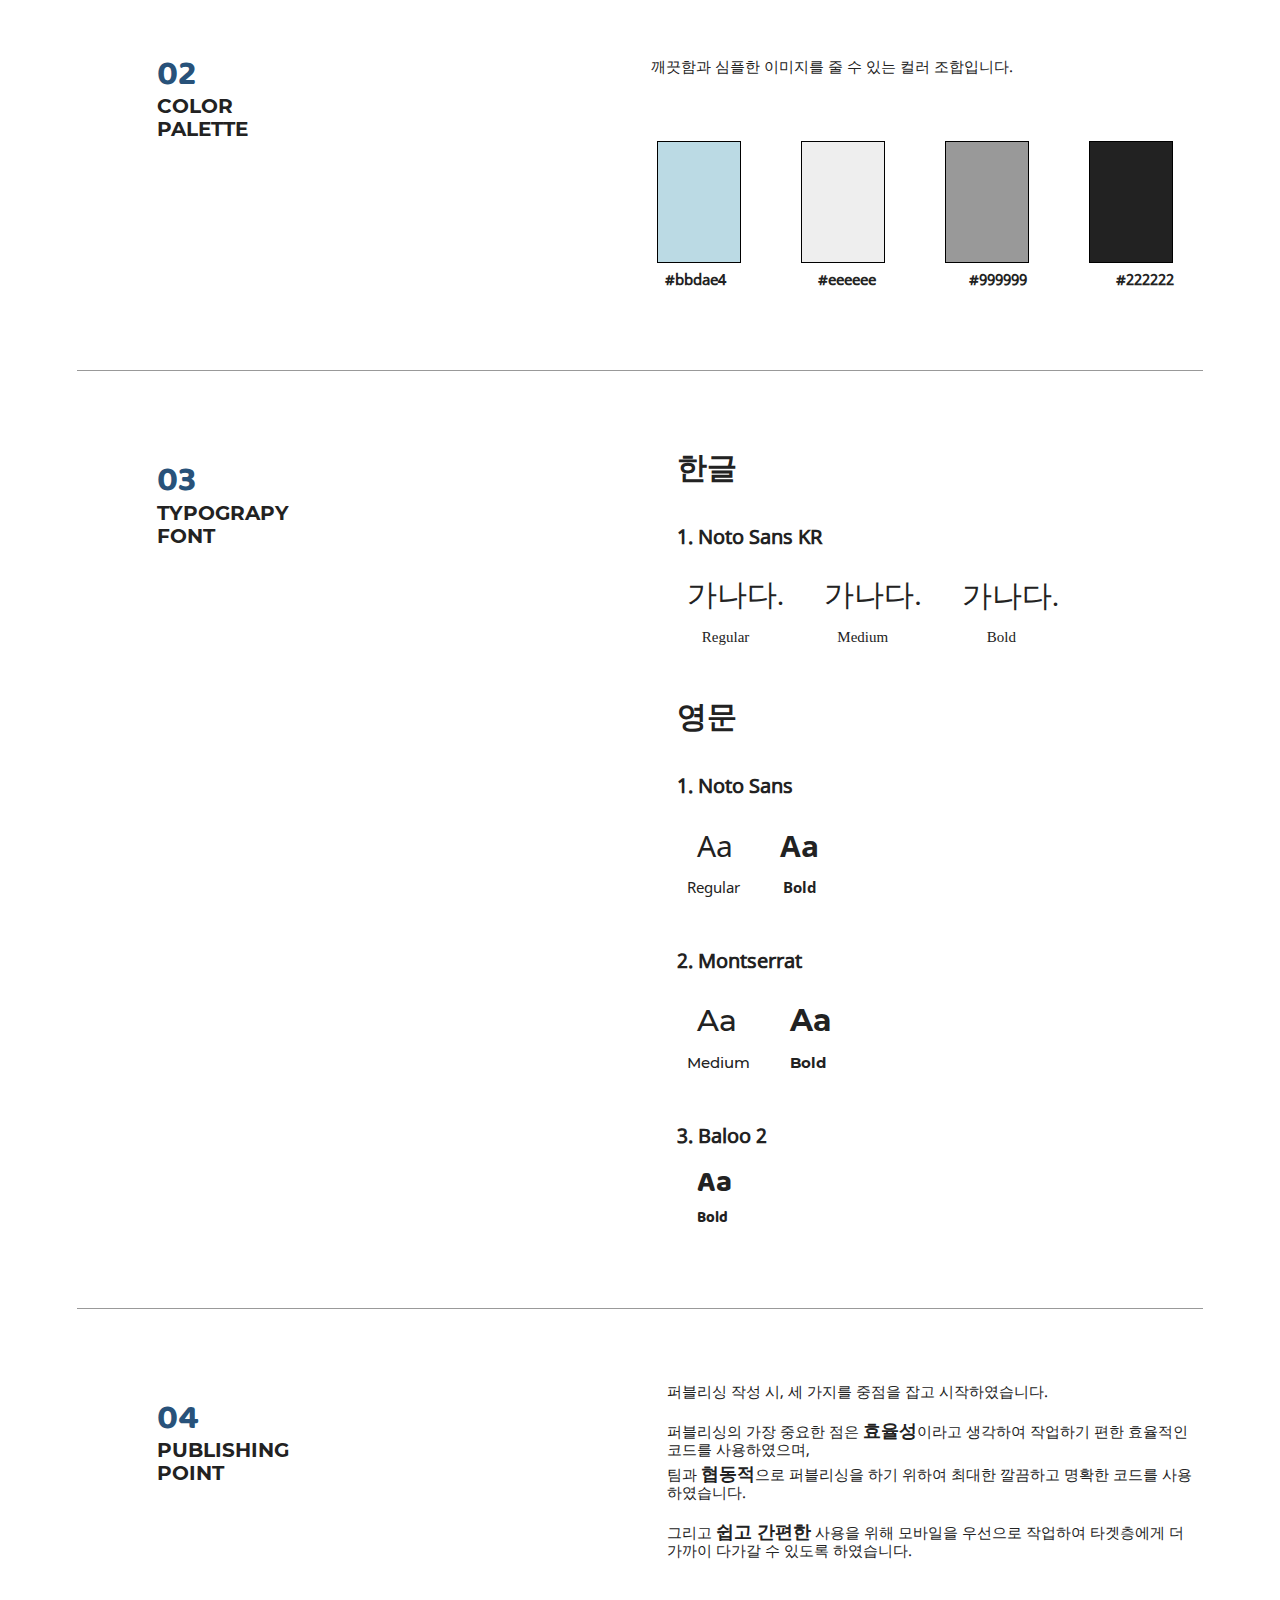
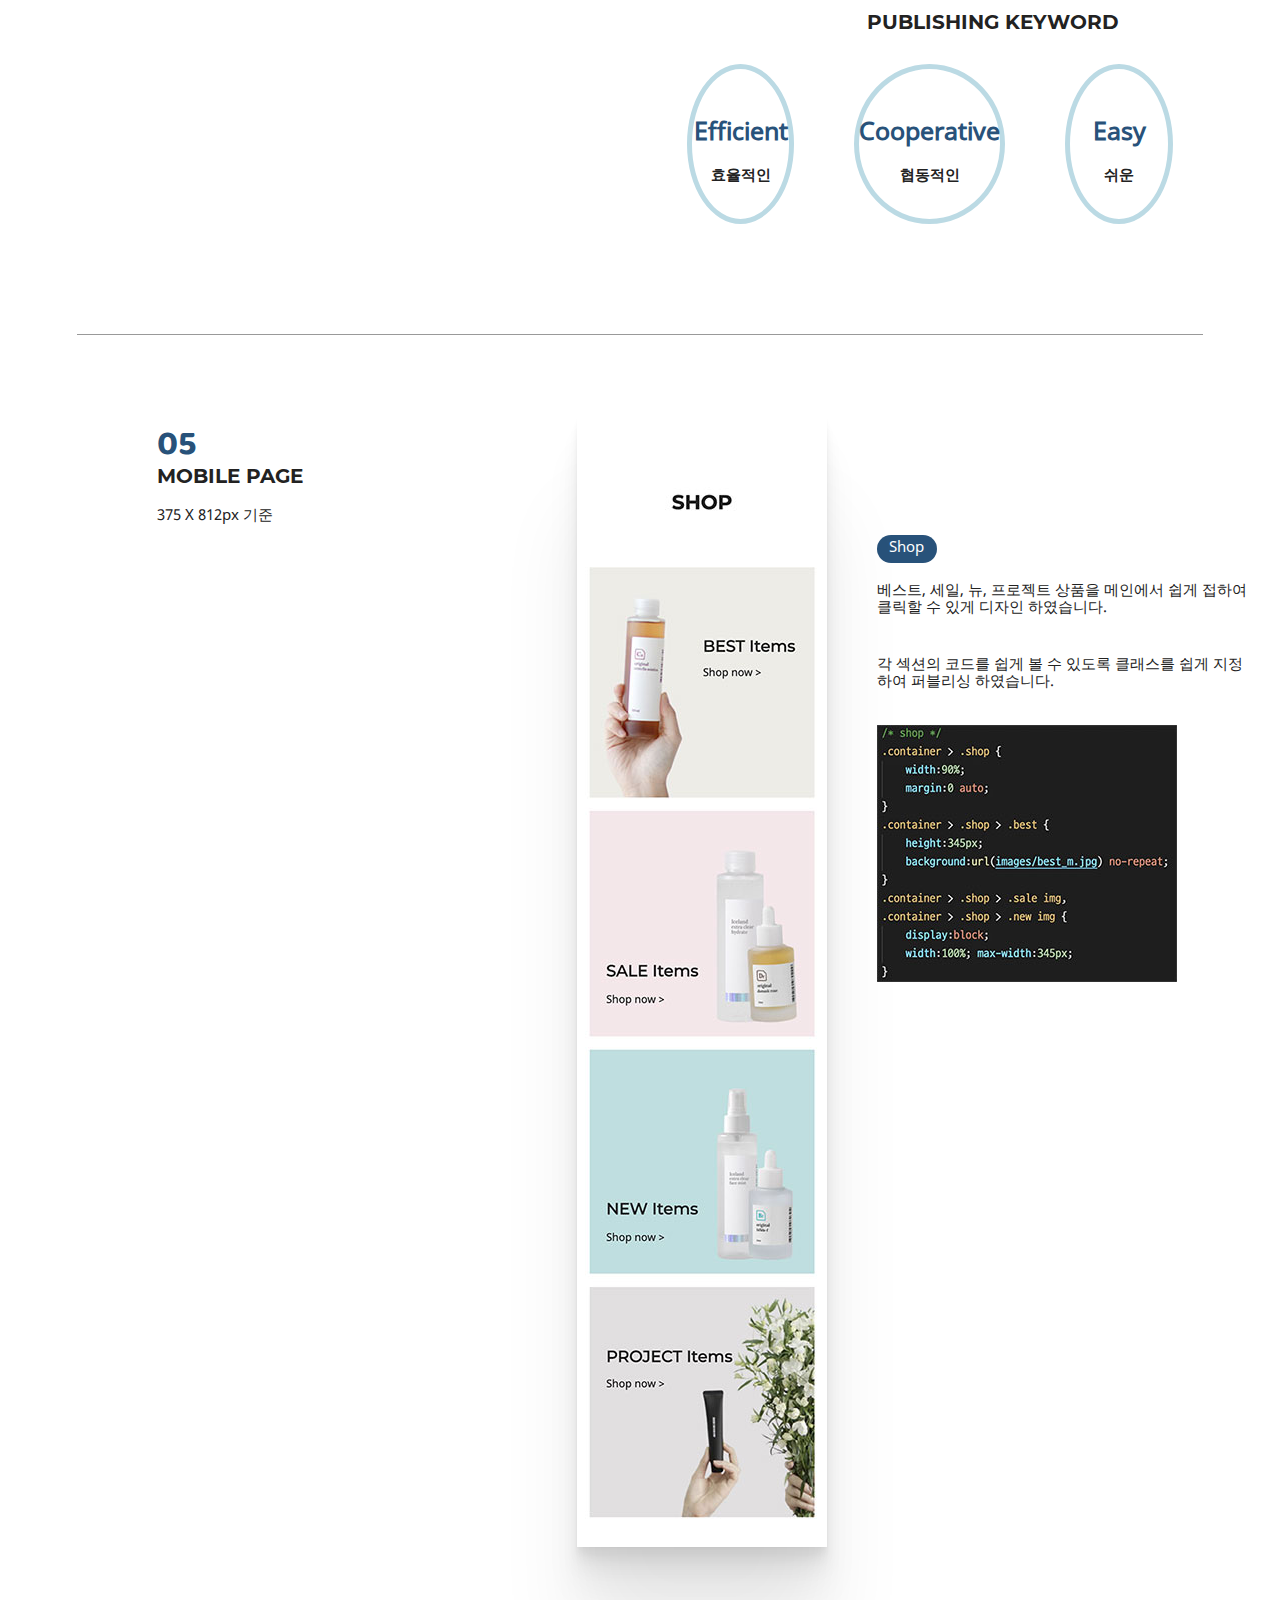
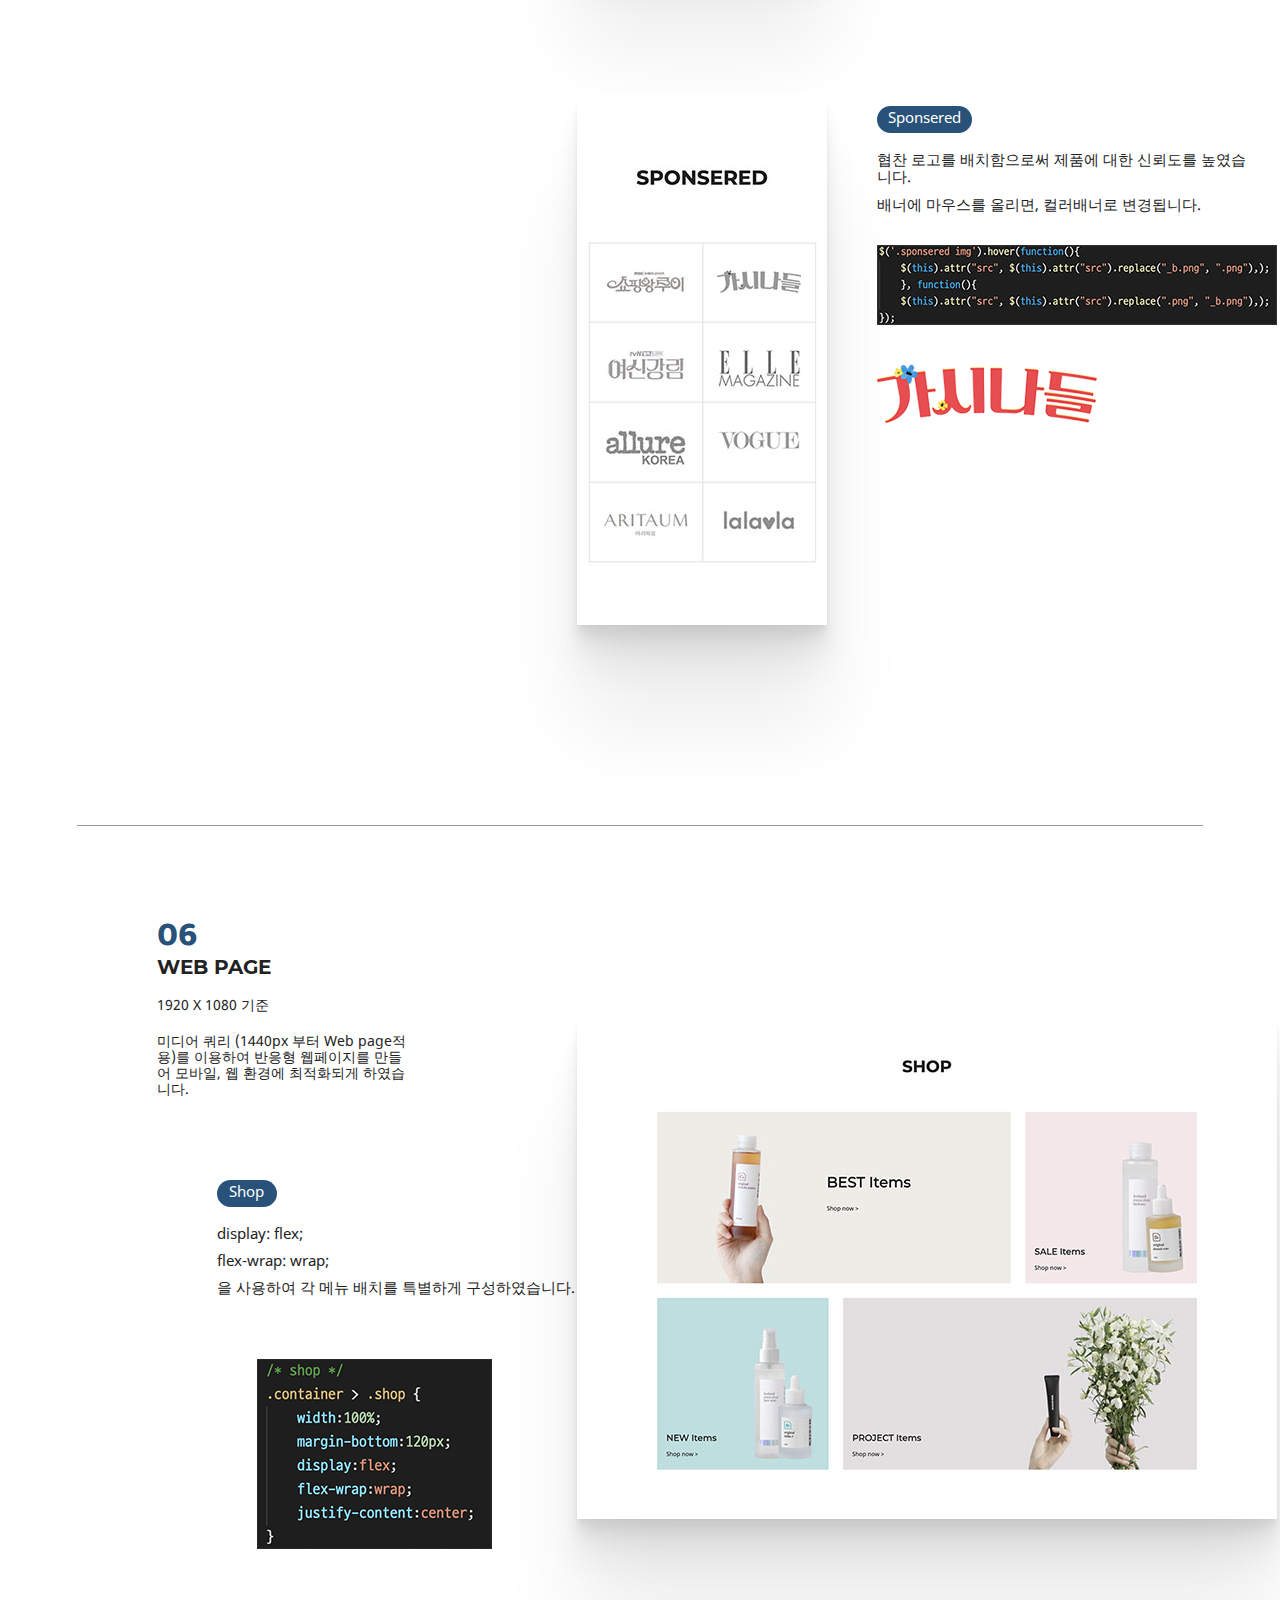
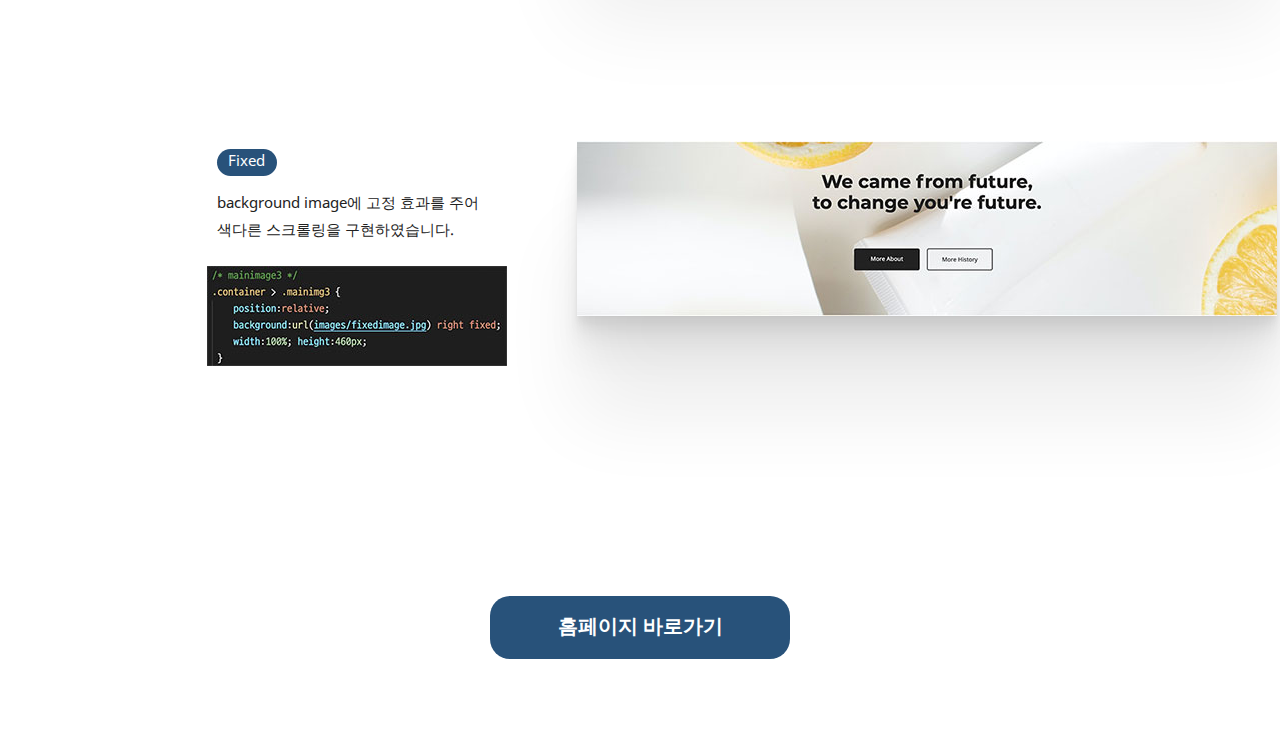
<file: nug/styleguide/styleguide.html>
<!DOCTYPE html>
<html lang="ko">
<head>
    <meta charset="UTF-8">
    <meta name="viewport" content="width=device-width, initial-scale=1.0">
    <meta http-equiv="X-UA-Compatible" content="ie=edge">
    <title>nug ㅣ Style Guide</title>
        <!-- og -->
        <meta property="og:title" content="미니멀뷰티, 너그">
        <meta property="og:url" content="http://tears710.dothome.co.kr">
        <meta property="og:image" content="http://tears710.dothome.co.kr/images/logo.png">
        <meta property="og:description" content="미니멀뷰티, 너그 Style guide 입니다.">
        <meta property="type" content="website">
        <!-- favicon -->
        <link rel="shortcut icon" href="../common/favicon/favicon.ico" type="image/x-icon">
        <!-- normalize css -->
        <link rel="stylesheet" href="../common/normalize.css">
        <!-- font -->
        <link rel="stylesheet" href="../common/fonts.css">
        <!-- 내가 작성한 css -->
        <link rel="stylesheet" href="styleguide.css">
</head>
<body>
    <div class="mainimg">img</div>
    <div class="container">
        <p>이 Guide는 PC(1440 X 900px 이상)에 최적화되어 있습니다.</p>
        <div class="style_overview">
            <div class="title">
                <div class="title_box1">
                    <h2>01</h2>
                    <h3>STYLE<br>OVERVIEW</h3>
                </div>
                <div class="title_box2">
                    <p class="bold1">미니멀 뷰티, <span>nug</span></p>
                    <p>기초 화장품 판매 사이트인 ‘너그’는,</p>
                    <p>자연 성분에 대한 체계적인 연구를 통해 다른 성분과 섞이지 않은 본연의 화장품을 개발하는데 중점을 두고 있습니다.</p>
                </div>
            </div>
    
            <h4>STYLE KEYWORD</h4>
            <div class="s_keyword">
                <div>
                    <p>simple</p>
                    <p>단순한</p>
                </div>

                <div>
                    <p>clean</p>
                    <p>깨끗한</p>
                </div>

                <div>
                    <p>pure</p>
                    <p>순수한</p>
                </div>
            </div>
        </div>

        <div class="color_palette">
            <div class="title2">
                <div class="title_box4">
                    <h2>02</h2>
                    <h3>COLOR<br>PALETTE</h3>
                </div>
                <div class="title_box5">
                    <p>깨끗함과 심플한 이미지를 줄 수 있는 컬러 조합입니다.</p>
                </div>
            </div>

            <div class="hex">
                <div class="bbdae4">box1</div>

                <div class="eee">box2</div>

                <div class="nine">box3</div>

                <div class="two">box4</div>
            </div>
            <div class="hex_num">
                <p>#bbdae4</p>
                <p>#eeeeee</p>
                <p>#999999</p>
                <p>#222222</p>
            </div>
        </div>

        <div class="typo_font">
            <h2>03</h2>
            <h3>TYPOGRAPY<br>FONT</h3>

            <p class="bold2">한글</p>
            <p class="bold3">1. Noto Sans KR</p>

                <div class="nokr">
                    <div class="nokr_r">
                        <p>가나다.</p>
                        <p>Regular</p>
                    </div>
                    <div class="nokr_m">
                        <p>가나다.</p>
                        <p>Medium</p>
                    </div>
                    <div class="nokr_b">
                        <p>가나다.</p>
                        <p>Bold</p>
                    </div>
                </div>

            <p class="bold2">영문</p>
            <p class="bold3">1. Noto Sans</p>

            <div class="noto">
                <div class="noto_r">
                    <p>Aa</p>
                    <p>Regular</p>
                </div>
                <div class="noto_b">
                    <p>Aa</p>
                    <p>Bold</p>
                </div>
            </div>

            <p class="bold3">2. Montserrat</p>

            <div class="mont">
                <div class="mont_m">
                    <p>Aa</p>
                    <p>Medium</p>
                </div>
                <div class="mont_b">
                    <p>Aa</p>
                    <p>Bold</p>
                </div>
            </div>

            <p class="bold3">3. Baloo 2</p>

            <div class="baloo2_b">
                <p>Aa</p>
                <p>Bold</p>
            </div>
        </div>

        <div class="pub_point">
            <h2>04</h2>
            <h3>PUBLISHING<br>POINT</h3>
            <p>퍼블리싱 작성 시, 세 가지를 중점을 잡고 시작하였습니다.</p>
            <p>퍼블리싱의 가장 중요한 점은 <span>효율성</span>이라고 생각하여 작업하기 편한 효율적인 코드를 사용하였으며,</p>
            <p>팀과 <span>협동적</span>으로 퍼블리싱을 하기 위하여 최대한 깔끔하고 명확한 코드를 사용하였습니다.</p>
            <p>그리고 <span>쉽고 간편한</span> 사용을 위해 모바일을 우선으로 작업하여 타겟층에게 더 가까이 다가갈 수 있도록 하였습니다.</p>
            <h4>PUBLISHING KEYWORD</h4>
            <div class="p_keyword">
                <div>
                    <p>Efficient</p>
                    <p>효율적인</p>
                </div>

                <div>
                    <p>cooperative</p>
                    <p>협동적인</p>
                </div>

                <div>
                    <p>easy</p>
                    <p>쉬운</p>
                </div>
            </div>
        </div>

        <div class="m_page">
            <h2>05</h2>
            <h3>MOBILE PAGE</h3>
            <p class="view">375 X 812px 기준</p>

            <div class="shop_m"><img src="images/shopm.jpg" alt="shop_m"></div>
            <p class="shop_btn">shop</p>
            <p>베스트, 세일, 뉴, 프로젝트 상품을 메인에서 쉽게 접하여 클릭할 수 있게 디자인 하였습니다.</p>
            <p>각 섹션의 코드를 쉽게 볼 수 있도록 클래스를 쉽게 지정하여 퍼블리싱 하였습니다.</p>
            <div class="shop_mpub"><img src="images/shopm_pub.jpg" alt="shop_mpub"></div>

            <div class="spon_m"><img src="images/sponm.jpg" alt="spon_m"></div>
            <div class="spon_box">
                <p class="spon_btn">sponsered</p>
                <p>협찬 로고를 배치함으로써 제품에 대한 신뢰도를 높였습니다.</p>
                <p>배너에 마우스를 올리면, 컬러배너로 변경됩니다.</p>
            </div>
            <div class="spon_mpub"><img src="images/sp_mpub.jpg" alt="spon_mpub"></div>
            <div class="color_banner"><img src="../images/banner02.png" alt="color_banner"></div>
        </div>

        <div class="web_page">
            <h2>06</h2>
            <h3>WEB PAGE</h3>
            <p class="view2">1920 X 1080 기준</p>
            <p class="query">미디어 쿼리 (1440px 부터 Web page적용)를 이용하여 반응형 웹페이지를 만들어 모바일, 웹 환경에 최적화되게 하였습니다.</p>

            <div class="shop_pc"><img src="images/sh_pc.jpg" alt="shop_pc"></div>
            <div class="shop_box">
                <p class="shop_btn_pc">shop</p>
                <p class="flex">display: flex;</p>
                <p>flex-wrap: wrap;</p>
                <p>을 사용하여 각 메뉴 배치를 특별하게 구성하였습니다.</p>
            </div>
            <div class="shop_pub"><img src="images/shop_pub.png" alt="shop_pub"></div>

            <div class="fixed_pc"><img src="images/fixed_pc.jpg" alt="fixed_pc"></div>
            <div class="fixed_box">
                <p class="fixed_btn">fixed</p>
                <p class="bg">background image에 고정 효과를 주어</p>
                <p>색다른 스크롤링을 구현하였습니다.</p>
            </div>
            <div class="fixed_pub"><img src="images/fix_pub.jpg" alt="fixed_pub"></div>
        </div>
    </div>
    <div class="btn"><a href="../index.html" target="_blank">홈페이지 바로가기 </a></div>
</body>
</html>
</file>
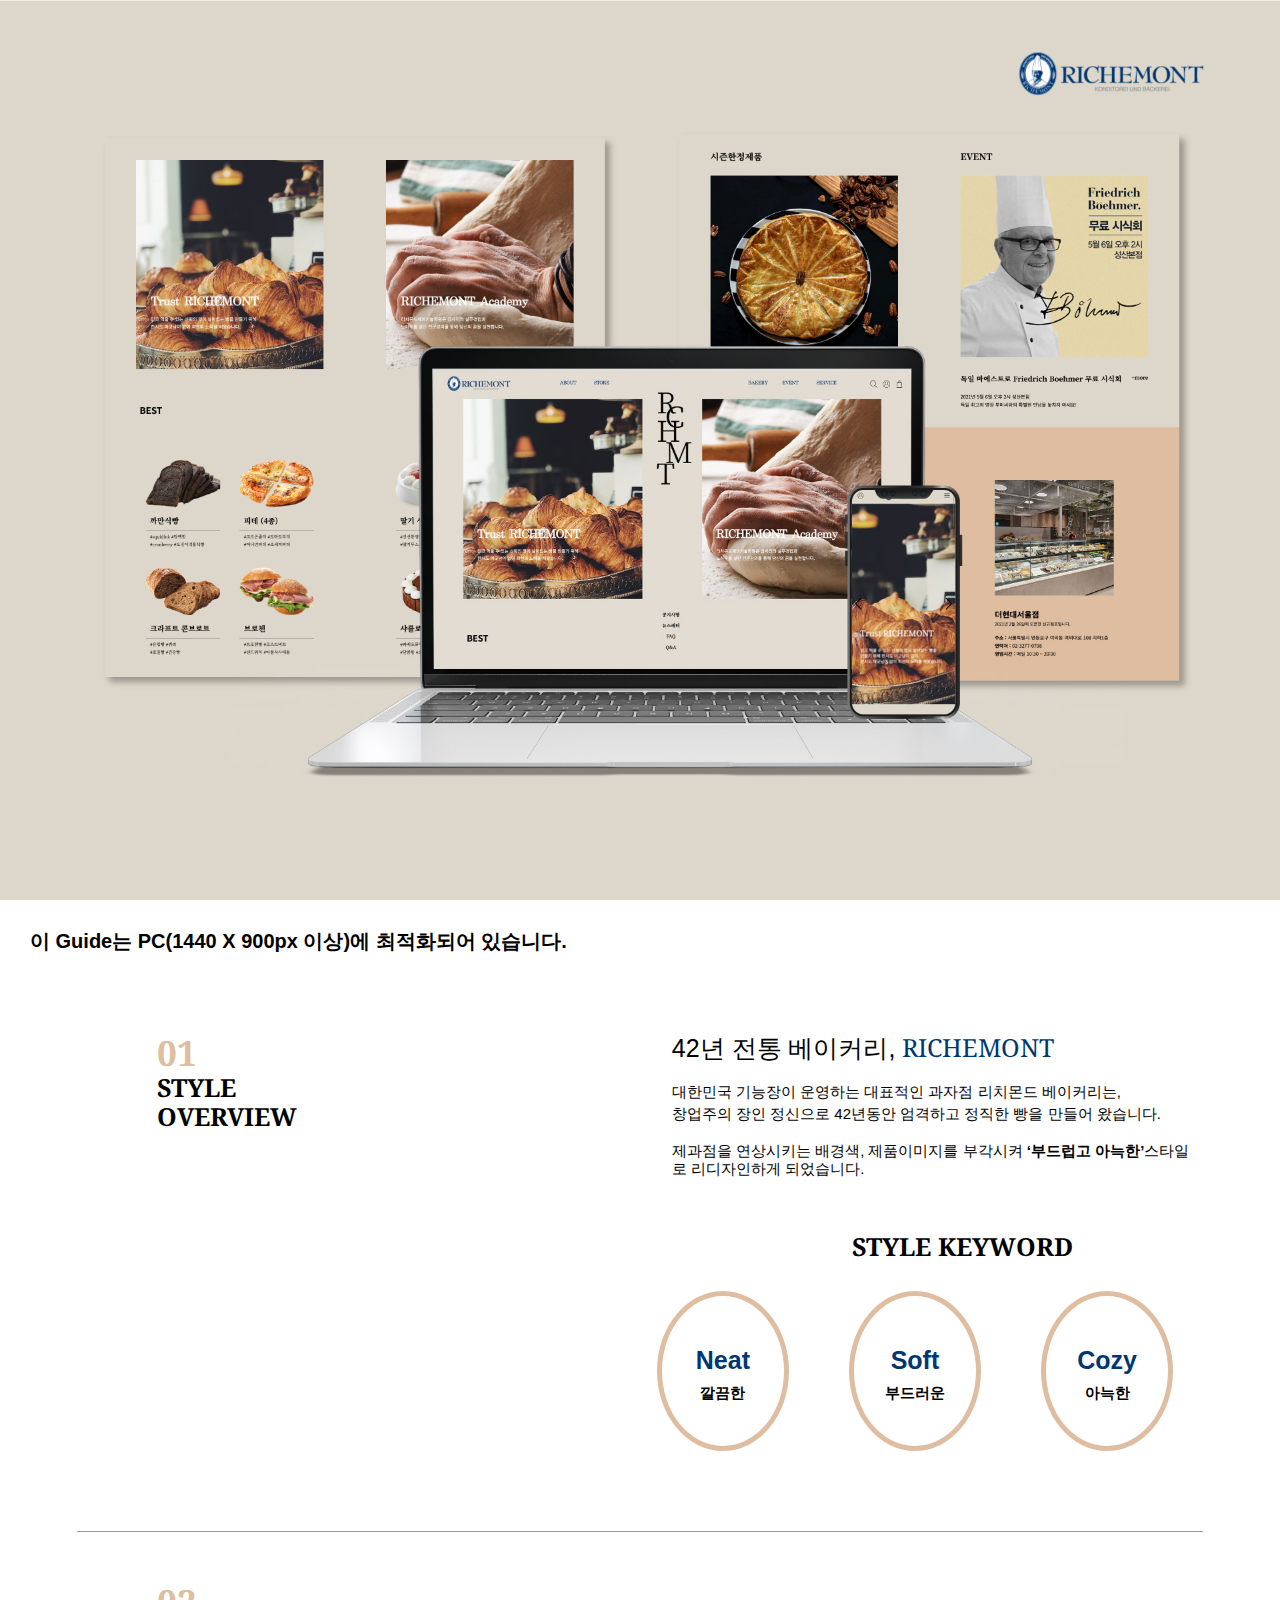
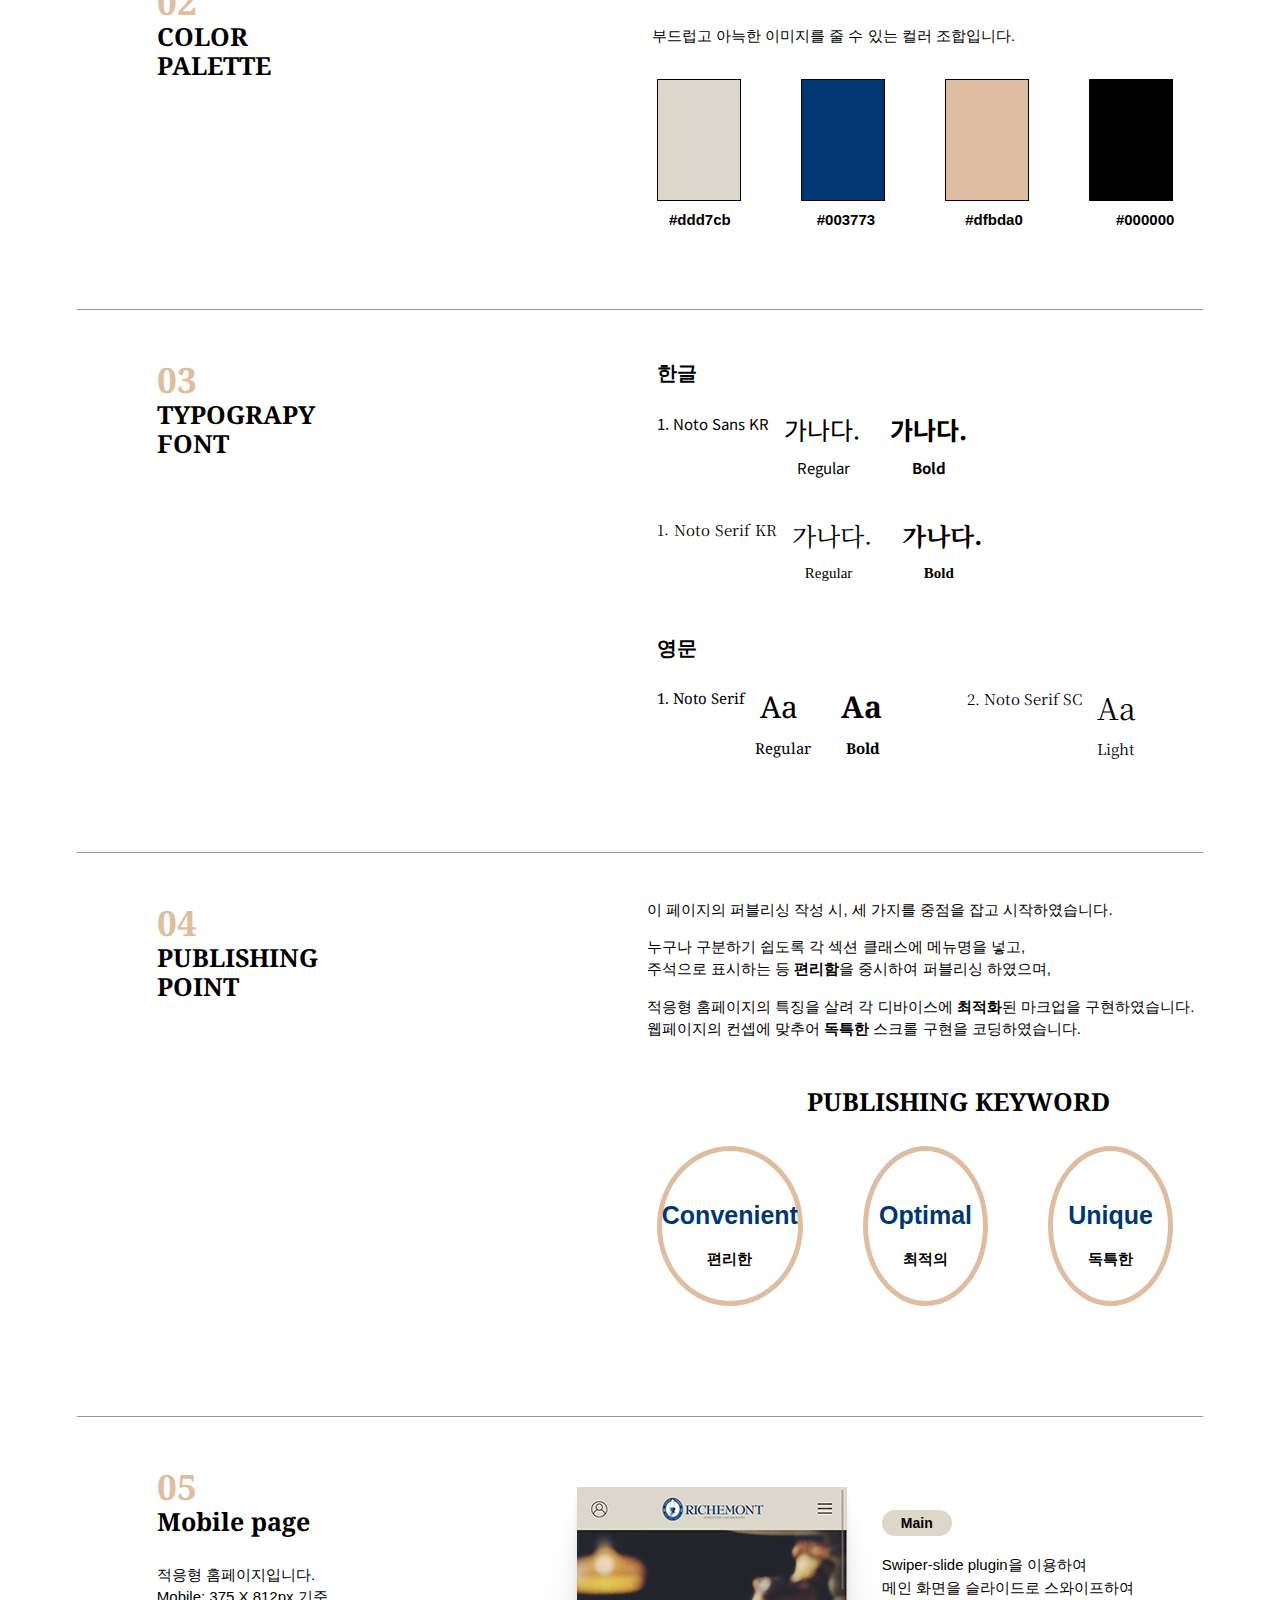
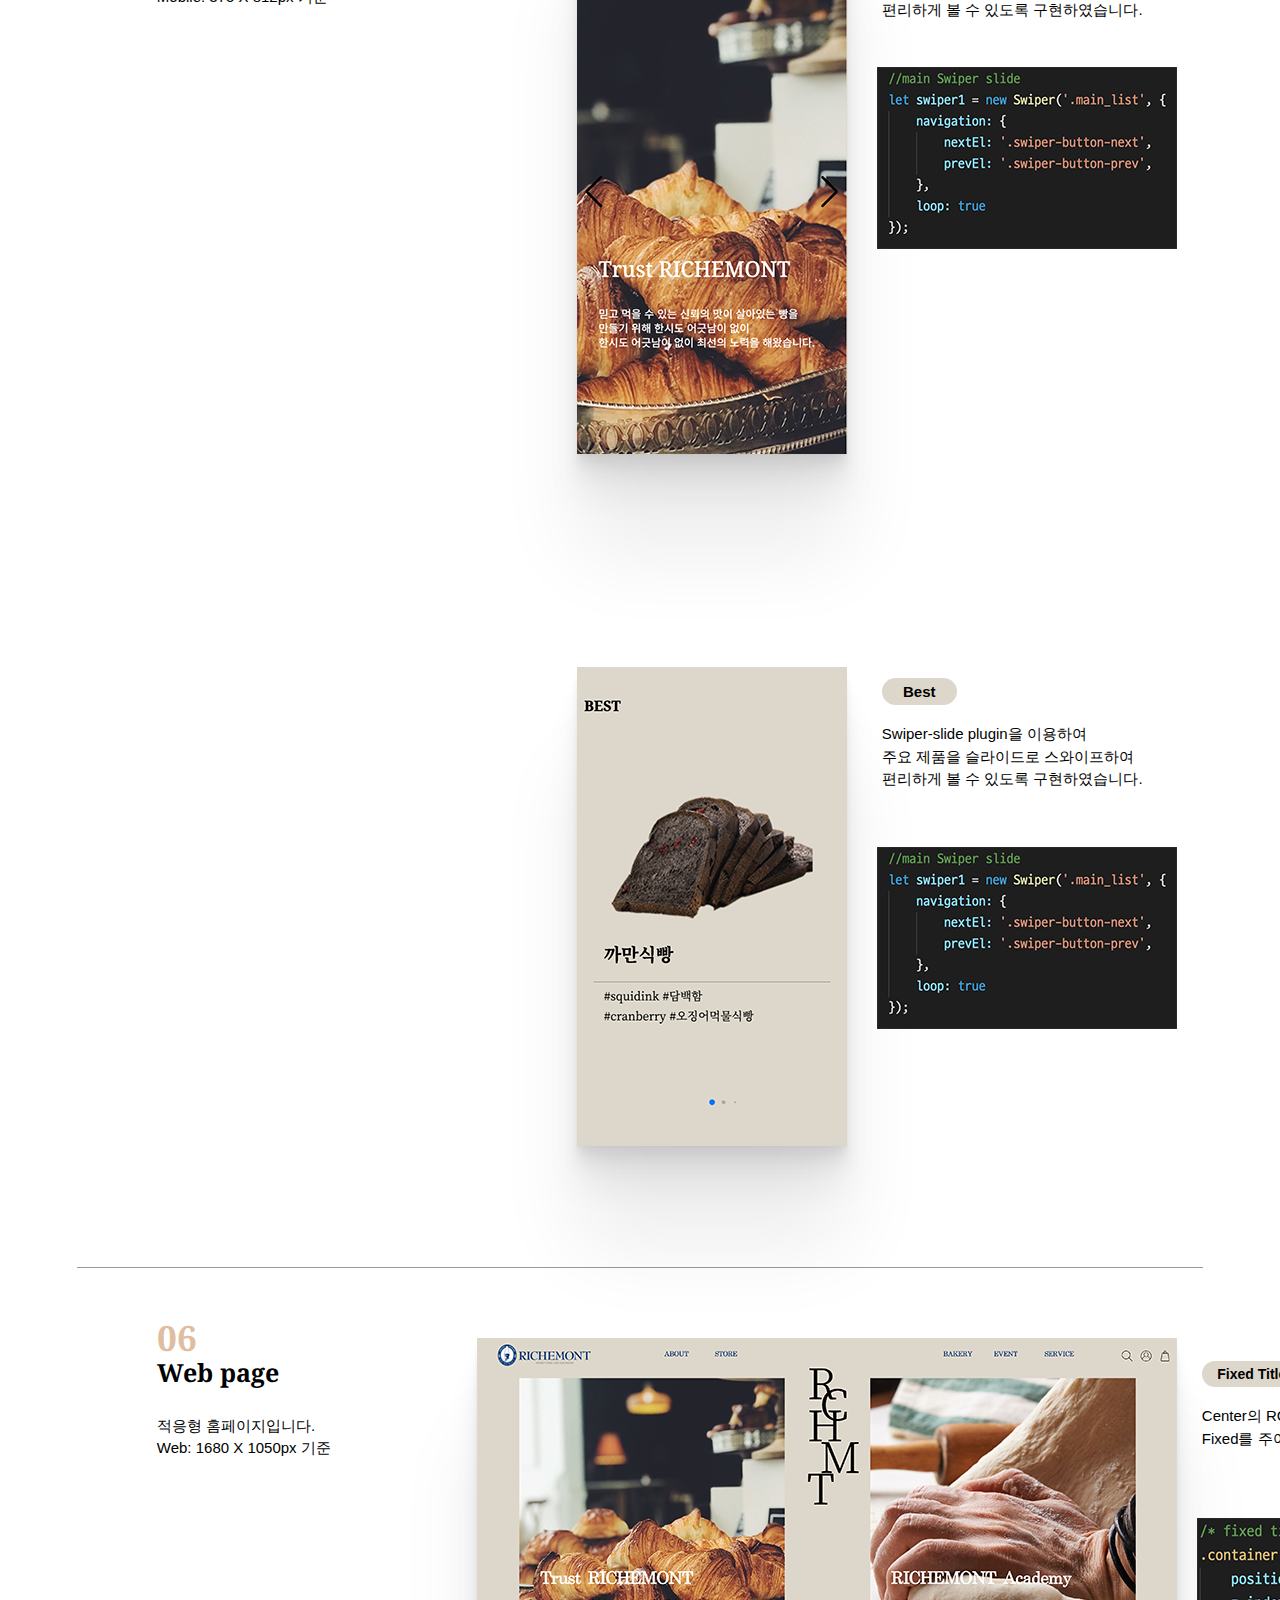
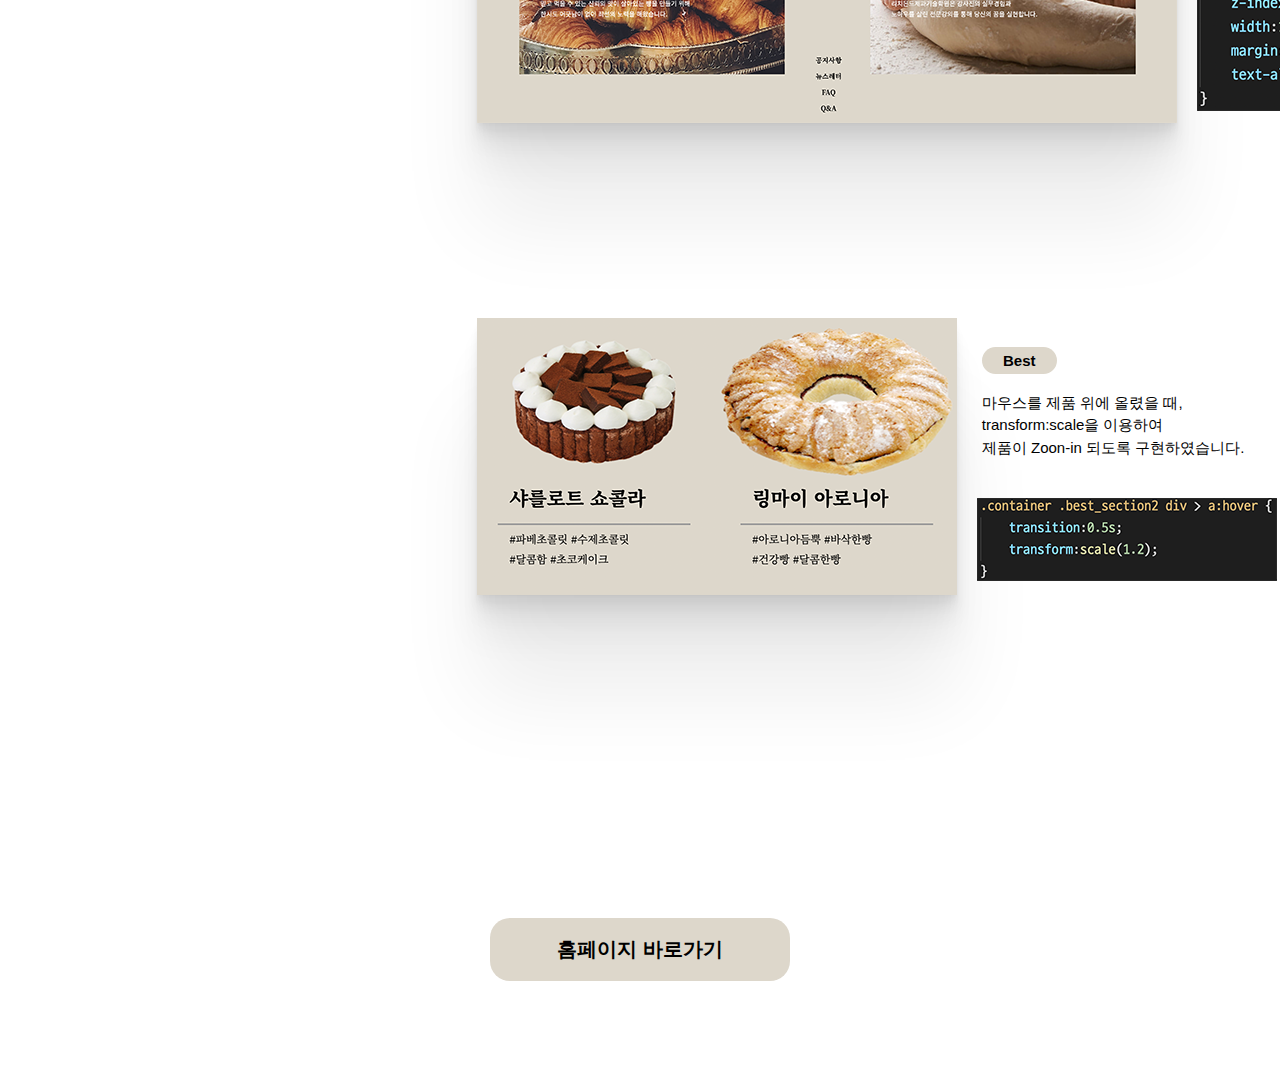
<file: richemont/styleguide/styleguide.html>
<!DOCTYPE html>
<html lang="ko">
<head>
    <meta charset="UTF-8">
    <meta name="viewport" content="width=device-width, initial-scale=1.0">
    <meta http-equiv="X-UA-Compatible" content="ie=edge">
    <title>RICHEMONT BAKERY l Style Guide</title>
    <!-- og -->
    <meta property="og:title" content="RICHEMONT BAKERY">
    <meta property="og:url" content="http://ihyeon.dothome.co.kr/richemont/styleguide/styleguide.html">
    <meta property="og:image" content="#">
    <meta property="og:description" content="RICHEMONT BAKERY Style guide">
    <meta property="type" content="website">
    <!-- favicon -->
    <link rel="shortcut icon" href="../common/favicon/favicon.png" type="image/x-icon">
    <!-- normalize css -->
    <link rel="stylesheet" href="../common/normalize.css">
    <!-- font cdn -->
    <link rel="preconnect" href="https://fonts.gstatic.com">
    <link href="https://fonts.googleapis.com/css2?family=Noto+Sans+KR:wght@400;700&family=Noto+Serif+KR:wght@400;700&family=Noto+Serif+SC:wght@300&family=Noto+Serif:wght@400;700&display=swap" rel="stylesheet">
    <!-- 내가 작성한 css -->
    <link rel="stylesheet" href="styleguide.css">
</head>
<body>
    <div class="mainimg">img</div>
    <div class="container">
        <p>이 Guide는 PC(1440 X 900px 이상)에 최적화되어 있습니다.</p>
        <div class="style_overview">
            <div class="title">
                <div class="title_box1">
                    <h2>01</h2>
                    <h3>STYLE<br>OVERVIEW</h3>
                </div>
                <div class="title_box2">
                    <p class="bold1">42년 전통 베이커리, <span>RICHEMONT</span></p>
                    <p>대한민국 기능장이 운영하는 대표적인 과자점 리치몬드 베이커리는,</p>
                    <p>창업주의 장인 정신으로 42년동안 엄격하고 정직한 빵을 만들어 왔습니다.</p>
                    <p>제과점을 연상시키는 배경색, 제품이미지를 부각시켜 <span>‘부드럽고 아늑한’</span>스타일로 리디자인하게 되었습니다.</p>
                </div>
            </div>
    
            <h4>STYLE KEYWORD</h4>
            <div class="s_keyword">
                <div>
                    <p>neat</p>
                    <p>깔끔한</p>
                </div>

                <div>
                    <p>soft</p>
                    <p>부드러운</p>
                </div>

                <div>
                    <p>cozy</p>
                    <p>아늑한</p>
                </div>
            </div>
        </div>

        <div class="color_palette">
            <div class="title2">
                <div class="title_box4">
                    <h2>02</h2>
                    <h3>COLOR<br>PALETTE</h3>
                </div>
                <div class="title_box5">
                    <p>부드럽고 아늑한 이미지를 줄 수 있는 컬러 조합입니다.</p>
                </div>
            </div>

            <div class="hex">
                <div class="ddd7cb">box1</div>

                <div class="blue">box2</div>

                <div class="dfbda0">box3</div>

                <div class="zero">box4</div>
            </div>
            <div class="hex_num">
                <p>#ddd7cb</p>
                <p>#003773</p>
                <p>#dfbda0</p>
                <p>#000000</p>
            </div>
        </div>

        <div class="typo_font">
            <h2>03</h2>
            <h3>TYPOGRAPY<br>FONT</h3>

            <p class="bold2">한글</p>
                <div class="nokr">
                    <p class="bold3">1. Noto Sans KR</p>
                    <div class="nokr_r">
                        <p>가나다.</p>
                        <p>Regular</p>
                    </div>
                    <div class="nokr_b">
                        <p>가나다.</p>
                        <p>Bold</p>
                    </div>
                </div>

                <div class="nose_kr">
                    <p class="bold3">1. Noto Serif KR</p>
                    <div class="nosekr_r">
                        <p>가나다.</p>
                        <p>Regular</p>
                    </div>
                    <div class="nosekr_b">
                        <p>가나다.</p>
                        <p>Bold</p>
                    </div>
                </div>

            <p class="bold2">영문</p>

            <div class="eng_font">
                <p class="bold3 nose">1. Noto Serif</p>
                <div class="nose_r">
                    <p>Aa</p>
                    <p>Regular</p>
                </div>
                <div class="nose_b">
                    <p>Aa</p>
                    <p>Bold</p>
                </div>
                <p class="bold3 sc">2. Noto Serif SC</p>
                <div class="nose_sc">
                    <p>Aa</p>
                    <p>Light</p>
                </div>
            </div>
        </div>

        <div class="pub_point">
            <h2>04</h2>
            <h3>PUBLISHING<br>POINT</h3>
            <p>이 페이지의 퍼블리싱 작성 시, 세 가지를 중점을 잡고 시작하였습니다.</p>
            <p>누구나 구분하기 쉽도록 각 섹션 클래스에 메뉴명을 넣고,</p> 
            <p>주석으로 표시하는 등 <span>편리함</span>을 중시하여 퍼블리싱 하였으며,</p>
            <p>적응형 홈페이지의 특징을 살려 각 디바이스에 <span>최적화</span>된 마크업을 구현하였습니다.</p>
            <p>웹페이지의 컨셉에 맞추어 <span>독특한 </span>스크롤 구현을 코딩하였습니다.</p>
            <h4>PUBLISHING KEYWORD</h4>
            <div class="p_keyword">
                <div>
                    <p>Convenient</p>
                    <p>편리한</p>
                </div>

                <div>
                    <p>Optimal</p>
                    <p>최적의</p>
                </div>

                <div>
                    <p>Unique</p>
                    <p>독특한</p>
                </div>
            </div>
        </div>

        <div class="m_page">
            <h2>05</h2>
            <h3>Mobile page</h3>
            <div class="viewbox">
                <p class="view">적응형 홈페이지입니다.</p>
                <p class="view2">Mobile: 375 X 812px 기준</p>
            </div>

            <div class="main"><img src="images/main.png" alt="m_main"></div>
            <div class="txt_box1">
                <p class="main_btn">Main</p>
                <p>Swiper-slide plugin을 이용하여</p>
                <p>메인 화면을 슬라이드로 스와이프하여</p>
                <p>편리하게 볼 수 있도록 구현하였습니다.</p>
                <div class="m_main_pub"><img src="images/m_main_pub.png" alt="m_main_pub"></div>
            </div>

            <div class="m_best"><img src="images/best_m.png" alt="m_best"></div>
            <div class="txt_box2">
                <p class="m_best_btn">Best</p>
                <p>Swiper-slide plugin을 이용하여</p>
                <p>주요 제품을 슬라이드로 스와이프하여</p>
                <p>편리하게 볼 수 있도록 구현하였습니다.</p>
            </div>
            <div class="m_best_pub"><img src="images/m_main_pub.png" alt="m_best_pub"></div>
        </div>


        <div class="w_page">
            <h2>06</h2>
            <h3>Web page</h3>
            <div class="viewbox">
                <p class="view">적응형 홈페이지입니다.</p>
                <p class="view2">Web: 1680 X 1050px 기준</p>
            </div>
    
            <div class="fixed_title"><img src="images/fixed_title.png" alt="fixed_title"></div>
            <div class="txt_box3">
                <p class="fixed_title_btn">Fixed title</p>
                <p>Center의 RCHMT~ 공지사항 부분에</p>
                <p>Fixed를 주어 독특한 스크롤링을 구현했습니다. </p>
                <div class="fixed_pub"><img src="images/fixed_title_pub.png" alt="fixed_pub"></div>
            </div>
    
            <div class="best"><img src="images/best_pro.png" alt="best"></div>
            <div class="txt_box4">
                <p class="best_btn">Best</p>
                <p>마우스를 제품 위에 올렸을 때,</p>
                <p>transform:scale을 이용하여</p>
                <p>제품이 Zoon-in 되도록 구현하였습니다.</p>
            </div>
            <div class="best_pub"><img src="images/best_pub.png" alt="best_pub"></div>
        </div>
    </div>
    <div class="btn"><a href="../index.html" target="_blank">홈페이지 바로가기 </a></div>
</body>
</html>
</file>
<file: common/fonts.css>
@charset "utf-8";
/* 한글 */

/* 'Noto Sans KR' */
@font-face {
    font-family:'Noto Sans KR';
    src: url('fonts/Noto Sans KR Regular.woff2') format('worff2'), 
    url('fonts/Noto Sans KR Regular.woff') format("woff");
    font-weight:normal;
    font-style:normal;
}

/* 영문 */

/* 'Noto Sans' */
@font-face{
    font-family:'Noto Sans';
    src: url('fonts/Noto Sans.woff2') format('worff2'), 
    url('fonts/Noto Sans.woff') format("woff");
    font-weight:normal;
    font-style:normal;
}

/* 'Anton R' */
@font-face {
    font-family:'Anton R';
    src: url('fonts/Anton-Regular.woff2') format('worff2'), 
    url('fonts/Anton-Regular.woff') format("woff");
    font-weight:normal;
    font-style:normal;
}

/* 'Baloo2 B' */
@font-face {
    font-family:'Baloo2 B';
    src: url('fonts/Baloo2\ Bold.woff2') format('worff2'), 
    url('fonts/Baloo2\ Bold.woff') format("woff");
    font-weight:normal;
    font-style:normal;
}


/* 'Barlow Condensed B' */
@font-face {
    font-family:'Barlow Condensed B';
    src: url('fonts/BarlowCondensed-Bold.woff2') format('worff2'), 
    url('fonts/BarlowCondensed-Bold.woff') format("woff");
    font-weight:normal;
    font-style:normal;
}
</file>
<file: index.css>
@charset "utf-8";

/* common */
body { 
    background-color:#f6f2f1;
    font-family:'Noto Sans KR', 'Noto Sans', 'Anton R', 'Baloo2 B', 'Barlow Condensed B', AppleSDGothicNeo-Regular,'Malgun Gothic','맑은 고딕',dotum,'돋움',sans-serif;
}
.container { 
    overflow:hidden;
    width:96%; margin:20px auto 0 auto; 
    border:2px solid #000; 
}
a { display:block; text-decoration:none; color:#000; }
img { vertical-align:top; }
ul { list-style:none; margin:0; padding:0; }
h2 { 
    font-size:35px; 
    font-family:'Anton R'; text-transform:uppercase; 
    margin-top:65px; 
}
p { margin:0; }


/***** 기본 mobile (375px 기준) *****/

.txt { display:none; }

/**** header ****/
.container > header {
    padding:22px 0;
    border-bottom:2px solid #000;
    position:relative;
}
.container nav { width:100%; height:100vh; background-color:#f6f2f1; position: fixed; top:0; left:0; z-index:99; padding:20px; box-sizing:border-box; display:none; position:fixed; }
.container nav .web_btn { display:flex; flex-direction:column; border:2px solid #000; padding:20px; height:80%; }
.container nav.on + a#menu::after { background: url(icon/close.svg) no-repeat 50%/cover; }
.container nav li a { font-family:'Anton R'; font-size:30px; text-transform:uppercase; margin-top:50px; margin-left:10px; }
.container a#menu { display:block; text-indent: -9999px; position:relative; z-index:999;}
.container a#menu::after {
    content:"";
    background: url(icon/menu.svg) no-repeat 50%/cover;
    width:20px; height:20px;
    display:inline-block;
    position:absolute;
    right:30px; top:13px;
    margin-top:-15px
}

/**** main ****/
/* video */
.container .video_wrap {
    text-indent:-9999px;
    width:100%;
    height:60vh;
}
/* marquee */
.container > .marquee { height:12vh; border-bottom:2px solid #000; }
.container > .marquee p { font-family:'Anton R'; font-size:50px; line-height:12vh; }
.container > .marquee span { 
    color:#f6f2f1; 
    -webkit-text-stroke: 1px #000; 
}

/* about me */
.container .about {
    padding-bottom:70px;
    border-bottom:2px solid #000;
    position:relative;
}
.container .about > * { margin-left:40px; }
.container > .profile .about svg { position:absolute; top:-20px; right:30px; }
.containe .about h2 { margin-left:25px;}
.container .about h3 { 
    font-size:20px; font-weight:bold; 
    margin-top:65px;
}
.container .about h4 {
    margin-top:154px; font-size:14px;
}
.container .about > p { font-size:15px; }
.container .about > p:nth-of-type(2) { margin-top:25px; font-weight:bold; }
.container .about > p:nth-of-type(3) { font-weight:bold; }

.container .about > h4 { margin-top:120px; font-size:14px; font-weight:bold; }
.container .about > .qual { margin-top:3px; font-size:14px; }

/* carrer */
.container .carrer {
    padding-bottom:65px;
    border-bottom:2px solid #000;
}
.container .carrer * {
    margin-left:40px;
}
.container .carrer h2 { margin-top:80px; font-size:25px; }
.container .carrer p { font-size:15px; width:70.666666% }
.container .carrer > p:nth-child(even) { margin-top:20px; }
.container .carrer > p:nth-child(odd) { margin-top:5px; }
.container .carrer p:nth-of-type(1) { margin-top:65px; }
.container .carrer .bold { font-weight:bold; }

/* skill */
.container > .skill { border-bottom:2px solid #000; }
.container > .skill h2 { text-align:center; }
.container .skill section { text-align:center; margin:80px 0; }
.container .skill section img { width:50px;}
.container .skill section h4 { font-family:'Anton R'; font-size:20px; text-transform:uppercase; margin:10px 0; }
.container .skill section .bold { font-weight:bold; margin-top:20px; }
.container .skill section p { margin:5px 0; }
.container .skill section p:nth-of-type(2) { width:250px; margin:0 auto; margin-top:15px; }

/* works */
.container > .works { padding-bottom:50px; }
.container > .works h2 { text-align:center; }
.container > .works > .ct > div > div { 
    width:315px; height:290px;
    background-color:#ddd;
    margin:25px auto;
    border:1px solid #000;
    text-align:center; font-weight:bold;
}
.container > .works > .ct > .ctbox1 .absolut { margin-top:65px; }
.container > .works > .ct > .ctbox1 .absolut a { background:url(images/work_mab.jpg) no-repeat 0% 0%/cover; height:176px; }
.container > .works > .ct > .ctbox1 .uiux a { background:url(images/uiuximg.jpg) no-repeat 0% 0%/cover; height:176px; }
.container > .works > .ct > .ctbox2 .nug a { background:url(images/work_mnug.jpg) no-repeat 0% 0%/cover; height:176px; }
.container > .works > .ct > .ctbox3 .richemont a { background:url(images/work_mri.jpg) no-repeat 0% 0%/cover; height:176px; }
.container > .works > .ct > .ctbox3 .prepare a { background:url(images/m_preparing.jpg) no-repeat 0% 0%/cover; height:176px; }
.container > .works > .ct > div div .box { 
    background-color:#000; color:#fff; 
    padding:8px 0;
    font-size:14px; 
    letter-spacing:1px;
    font-weight:normal;
}
.container > .works > .ct p { margin:10px 0; }
.container > .works > .ct p.pf1 { font-family:'Barlow Condensed B'; color:#d12e2e; font-size:21px;}
.container > .works > .ct p.pf2 { color:#008000; font-size:21px; }
.container > .works > .ct p.pf3 { font-family:'Baloo2 B'; color:#bbdae4; font-size:21px; }
.container > .works > .ct p.pf4 { font-family:'Noto Serif', serif; color:#ddd7cb;  font-size:21px; }
.container > .works > .ct p.pf5 { font-size:21px; }
.container > .works > .ct > div > div .box .anton { font-family:'Anton R'; font-size:14px; text-transform:uppercase; }
.container > .works .top { display:none; }

/**** footer ****/
.container footer {
    background-color:#000;
    font-family:'Anton R';
    text-align:center;
    color:#fff;
    padding-bottom:55px;
}
.container footer > h4 { 
    padding:60px 0 40px 0;
    font-size:17px;
    text-transform:uppercase; 
}
.container footer > p { font-size:12px; }
.container footer > p:nth-of-type(2) { margin:5px 0; }
.container footer > p:nth-of-type(2) a { display:initial; color:#fff; }
.container footer > p:nth-of-type(3) { margin-top:30px;}
.container footer .line { display:none; }







/***** pc (min width 1200px) *****/

@media screen and (min-width:1200px) {
    /* common */
    html { scroll-behavior:smooth; }
    body { position:relative; }
    .txt {
        display:block;
        font-family:'Anton R';
        writing-mode: vertical-rl;
        position:fixed;
        top:50%; left:10px;
    }
    h2 { font-size:42px; margin-top:60px; }
    .container { 
        width:94%; margin:30px auto 0 auto;
        border:6px solid #000;
        position:relative;
    }

    /**** header ****/
    .container > header { border-bottom:6px solid #000; padding:0; }
    .container > header > .menu { display:none; }
    .container > header ul { 
        display:flex;
        justify-content:center;
        align-items:center;
        padding:0;
    }
    .container > header li { margin:0 5.752212%;}
    .container > header li a {
        font-family:'Anton R';
        text-transform:uppercase;
        width:70px;
        font-size:18px;
        margin:0;
    }
    .container > header li a:hover { color:#00917c; }

    .container nav { display: block; background-color:transparent; position: static;padding:10px 20px; height: auto; }
    .container nav .web_btn { border: none; }
    .container nav .web_btn { justify-content: space-around; flex-direction: row;}
    .container a#menu { display:none }

    /* video */
    .container .video_wrap {
        height:80vh;
    }

    /**** main ****/
    .container > .marquee { height:205px; border-bottom:6px solid #000; }
    .container > .marquee p { font-size:105px; margin:60px 0; }
    .container > .marquee span {
        -webkit-text-stroke: 2px #000;
    }

    .container > .profile {
        width:100%;
        display:flex; 
        border-bottom:6px solid #000; 
    }

    /* about me */
    .container .about {
        width:60%;
        border-right:2px solid #000;
        border-bottom:none;
        position:relative;
    }
    .container > .profile .about > * { margin-left:123px; }
    .container > .profile .about svg { position:absolute; top:40px; right:100px; }
    .container > .profile .about > h2 { margin-left:80px; }
    .container > .profile .about > h3 { margin-top:70px; font-size:23px; }
    .container > .profile .about p { font-size:17px; }

    .container > .profile h4 { margin-top:115px; font-size:14px; }
    /* carrer */
    .container .carrer { width:40%; border-bottom:none; }
    .container .carrer > * { margin-left:50px; }

    /* skill */
    .container > .skill { border-bottom:6px solid #000; }
    .container .skill .tool { 
        display:flex; 
        justify-content:center;
        align-items:center;
    }
    .container .skill section { 
        margin:100px 0 225px 0;
        padding:0 5%;
        border-right:1px solid #000;
    }
    .container .skill section:last-child { border-right:none; }
    .container .skill section h4 { font-size:22px; }
    .container .skill section img { width:70px; }

    /* works */
    .container .works { position:relative; }
    .container .works .ct {
        display:flex; 
        justify-content: center;
    }
    .container > .works > .ct > .ctbox1 div:first-child,
    .container > .works > .ct > .ctbox3 div:first-child { margin-top:0; }
    .container > .works > .ct > div > div { 
        width:320px; height:585px;
        margin:25px;
    }
    .container > .works > .ct > div > div a:hover { background-color:#000; opacity:0.6; transition:0.3s; }
    .container > .works > .ct > .ctbox1 .absolut a { background:url(images/ab_guide.jpg) 0% 0%/cover; height:470px;}
    .container > .works > .ct > .ctbox1 .uiux a { background:url(images/uiuxguide.jpg) 0% 0%/cover; height:470px;}
    .container > .works > .ct > .ctbox2 .nug a { background:url(images/nug_guide.jpg) 0% 0%/cover; height:470px;}
    .container > .works > .ct > .ctbox2 > div { margin:150px 0 0 0; }
    .container > .works > .ct > .ctbox3 .richemont a { background:url(images/ri_guide.jpg) 0% 0%/cover; height:470px;}
    .container > .works > .ct > .ctbox3 .prepare a { background:url(images/preparing.jpg) 0% 0%/cover; height:470px;}
    .container > .works > .ct p { margin:10px 0; font-size:15px; }
    .container > .works > .ct p.pf_title { font-size:25px; }
    .container > .works > .ct > div div .box { 
        background-color:#000; color:#fff; 
        padding:7px 0;
        font-size:20px; 
        letter-spacing:1px;
        font-weight:normal;
    }

    .container > .works .top {
        display:block;
        position:fixed;
        right:80px; bottom:30px;
        width:40px; padding-bottom:2px;
        border-bottom:6px solid #00917c;
    }
    .container > .works .top a {
        font-family:'Anton R'; 
        font-size:25px;
        text-align:center;
        text-transform:uppercase;
        color:#00917c;
    }

    /**** footer ****/
    .container footer {
        text-align:initial;
    }
    .container footer > * { margin-left:80px; }
    .container footer > h4 { padding-bottom:10px; font-size:16px; }
    .container footer > p:nth-of-type(2) { margin-left:80px; }
    .container footer > p:nth-of-type(3) {
        padding-top:35px;
        margin-top:35px;
    }
    .container footer .line { 
        display:block;
        width:90%;
        margin:0 auto;
        border-top:1px solid #999; 
        font-size:0;
    }
    .container footer > p:nth-of-type(4) { font-size:16px; }
}
</file>
<file: nug/common/fonts.css>
@charset "utf-8";
/* 한글 */

/* 'Noto Sans KR R' */
@font-face {
    font-family:'Noto Sans KR R';
    src: url('fonts/Noto Sans KR Regular.woff2') format('worff2'), 
    url('fonts/Noto Sans KR Regular.woff') format("woff");
    font-weight:normal;
    font-style:normal;
}

/* 'Noto Sans KR M' */
@font-face {
    font-family:'Noto Sans KR M';
    src: url('fonts/Noto Sans KR Medium.woff2') format('worff2'), 
    url('fonts/Noto Sans KR Medium.woff') format("woff");
    font-weight:normal;
    font-style:normal;
}

/* 'Noto Sans KR B' */
@font-face {
    font-family:'Noto Sans KR B';
    src: url('fonts/Noto Sans KR Bold.woff2') format('worff2'), 
    url('fonts/Noto Sans KR Bold.woff') format("woff");
    font-weight:normal;
    font-style:normal;
}

/* 영문 */

/* 'Noto Sans' */
@font-face {
    font-family:'Noto Sans';
    src: url('fonts/Noto Sans.woff2') format('worff2'), 
    url('fonts/Noto Sans.woff') format("woff");
    font-weight:normal;
    font-style:normal;
}

/* 'Noto Sans Bold' */
@font-face {
    font-family:'Noto Sans Bold';
    src: url('fonts/Noto Sans Bold.woff2') format('worff2'), 
    url('fonts/Noto Sans Bold.woff') format("woff");
    font-weight:normal;
    font-style:normal;
}

/* Baloo2 Bold  */
@font-face {
    font-family:'Baloo2 Bold';
    src: url('fonts/Baloo2 Bold.woff2') format('worff2'), 
    url('fonts/Baloo2 Bold.woff') format("woff");
    font-weight:normal;
    font-style:normal;
}

/* Montserrat M */
@font-face {
    font-family:'Montserrat M';
    src: url('fonts/Montserrat Medium.woff2') format('worff2'), 
    url('fonts/Montserrat Medium.woff') format("woff");
    font-weight:normal;
    font-style:normal;
}

/* Montserrat B */
@font-face {
    font-family:'Montserrat B';
    src: url('fonts/Montserrat Bold.woff2') format('worff2'), 
    url('fonts/Montserrat Bold.woff') format("woff");
    font-weight:normal;
    font-style:normal;
}
</file>
<file: nug/index.css>
@charset "utf-8";

/***** 기본 모바일 (375px 기준) *****/

body {
    font-family:'Noto Sans KR R', 'Noto Sans KR M', 'Noto Sans KR B', 'Noto Sans', 'Noto Sans Bold', 'Baloo2 Bold', 'Montserrat M', 'Montserrat B', AppleSDGothicNeo-Regular,'Malgun Gothic','맑은 고딕',dotum,'돋움',sans-serif;
    color:#222;
}
.container { 
    overflow:hidden;
    -webkit-tap-highlight-color:transparent;
}
.container ul { list-style:none; margin:0; padding:0; }
.container a { display:block; text-decoration:none; color:#222; }
.container h2 {
    text-transform:uppercase;
    text-align:center;
    font-family:'Montserrat B';
    font-size:30px;
    margin:120px 0 80px 0;
}

/*** header ***/
.container > header {
    width:100%; height:70px;
    border-bottom:1px solid #ddd;
    background-color:#fff;
    position:fixed; 
    top:0; left:0;
    z-index:999;
}
.container > header > h1 {
    width:120px;
    margin:15px 0 0 15px;
}
.container > header > img { display:block; }
.container > header > a { padding:10px; }
.container > header > h2 {
    position:absolute; 
    top:20px; right:30px;
    margin:0;
}

/* nav */
.container > header > .gnb {
    width:100%; 
    position:absolute;
    top:71px;
    padding:10px 0;
    display:none;
    background-color:#fff;
}
.container > header >.gnb li {
    padding:15px 0 20px 20px;
}
.container > header > .gnb li a {
    font-family:'Montserrat B';
    text-transform:uppercase;
    font-size:13px;
}
.container > header > .gnb li a:active {
    color:#bbdae4;
}

/*** main  ***/

/* mainimage1 */
.container > .mainimg  {
    height:725px; margin-top:71px;
    background:url(images/main1_m.jpg) no-repeat;
    position:relative;
}
.container > .mainimg h3 {
    position:absolute;
    top:200px; left:40px;
    font-family:'Montserrat B';
    text-transform:capitalize;
    font-size:35px;
}
.container > .mainimg > p {
    position:absolute;
    top:350px; left:40px;
    margin:0;
    font-family:'Montserrat M';
    font-size:13px;
    color:#999;
}
.container > .mainimg > .btn {
    position:absolute;
    top:420px; left:40px;
    width:157px; height:60px;
    border-radius:28px;
    background-color:#222;
}
.container > .mainimg > .btn a {
    text-transform:capitalize;
    line-height:60px;
    border-radius:28px;
    text-align:center;
    color:#fff;
}


/* board */
.container > .board {
    display:flex;
    flex-wrap:wrap; justify-content:center;
}
.container > .board .title {
    font-family:'Montserrat B';
    text-transform:uppercase;
    font-size:25px;
    line-height:0.3;
}
.container > .board > div { width:92%; margin:50px 0; }
.container > .board ul { text-indent:5px; margin:0; }
.container > .board li {
    font-size:13px;
    line-height:0;
    padding:30px 0; 
    border-bottom:1px dashed #999; 
}
.container > .board li:last-child { border:none; }
.container > .board > div span { 
    text-transform:lowercase; 
    font-size:20px; 
    float:right;
}
.container > .board li span { 
    font-size:inherit;
    font-weight:bold;
    float:right;
}

/* mainimage2 */
.container > .mainimg2 {
    height:730px;
    background:url(images/main2_m.jpg) no-repeat;
    position:relative;
}
.container > .mainimg2 > h3 {
    position:absolute;
    top:150px; left:40px;
    width:200px;
    font-size:35px;
    font-family:'Noto Sans KR B';
    line-height:1.5;
}
.container > .mainimg2 > h3 > span { font-family:'Baloo2 Bold'; }
.container > .mainimg2 p { 
    position:absolute;
    width:220px;
    top:350px; left:40px;
    margin:20px 0;
    color:#777;
    font-size:13px;
    line-height:1.7;
}
.container > .mainimg2 > .btn1 {
    position:absolute;
    top:540px; left:40px;
    width:167px; height:54px;
    border-radius:5px;
    border:2px solid #222;
}
.container > .mainimg2 > .btn1 a {
    display:block;
    line-height:54px;
    text-transform:capitalize;
    text-align:center;
    font-weight:bold;
    color:#222;
}


/* shop */
.container > .shop {
    width:90%;
    margin:0 auto;
}
.container > .shop > .best {
    height:345px;
    background:url(images/best_m.jpg) no-repeat;
}
.container > .shop > .sale img, 
.container > .shop > .new img {
    display:block;
    width:100%; max-width:345px;
}
.container > .shop > .pro {
    height:345px;
    background:url(images/project_m.jpg) no-repeat;
}
.container .shop div { position:relative; margin:20px 0; }
.container > .shop > .best > h3 {
    font-family:'Montserrat M';
    font-size:24px;
    position:absolute;
    top:80px; left:170px;
}
.container .shop .sale h3,
.container .shop .new h3 {
    font-family:'Montserrat M';
    font-size:24px;
    position:absolute;
    top:202px; left:25px;
}
.container > .shop > .pro > h3 {
    font-family:'Montserrat M';
    font-size:1.5rem;
    position:absolute;
    top:66px; left:25px;
}
.container > .shop > .best a {
    position:absolute;
    top:150px; left:170px;
}
.container .shop .sale a,
.container .shop .new a { 
    position:absolute;
    top:275px; left:25px;
}
.container > .shop > .pro a {
    position:absolute;
    top:137px; left:25px;
}


/* review */
.container > .title2 { 
    width:100%; 
    margin:60px 0 0 0; padding-top:100px; 
    background-color:#eee; 
}
.container > .review { 
    background-color:#eee; 
    padding:55px 0 100px 0;
}
.container > .review > h2 { padding:70px; }
.container > .review > div {
    background-color:#fff; 
    width:90%; margin:25px auto;
    padding-bottom:3px; }
.container > .review > div img { display:block; width:100%; max-width:100%; }
.container > .review h3 { margin:0 0 15px 0; padding:0 10px; }
.container > .review div p { font-size:13px; margin:10px 0; padding:0 10px; }

/* sponsered */
.container > .sponsered { 
    display:flex; flex-wrap:wrap; 
    justify-content:center;
    align-items:center;
    margin-bottom:100px;
}
.container > .sponsered div { 
    width:170px; height:120px;
    box-sizing:border-box;
    border:1px solid #ddd;
}
.container > .sponsered div:nth-child(odd) { border-right:none; }

.container > .sponsered div:nth-child(-n+6) { border-bottom:none; }

.container > .sponsered div img {
    display:block;
    margin:40px auto;
    max-width:75%; max-height:75%;
}

/* mainimage3 */
.container > .mainimg3 {
    position:relative;
    background:url(images/fixedimage.jpg) right fixed;
    width:100%; height:460px;
 }
 .container > .mainimg3 > h3 {
    font-family:'Montserrat B';
    font-size:25px;
    text-align:center;
    padding-top:60px;
 }
 .container > .mainimg3 .btn2 { 
     list-style:none; 
     margin:70px 0 0 0; padding:0; 
     display:flex;
     flex-direction:column;
     justify-content:center;
     align-items:center; 
    }
 .container > .mainimg3 li { margin:15px 0; }
 .container > .mainimg3 li:nth-child(1) {
    width:180px; height:60px;
    border-radius:5px;
    background-color:#222;
 }
 .container > .mainimg3 li:nth-child(1) a {
    color:#fff; 
    text-align:center;
    text-transform:capitalize;
    line-height:60px;
}
 .container > .mainimg3 li:nth-child(2) {
    width:180px; height:60px;
    border-radius:5px;
    border:2px solid #222;
    box-sizing:border-box;
}
 .container > .mainimg3 li:nth-child(2) a {
    text-align:center;
    text-transform:capitalize;
    line-height:60px;
}

/* info */
.container > .info { width:75%; margin:50px auto; }
.container > .info > div {
    display:flex;
}
.container > .info > div img {
    display:block;
    width:100%; max-width:45px;
    max-height:45px;
    margin:30px;
}
.container > .info section > h4 {
    font-family:'Montserrat B';
    font-size:12px;
    margin-top:30px;
}
.container > .info section p {
    font-family:'Montserrat M';
    margin-bottom:30px;
    font-size:17px;
    color:#999;
}
.container > .info section a {
    font-size:17px;
    color:#999;
}

/*** footer ***/
footer { background-color:#222; height:100px; }
footer p {
    text-align:center;
    color:#999;
    font-size:13px;
    margin:0;
    line-height:100px;
}


/***** PC (min-width:1440px)  *****/

@media screen and (min-width:1440px) {

    .container h2 { font-size:45px; }

    /*** header  ***/
    .container > header > h1 { margin-left:130px; }
    .container > header > h2 { display:none; }

    /* nav */
    .container > header > .gnb {
        display:flex;
        padding:15px 0;
        position:absolute;
        top:0; left:290px;
    }
    .container > header > .gnb li { padding:0.416666% 3.333333% 0.416666% 0; }
    .container > header > .gnb .log { margin-left:25vw; }
    .container > header > .gnb li a { font-size:15px; }
    .container > header > .gnb li a:hover { color:#bbdae4; }
    
    
    /*** main  ***/

    /* mainimage1 */
    .container > .mainimg  {
        height:655px;
        background:url(images/main1.jpg) no-repeat center;
    }
    .container > .mainimg > h3 { font-size:60px; width:430px; top:120px }
    .container > .mainimg > p { font-size:18px; }

    .container > .mainimg > h3,
    .container > .mainimg > p,
    .container > .mainimg > .btn { left:150px; }

    /* board */
    .container > .board { flex-wrap:nowrap; justify-content:center; box-sizing:border-box; }
    .container > .board > div { width:35%; margin:120px auto; }
    .container > .board li { font-size:15px; }

    /* mainimage2 */
    .container > .mainimg2 {
        height:700px;
        background:url(images/main2.jpg) no-repeat;
    }
    .container > .mainimg2 > h3 { font-size:50px; margin:0; width:300px; top:100px; }
    .container > .mainimg2 > p { width:300px; top:320px; font-size:15px; }
    .container > .mainimg2 > .btn1 { top:520px; }

    .container > .mainimg2 > h3,
    .container > .mainimg2 p,
    .container > .mainimg2 > .btn1 { left:60%; }

    /* shop */
    .container > .shop { 
        width:100%;
        margin-bottom:120px;
        display:flex;
        flex-wrap:wrap;
        justify-content:center;
    }
    .container > .shop div { margin:20px; }
    .container > .shop img { display:block; max-width:100%; }

    .container > .shop > .best {
        width:970px; height:470px; 
        background:url(images/best.jpg) no-repeat center;
    }
    .container > .shop > .best > h3 { font-size:40px; top:130px; left:465px; }
    .container > .shop > .best > a { top:257px; left:465px; }

    .container > .shop > .sale img, 
    .container > .shop > .new img { max-width:470px; }

    .container > .shop > .sale h3,
    .container > .shop > .new h3 { top:345px; }

    .container > .shop > .sale a,
    .container > .shop > .new a { top:420px; }

    .container > .shop > .pro {
        width:970px; height:470px; 
        background:url(images/project.jpg) no-repeat center;
    }
    .container > .shop > .pro h3 { top:345px; }
    .container > .shop > .pro a { top:420px; }
    
    /* review */
    .container > .review { 
        display:flex; 
        justify-content:center; 
        align-items:center;
    }
    .container > .review > div { box-sizing:border-box; margin:0 20px; padding-bottom:0; }
    .container > .review h3 { font-size:22px; }
    .container > .review > .re2,
    .container > .review > .re3 { display:block; }
    .container > .review p { margin:30px 0 20px 0; font-size:15px; }

    /* sponsered */
    .container > .sponsered {
        width:100%;
        margin:120px auto;
    }
    .container > .sponsered div { width:20.833333%; padding-top:3px; }

    .container > .sponsered div:nth-child(2) { border-right:none; }

    .container > .sponsered div:nth-child(5) { border-bottom:1px solid #ddd; }
    .container > .sponsered div:nth-child(6) { border-bottom:1px solid #ddd; border-right:none; }

    .container > .sponsered div img { margin:25px auto; }

    /* mainimage3 */
    .container > .mainimg3 { 
        width:100%; height:475px; 
    }
    .container > .mainimg3 > h3 {
        font-size:50px;
        margin:0;
        padding-top:80px;
    }
    .container > .mainimg3 .btn2 { flex-direction:row; margin-top:78px; }
    .container > .mainimg3 li { margin:20px 20px 0 0; }

    /* info */
    .container > .info { 
        display:flex; 
        justify-content:center;
        align-items:center;
    }

    .container > .info > div { margin:0 50px; }
    .container > .info > div img { margin:30px 20px 30px 0; }
    .container > .info section p { font-size:18px; }

    /*** footer ***/
    footer p { font-size:17px; }
}
</file>
<file: richemont/index.css>
@charset "utf-8";

/* common */
body {
    font-family:'Noto Sans KR', AppleSDGothicNeo-Regular,'Malgun Gothic','맑은 고딕',dotum,'돋움', sans-serif;
    background-color:#ddd7cb;
}
ul { 
    list-style:none;
    margin:0; padding:0; 
}
img { display:block; }
a { 
    text-decoration:none;
    display:block;
    color:#000;
}
p { margin:10px 0; }
.container { width:100%; overflow:hidden; }

/* header */
.container > header { 
    display:flex;
    width:100%;
    position:fixed;
    z-index:99;
    background-color:#ddd7cb;
    padding:15px 0;
}
.container > header .logo img {
    margin:5px 50px;
    width:220px;
}
.container > header > .menu { display:flex; margin:20px 0; }
.container > header > .menu .bakery { margin-left:60%; }
.container > header .about { margin-left:100px; }
.container > header > .menu a {
    font-family:'Noto Serif R', serif;
    width:70px; margin:0 1.5vw;
    color:#003773;
}
.container > header > .menu a:hover { color:#966c3b; }
.container > header > .icon { 
    display:flex; 
    margin:0 15px; margin-left:30%; 
}
.container > header > .icon img { width:25px; margin:20px 10px; }

/* fixed title */
.container > .fixed_title {
    position:fixed; top:0; left:44vw;
    z-index:999;
    width:12%; height:100vh;
    margin:0 auto;
    text-align:center;
}
.container > .fixed_title > p {
    font-family:'Noto Serif SC', serif;
    font-size:100px;
    position:absolute;
    margin:0 25px;
}
.container > .fixed_title .r { top:50px; left:10%; }
.container > .fixed_title .c { top:100px; left:25%; }
.container > .fixed_title .h { top:150px; left:10%; }
.container > .fixed_title .m { top:225px; left:25%; }
.container > .fixed_title .t { top:300px; left:10%; }

.container > .fixed_title ul { position:absolute; top:80vh; left:23%; }
.container > .fixed_title ul a {
    width:80px; padding:10px;
    font-family:'Noto Serif KR', serif;
    font-weight:700; 
}
.container > .fixed_title ul a:hover { color:#966c3b; }

/* Main */
.container > .main_wrap {
    display:flex;
    justify-content:space-around;
}
.container > .main_wrap img { 
    width:630px;
    margin-top:100px;
 }
.container > .main_wrap div { position:relative; }
.container > .main_wrap h2 {
    font-family:'Noto Serif R', serif;
    font-size:40px;
    position:absolute; 
    bottom:170px; left:50px;
    color:#fff;
}
.container > .main_wrap .box1 {
    font-family:'Noto Sans KR', sans-serif;
    color:#fff;
    font-size:15px;
    position:absolute;
    bottom:150px; left:50px;
}
.container > .main_wrap .box2 {
    font-family:'Noto Sans KR', sans-serif;
    color:#fff;
    font-size:15px;
    position:absolute;
    bottom:125px; left:50px;
}
.container h3 { margin:7.14% 7%; font-size:30px; }

/* Best product */
.container > .product_wrap { display:flex; justify-content:space-around; }
.container > .product_wrap p { font-family:'Noto Serif KR', serif; font-weight:400; text-indent:15px; font-size:14px; }
.container .best_section1 { 
    width:630px; 
    display:flex;
    flex-wrap:wrap;
    justify-content:space-around; 
}
.container .best_section1 div { margin:30px; }
.container .best_section1 img { width:250px; height:160px; }
.container .best_section1 div > a:hover { transition:0.5s; transform:scale(1.2); }
.container .best_section2 { 
    width:630px; 
    display:flex;
    flex-wrap:wrap;
    justify-content:space-around; 
}
.container .best_section2 div > a:hover { 
    transition:0.5s; 
    transform:scale(1.2); 
}
.container > .product_wrap .best_title {
    font-family:'Noto Serif KR', serif;
    font-weight:700;
    font-size:25px;
    border-bottom:2px solid #999; 
    margin:30px 0 10px 0; 
    padding-bottom:20px; 
}
.container .best_section2 div { margin:30px; }
.container .best_section2 img { width:250px; height:160px; }

/* Season event */
.container >.event_wrap h3 { font-family:'Noto Serif KR', serif; margin:120px 0 0 0; font-size:30px; }
.container > .event_wrap { display:flex; justify-content:space-around; }
.container > .event_wrap img { 
    width:630px;
    margin-top:50px;
}
.container > .event_wrap h4 { margin:60px 0 40px 0; }
.container > .event_wrap h4 a { font-family:'Noto Serif KR', serif; font-weight:700; font-size:24px;  }
.container > .event_wrap span { float:right; font-size:17px; }

/* Store */
.container .store { background-color:#dfbda0; margin:60px 0 0 0; padding:60px 120px 20px; }
.container .intro { background-color:#dfbda0; margin:0; padding-left:120px; }
.container .intro1,
.container .intro2 { font-size:14px; margin-bottom:30px; }

.container > .store_wrap {
    width:100%; height:700px; 
    background-color:#dfbda0;
    display:flex; 
    justify-content:space-around; 
    padding-top:50px;
}
.container > .store_wrap .store { margin-top:40px; }
.container > .store_wrap h4 { font-size:27px; font-weight:bold; margin:50px 0 0 0; }
.container > .store_wrap span { font-weight:bold; }

/* footer */
footer { display:flex; }
footer img.master { width:70px; margin:60px 0 0 200px; }
footer .footer_wrap { margin:50px 20px; }
footer .footer_wrap p { margin:15px; }
footer .copy { font-family:'Noto Serif', serif; margin:180px 0 0 30%; }
</file>
<file: richemont/m_index.css>
@charset "utf-8";

/* common */
body {
    font-family:'Noto Sans KR', AppleSDGothicNeo-Regular,'Malgun Gothic','맑은 고딕',dotum,'돋움', sans-serif;
    background-color:#ddd7cb; 
}
ul { 
    list-style:none;
    margin:0; padding:0; 
}
img { display:block; }
a { 
    text-decoration:none;
    display:block;
    color:#000;
}
h3 { 
    font-family:'Noto Serif', 'Noto Serif KR', serif; 
    font-weight:700; font-size:20px;
}
p { margin:10px 0; }

.container { 
    width:100%; 
    overflow:hidden;
    -webkit-tap-highlight-color:transparent;
}

/* header */
.container > header {
    width:100%; height:60px;
    display:flex;
    justify-content:space-between;
    width:100%;
    background-color:#ddd7cb;
    position:relative;
    top:0; left:0;
}
.container > header .logo img { width:140px; margin-top:15px;  }
.container > header .icon img { width:22px; margin:20px 0 0 20px; }
.container > header .menu img { width:20px; margin:20px 20px 0 0; }

/* nav */
.container .gnb {
    background-color:#ddd7cb;
    width:86%; height:100vh;
    position:absolute;
    top:0; right:0;
    z-index:99;
    display:none;
}
.container .close img { width:20px; padding:22px 0 0 280px; }
.container .title > p {
    font-family:'Noto Serif SC', serif;
    font-size:80px;
    position:absolute;
}
.container .title .r { top:0; left:120px; }
.container .title .c { top:40px; left:147px; }
.container .title .h { top:80px; left:120px; }
.container .title .m { top:140px; left:147px; }
.container .title .t { top:200px; left:120px; }

.container .gnb .list { position:absolute; top:400px; left:110px;  }
.container .gnb .list a {
    font-family:'Noto Serif', serif;
    font-size:18px;
    color:#003773;
    text-align:center; 
    width:100px; margin:50px 0; 
}

/* Main */

/* main */
.container .main1 { position:relative; }
.container .main1 > h2 { 
    position:absolute; 
    top:430px; left:30px;
    font-family:'Noto Serif', serif;
    font-weight:400;
    color:#fff; font-size:30px; 
}
.container .main1 p { 
    color:#fff; font-size:15px;
    width:320px; 
    margin:15px 0; 
}
.container .main1 > .box1 {
    position:absolute;
    top:510px; left:30px;
}
.container .main1 > .box2 {
    position:absolute;
    top:530px; left:30px;
}
.container .main1 > .box3 {
    position:absolute;
    top:550px; left:30px;
}

/* main2 */
.container .main2 { position:relative; }
.container .main2 > h2 { 
    position:absolute; 
    top:430px; left:30px;
    font-family:'Noto Serif', serif;
    font-weight:400;
    color:#fff; font-size:30px; 
}
.container .main2 p { 
    color:#fff; font-size:15px;
    width:320px; 
    margin:15px 0; 
}
.container .main2 > .box1 {
    position:absolute;
    top:510px; left:30px;
}
.container .main2 > .box2 {
    position:absolute;
    top:530px; left:30px;
}
.container .main2 > .box3 {
    position:absolute;
    top:550px; left:30px;
}
/* Add Arrows */
.container .swiper-button-next,
.container .swiper-button-prev { color:#000; outline:none; }

/* Best product */
.container .best { margin:45px 0 0 10px; }
.container .pro_list {
    padding:115px 0; width:330px;
}
.container .pro_list p { font-family:'Noto Serif KR', serif; text-indent:15px; }
.container .pro_list img  { width:280px; height:170px; margin:0 auto; }
.container .pro_list .best_title { 
    font-family:'Noto Serif KR', serif;
    font-weight:700;
    font-size:25px;
    border-bottom:1px solid #999;
    padding:25px 0;
}

/* Season Event */
.container .event_wrap { width:350px; margin:0 auto; }
.container .event_wrap img { width:350px; margin:25px auto; }
.container .event_wrap h3 { margin-top:90px; }
.container .event_wrap h4,
.container .event_wrap .event1 { 
    font-family:'Noto Serif KR', 'Noto Serif', serif; 
    font-size:20px; font-weight:700;
    text-indent:10px;
    margin:10px 0;
}
.container .event_wrap .event_title { margin-top:30px; }
.container .event_wrap p  { 
    font-family:'Noto Serif KR', 'Noto Serif', serif; 
    font-size:15px;
    text-indent:10px;
    margin:5px 0; 
}

/* Store */
.container .store_wrap { background-color:#dfbda0; margin-top:100px; padding-top:35px; }
.container .store_wrap h3 { font-family:'Noto Sans KR'; text-indent:15px; font-size:20px; }
.container .store_wrap p { text-indent:15px; margin:20px 0; }
.container .store_wrap img { width:350px; margin:0 auto; }
.container .store_wrap .box1,
.container .store_wrap .box2 { text-indent:15px; padding-bottom:60px;  }
.container .store_wrap h4 { font-size:23px; }
.container .store_wrap span { font-weight:700; }

/* footer */
footer  { text-align:center; padding:50px 0; }
footer img { width:70px; margin:20px auto; }
footer .copy { font-family:'Noto Serif KR', serif; font-size:14px; margin-top:70px; }
</file>
<file: absolut/common/fonts.css>
@charset "utf-8";
/* 한글 */

/* 'Noto Sans KR R' */
@font-face {
    font-family:'Noto Sans KR R';
    src: url('fonts/Noto Sans KR Regular.woff2') format('worff2'), 
    url('fonts/Noto Sans KR Regular.woff') format("woff");
    font-weight:normal;
    font-style:normal;
}

/* 'Noto Sans KR M' */
@font-face {
    font-family:'Noto Sans KR M';
    src: url('fonts/Noto Sans KR Medium.woff2') format('worff2'), 
    url('fonts/Noto Sans KR Medium.woff') format("woff");
    font-weight:normal;
    font-style:normal;
}

/* 'Noto Sans KR B' */
@font-face {
    font-family:'Noto Sans KR B';
    src: url('fonts/Noto Sans KR Bold.woff2') format('worff2'), 
    url('fonts/Noto Sans KR Bold.woff') format("woff");
    font-weight:700;
    font-style:normal;
}

/* 영문 */

/* 'Noto Sans' */
@font-face {
    font-family:'Noto Sans';
    src: url('fonts/Noto Sans.woff2') format('worff2'), 
    url('fonts/Noto Sans.woff') format("woff");
    font-weight:normal;
    font-style:normal;
}

/* 'Noto Sans Bold' */
@font-face {
    font-family:'Noto Sans Bold';
    src: url('fonts/Noto Sans Bold.woff2') format('worff2'), 
    url('fonts/Noto Sans Bold.woff') format("woff");
    font-weight:normal;
    font-style:normal;
}

/* 'Playball R' */
@font-face {
    font-family:'Playball R';
    src: url('fonts/Playball-Regular.woff2') format('worff2'), 
    url('fonts/Playball-Regular.woff') format("woff");
    font-weight:normal;
    font-style:normal;
}

/* 'Kaushan Script R' */
@font-face {
    font-family:'Kaushan Script R';
    src: url('fonts/KaushanScript-Regular.woff2') format('worff2'), 
    url('fonts/KaushanScript-Regular.woff') format("woff");
    font-weight:normal;
    font-style:normal;
}

/* 'Barlow Condensed B' */
@font-face {
    font-family:'Barlow Condensed B';
    src: url('fonts/BarlowCondensed-Bold.woff2') format('worff2'), 
    url('fonts/BarlowCondensed-Bold.woff') format("woff");
    font-weight:normal;
    font-style:normal;
}
</file>
<file: absolut/styleguide/styleguide.css>
@charset "utf-8";

/* common */
body {
    font-family:'Noto Sans KR R', 'Noto Sans KR M', 'Noto Sans KR B', 'Noto Sans', 'Noto Sans Bold', 'Playball R', 'Kaushan Script R', 'Barlow Condensed B', AppleSDGothicNeo-Regular,'Malgun Gothic','맑은 고딕',dotum,'돋움',sans-serif;
}
img { vertical-align:top; }
h2, h3 { margin:0; }
p { margin:5px; }

/* main img */
div.mainimg { 
    text-indent:-9999px; 
    background:#d12e2e url(images/mainimg.jpg) no-repeat 50% 0/contain;
    height:100vh;
}

.container { 
    width:100%;
    font-size:15px;
    overflow:hidden;
}

.container > p { 
    margin:30px;
    font-size:20px;
    font-weight:bold; 
}

/* 01 style overview */
.container .style_overview  {
    width:88%;
    margin:0 auto;
    padding-bottom:50px;
    border-bottom:1px solid #999;
}
.container h2 { 
    font-family:'Barlow Condensed B';
    color:#e9896a;
    font-size:40px;
}
.container h2 {
    margin:50px 80px 0;
}
.container h3 { 
    margin-left:80px;
    font-family:'Barlow Condensed B';
    font-size:30px;
}
.container .title { display:flex; }
.container .title_box2 { margin-left:370px; }
.container .title_box2 p:first-child { margin-top:50px; }
.container .title_box2 p:nth-child(4) { margin-top:20px; }
.container .title_box2 p:nth-child(4) span { font-weight:bold; }
.container .title_box2 .bold1 { font-size:25px; margin-bottom:20px; }
.container .bold1 span { 
    font-family:'Barlow Condensed B'; font-size:30px;
    color:#d12e2e; 
}
.container h4 { 
    font-family:'Barlow Condensed B';
    margin:50px 0 0 805px;
    font-size:25px;
}
.container .s_keyword {
    display:flex;
    margin-left:550px;
}
.container .s_keyword div {
    width:150px; height:150px;
    border-radius:50%;
    border:5px solid #e9896a;
    margin:30px;
}
.container .s_keyword div p { 
    text-align:center;
    font-weight:bold;
    margin:10px 0;
    vertical-align:middle;
}
.container .s_keyword div p:first-child { 
    color:#d12e2e;
    font-size:25px;
    text-transform:capitalize;
    margin-top:50px;
}


/* 02 color palette */
.container .title2 { display:flex; }
.container .color_palette  {
    width:88%;
    margin:0 auto;
    padding-bottom:80px;
    border-bottom:1px solid #999;
}
.container .color_palette .title_box5 {
    margin:90px 0 0 370px;
}
.container .hex { display:flex; margin-left:550px; }
.container .hex div { margin:0 30px; text-indent:-9999px; }
.container .hex .d12e2e { 
    width:120px; height:120px;
    background-color:#d12e2e;
    border:1px solid #000;
}
.container .hex .be21 { 
    width:120px; height:120px;
    background-color:#74be21;
    border:1px solid #000;
}
.container .hex .ae1316 { 
    width:120px; height:120px;
    background-color:#ae1316;
    border:1px solid #000;
}
.container .hex .zero { 
    width:120px; height:120px;
    background-color:#000;
    border:1px solid #000;
}

.container .hex_num { display:flex; margin-left:495px; }
.container .hex_num p { 
    width:150px; 
    text-align:center; 
    font-weight:bold; 
}
.container .hex_num p:first-child { margin:10px 0 0 70px; }
.container .hex_num p:nth-child(2) { margin:10px 0 0 30px;}
.container .hex_num p:nth-child(3) { margin:10px 0 0 35px; }
.container .hex_num p:nth-child(4) { margin:10px 0 0 35px; }


/* 03 typography font */
.container .typo_font  {
    width:88%;
    margin:0 auto;
    padding-bottom:80px;
    border-bottom:1px solid #999;
}
.container .typo_font > p {
    margin:40px 0 0 580px;
    font-size:20px; font-weight:bold;
}
.container .typo_font .bold2 { font-size:20px; font-weight:bold; }
.container .typo_font .bold3 { font-size:15px; }

.container .typo_font > p:first-of-type { margin-top:-95px; }

.container .typo_font .nokr { display:flex; margin:15px 0 0 580px; }
.container .typo_font .eng_font { display:flex; margin:15px 0 0 580px; }

.container .typo_font div div { margin:0 20px; }

.container .typo_font .nokr p,
.container .typo_font .eng_font p { margin:15px 0;}

/* Noto Sans KR typo */
.container .typo_font .nokr { font-family:'Noto Sans KR R'; }
.container .typo_font .nokr_r p:first-child { font-size:25px; font-family:'Noto Sans KR R'; font-weight:400; }
.container .typo_font .nokr_m p:first-child { font-size:25px; font-family:'Noto Sans KR M'; font-weight:500; }
.container .typo_font .nokr_b p:first-child { font-size:25px; font-family:'Noto Sans KR B'; font-weight:700; }

.container .typo_font .nokr_r p:nth-child(2) { margin-left:13px; font-family:'Noto Sans KR R'; font-weight:400; }
.container .typo_font .nokr_m p:nth-child(2) { margin-left:11px; font-family:'Noto Sans KR M'; font-weight:500; }
.container .typo_font .nokr_b p:nth-child(2) { margin-left:22px; font-family:'Noto Sans KR B'; font-weight:700; }

/* Barlow Condensed typo */
.container .typo_font .barlow_b p:first-child { font-size:30px; font-family:'Barlow Condensed B'; }
.container .typo_font .barlow_b p:nth-child(2) { margin-left:0; font-family:'Barlow Condensed B'; }

/* Playball typo */
.container .typo_font .playball p:first-child { font-size:30px; font-family:'Playball R'; }
.container .typo_font .playball p:nth-child(2) { margin-left:0; font-family:'Playball R'; }

/* Kaushan Script typo */
.container .typo_font .kaushan p:first-child { font-size:30px; font-family:'Kaushan Script R'; }
.container .typo_font .kaushan p:nth-child(2) { margin-left:0; font-family:'Kaushan Script R'; }



/* 04 publishing point */
.container .pub_point  {
    width:88%;
    margin:0 auto;
    padding-bottom:80px;
    border-bottom:1px solid #999;
}
.container .pub_point h4 { margin-left:780px; }
.container .pub_point > p {
    margin-left:570px;
}
.container .pub_point p:nth-of-type(1) { margin-top:-100px; }
.container .pub_point p:nth-of-type(2), 
.container .pub_point p:nth-of-type(4) { margin-top:20px;}
.container .pub_point p span { font-weight:bold; }

.container .pub_point  .p_keyword { display:flex; margin-left:550px; }
.container .p_keyword div {
    width:150px; height:150px;
    border-radius:50%;
    border:5px solid #e9896a;
    margin:30px;
}
.container .p_keyword div p { 
    text-align:center;
    font-weight:bold;
    margin:10px 0;
    vertical-align:middle;
}
.container .p_keyword div p:first-child { 
    color:#d12e2e;
    font-size:25px;
    text-transform:capitalize;
    margin-top:50px;
}

/* 05 GUIDE */
.container .m_page {
    width:88%;
    height:2000px;
    margin:0 auto;
    position:relative;
}
.container .m_page .viewbox { margin:30px 0 0 75px; }

/* Header 설명 */
.container .m_page .header { 
    position:absolute;
    top:20px; left:500px;
}
.container .m_page .header img {
    box-shadow:
    0 2.8px 2.2px rgba(0, 0, 0, 0.02),
    0 6.7px 5.3px rgba(0, 0, 0, 0.028),
    0 12.5px 10px rgba(0, 0, 0, 0.035),
    0 22.3px 17.9px rgba(0, 0, 0, 0.042),
    0 41.8px 33.4px rgba(0, 0, 0, 0.05),
    0 100px 80px rgba(0, 0, 0, 0.07);
}
.container .txt_box1 { margin:-100px 0 10px 800px; width:380px; }
.container .m_page .header_btn { 
    font-size:14px; text-align:center;
    text-transform:capitalize;
    color:#fff;
    background-color:#d12e2e; 
    width:60px; padding:5px;
    border-radius:20px; 
    margin-bottom:20px;
}

.container .m_page .vide_pub {
    position:absolute;
    top:200px; left:800px;
}
.container .m_page .video_pub {
    position:absolute;
    top:260px; left:800px;
}

/* Line up */
.container .m_page .lineup {
    position:absolute;
    top:600px; left:500px;
}
.container .m_page .lineup img {
    box-shadow:
    0 2.8px 2.2px rgba(0, 0, 0, 0.02),
    0 6.7px 5.3px rgba(0, 0, 0, 0.028),
    0 12.5px 10px rgba(0, 0, 0, 0.035),
    0 22.3px 17.9px rgba(0, 0, 0, 0.042),
    0 41.8px 33.4px rgba(0, 0, 0, 0.05),
    0 100px 80px rgba(0, 0, 0, 0.07);
}
.container .txt_box2 { margin:500px 0 10px 800px; width:380px; }
.container .m_page .lineup_btn {
    font-size:15px; text-align:center;
    color:#fff;
    background-color:#d12e2e; 
    width:65px; padding:5px;
    border-radius:20px; 
    margin-bottom:20px;
}
.container .m_page .txt_box2 p:nth-child(4) { margin-top:30px; }
.container .m_page .lineup_pub { position:absolute; bottom:650px; margin-left:800px; }


/* News 설명 */
.container .m_page .news {
    position:absolute;
    bottom:100px; left:500px;
}
.container .m_page .news img { 
    box-shadow:
    0 2.8px 2.2px rgba(0, 0, 0, 0.02),
    0 6.7px 5.3px rgba(0, 0, 0, 0.028),
    0 12.5px 10px rgba(0, 0, 0, 0.035),
    0 22.3px 17.9px rgba(0, 0, 0, 0.042),
    0 41.8px 33.4px rgba(0, 0, 0, 0.05),
    0 100px 80px rgba(0, 0, 0, 0.07);
}
.container .m_page .txt_box3 { margin:720px 0 10px 800px; width:380px; }
.container .m_page .news_btn {
    font-size:15px; text-align:center;
    color:#fff;
    background-color:#d12e2e; 
    width:65px; padding:5px;
    border-radius:20px; 
    margin-bottom:20px;
}
.container .m_page .news_pub { position:absolute; bottom:100px; margin-left:800px; }


/* button */
div.btn { 
    border-radius:20px; 
    width:300px; 
    background-color:#d12e2e;
    margin:150px auto 100px auto;
}
.btn a { 
    display:block; 
    padding:20px; 
    color:#fff; 
    font-size:20px;
    font-weight:bold;
    text-align:center;
    text-decoration:none;
}
</file>
<file: nug/styleguide/styleguide.css>
@charset "utf-8";

/* common */
body {
    font-family:'Noto Sans KR R', 'Noto Sans KR M', 'Noto Sans KR B', 'Noto Sans', 'Noto Sans Bold', 'Baloo2 Bold', 'Montserrat M', 'Montserrat B', AppleSDGothicNeo-Regular,'Malgun Gothic','맑은 고딕',dotum,'돋움',sans-serif;
    color:#222;
}
img { vertical-align:top; }
h2, h3 { margin:0; }
p { margin:5px; }

/* main img */
div.mainimg { 
    text-indent:-9999px; 
    background:#edeef7 url(images/mainimg.jpg) no-repeat 50% 0/contain;
    height:100vh;
}

.container { 
    width:100%;
    font-size:15px;
    overflow:hidden;
}
.container > p { 
    margin:30px;
    font-size:20px;
    font-weight:bold; 
}

/* 01 style overview */
.container .style_overview  {
    width:88%;
    margin:0 auto;
    padding-bottom:80px;
    border-bottom:1px solid #999;
}
.container h2 { 
    font-family:'Baloo2 Bold';
    color:#28527a;
    font-size:35px;
}
.container h2 {
    margin:90px 80px 0;
}
.container h3 { 
    margin-left:80px;
    font-family:'Montserrat B';
    font-size:20px;
}
.container .title { display:flex; }
.container .title_box2 { margin-left:350px; }
.container .title_box2 p:first-child {
    margin-top:80px;
}
.container .title_box2 .bold1 { font-size:25px; margin-bottom:20px; }
.container .bold1 span { 
    font-family:'Baloo2 Bold'; font-size:40px;
    color:#bbdae4; 
}
.container h4 { 
    font-family:'Montserrat B';
    margin:50px 0 0 790px;
    font-size:20px;
}
.container .s_keyword {
    display:flex;
    margin-left:550px;
}
.container .s_keyword div {
    width:150px; height:150px;
    border-radius:50%;
    border:5px solid #bbdae4;
    margin:30px;
}
.container .s_keyword div p { 
    text-align:center;
    font-weight:bold;
    margin:10px 0;
    vertical-align:middle;
}
.container .s_keyword div p:first-child { 
    color:#28527a;
    font-size:25px;
    text-transform:capitalize;
    margin-top:50px;
}


/* 02 color palette */
.container .title2 { display:flex; }
.container .color_palette  {
    width:88%;
    margin:0 auto;
    padding-bottom:80px;
    border-bottom:1px solid #999;
}
.container .color_palette .title_box5 {
    margin:90px 0 0 370px;
}
.container .hex { display:flex; margin-left:550px; }
.container .hex div { margin:0 30px; text-indent:-9999px; }
.container .hex .bbdae4 { 
    width:120px; height:120px;
    background-color:#bbdae4;
    border:1px solid #000;
}
.container .hex .eee { 
    width:120px; height:120px;
    background-color:#eee;
    border:1px solid #000;
}
.container .hex .nine { 
    width:120px; height:120px;
    background-color:#999;
    border:1px solid #000;
}
.container .hex .two { 
    width:120px; height:120px;
    background-color:#222;
    border:1px solid #000;
}

.container .hex_num { display:flex; margin-left:495px; }
.container .hex_num p { 
    width:150px; 
    text-align:center; 
    font-weight:bold; 
}
.container .hex_num p:first-child { margin:10px 0 0 65px; }
.container .hex_num p:nth-child(2) { margin:10px 0 0 35px;}
.container .hex_num p:nth-child(3) { margin:10px 0 0 35px; }
.container .hex_num p:nth-child(4) { margin:10px 0 0 30px; }


/* 03 typography font */
.container .typo_font  {
    width:88%;
    margin:0 auto;
    padding-bottom:80px;
    border-bottom:1px solid #999;
}
.container .typo_font > p {
    margin:40px 0 0 600px;
    font-size:20px; font-weight:bold;
}
.container .typo_font .bold2 { font-size:30px; font-weight:bold; }
.container .typo_font .bold3 { font-size:20px; }

.container .typo_font > p:first-of-type { margin-top:-95px; }

.container .typo_font .nokr { display:flex; margin:15px 0 0 590px; }
.container .typo_font .noto, 
.container .typo_font .mont { display:flex; margin:15px 0 0 600px; }

.container .typo_font div div { margin:0 20px; }

.container .typo_font .baloo { margin-left:600px; }

.container .typo_font .nokr p,
.container .typo_font .noto p,
.container .typo_font .mont p { margin:15px 0;}

/* Noto Sans KR typo */
.container .typo_font .nokr { font-family:'Noto Sans KR R'; }
.container .typo_font .nokr_r p:first-child { font-size:30px; font-family:'Noto Sans KR R'; }
.container .typo_font .nokr_m p:first-child { font-size:30px; font-family:'Noto Sans KR M'; }
.container .typo_font .nokr_b p:first-child { font-size:30px; font-family:'Noto Sans KR B'; }

.container .typo_font .nokr_r p:nth-child(2) { margin-left:15px; font-family:'Noto Sans KR R'; }
.container .typo_font .nokr_m p:nth-child(2) { margin-left:13px; font-family:'Noto Sans KR M'; }
.container .typo_font .nokr_b p:nth-child(2) { margin-left:25px; font-family:'Noto Sans KR B'; }

/* Noto Sans typo */
.container .typo_font .noto_r p:first-child { font-size:30px; font-family:'Noto Sans'; }
.container .typo_font .noto_b p:first-child { font-size:30px; font-family:'Noto Sans Bold'; }

.container .typo_font .noto_r p:nth-child(2) { margin-left:-10px; font-family:'Noto Sans'; }
.container .typo_font .noto_b p:nth-child(2) { margin-left:3px; font-family:'Noto Sans Bold'; }

/* Montserrat typo */
.container .typo_font .mont { font-family:'Montserrat M'; }
.container .typo_font .mont_m p:first-child { font-size:30px; font-family:'Montserrat M'; }
.container .typo_font .mont_b p:first-child { font-size:30px; font-family:'Montserrat B'; }

.container .typo_font .mont_m p:nth-child(2) { margin-left:-10px; font-family:'Montserrat M'; }
.container .typo_font .mont_b p:nth-child(2) { font-family:'Montserrat B'; }

/* Baloo2 typo */
.container .typo_font .baloo2_b { font-family:'Baloo2'; }
.container .typo_font .baloo2_b p:first-child { margin:17px 0 0 620px; font-size:30px; font-family:'Baloo2 Bold';}

.container .typo_font .baloo2_b p:nth-child(2) { margin:10px 0 0 620px; font-family:'Baloo2 Bold'; }


/* 04 publishing point */
.container .pub_point  {
    width:88%;
    margin:0 auto;
    padding-bottom:80px;
    border-bottom:1px solid #999;
}
.container .pub_point h4 { margin-left:790px; }
.container .pub_point > p {
    margin-left:590px;
}
.container .pub_point p:nth-of-type(1) { margin-top:-100px; }
.container .pub_point p:nth-of-type(2), 
.container .pub_point p:nth-of-type(4) { margin-top:20px;}
.container .pub_point p span { font-size:18px; font-weight:bold; }

.container .pub_point  .p_keyword { display:flex; margin-left:580px; }
.container .p_keyword div {
    width:150px; height:150px;
    border-radius:50%;
    border:5px solid #bbdae4;
    margin:30px;
}
.container .p_keyword div p { 
    text-align:center;
    font-weight:bold;
    margin:10px 0;
    vertical-align:middle;
}
.container .p_keyword div p:first-child { 
    color:#28527a;
    font-size:25px;
    text-transform:capitalize;
    margin-top:50px;
}

/* 05 mobile page */
.container .m_page {
    width:88%;
    height:2000px;
    margin:0 auto;
    border-bottom:1px solid #999;
    position:relative;    
}
.container .m_page .view { margin:20px 0 0 80px; }
.container .m_page .shop_m { 
    position:absolute;
    top:-10px; left:500px;
}
.container .m_page .shop_m img {
    box-shadow:
    0 2.8px 2.2px rgba(0, 0, 0, 0.02),
    0 6.7px 5.3px rgba(0, 0, 0, 0.028),
    0 12.5px 10px rgba(0, 0, 0, 0.035),
    0 22.3px 17.9px rgba(0, 0, 0, 0.042),
    0 41.8px 33.4px rgba(0, 0, 0, 0.05),
    0 100px 80px rgba(0, 0, 0, 0.07);
}
.container .m_page p { margin:10px 0 10px 800px; width:380px; }
.container .m_page .shop_btn { 
    font-size:15px; text-align:center;
    text-transform:capitalize;
    color:#fff;
    background-color:#28527a; 
    width:50px; padding:5px;
    border-radius:20px; 
    margin-bottom:20px;
}
.container .m_page p:nth-of-type(4) { margin-top:40px; }

.container .m_page .shop_mpub {
    position:absolute;
    top:300px; left:800px;
}

.container .m_page .spon_m {
    position:absolute;
    bottom:200px; left:500px;
}
.container .m_page .spon_m img {
    box-shadow:
    0 2.8px 2.2px rgba(0, 0, 0, 0.02),
    0 6.7px 5.3px rgba(0, 0, 0, 0.028),
    0 12.5px 10px rgba(0, 0, 0, 0.035),
    0 22.3px 17.9px rgba(0, 0, 0, 0.042),
    0 41.8px 33.4px rgba(0, 0, 0, 0.05),
    0 100px 80px rgba(0, 0, 0, 0.07);
}

.container .m_page .spon_btn {
    font-size:15px; text-align:center;
    text-transform:capitalize;
    color:#fff;
    background-color:#28527a; 
    width:85px; padding:5px;
    border-radius:20px; 
    margin-bottom:20px;
}
.container .spon_box { position:absolute; bottom:600px;  }
.container .m_page .spon_mpub { position:absolute; bottom:500px; margin-left:800px; }
.container .m_page .color_banner { position:absolute; bottom:400px; margin-left:800px; }


/* 06 web page */
.container .web_page {
    width:88%;
    height:1200px;
    margin:0 auto;
    border-bottom:none;
    position:relative;    
}
.container .web_page .view2 { font-size:14px; margin:20px 0 0 80px; width:250px; }

.container .web_page .shop_box { margin:80px 0 0 60px; }
.container .web_page .query { font-size:14px; margin:20px 0 0 80px; width:250px; }
.container .web_page p:nth-of-type(3) { margin:10px 0 0 80px; }
.container .web_page p:nth-of-type(4) { margin:10px 0 0 80px; }
.container .web_page p:nth-of-type(5) { margin:5px 0 0 80px; }
.container .web_page p:nth-of-type(6) { margin:20px 0 0 80px; }
.container .web_page .flex { margin:10px 0 0 80px; }

.container .web_page .shop_pc {
    position:absolute;
    top:100px; left:500px;
}
.container .web_page .shop_pc img {
    box-shadow:
    0 2.8px 2.2px rgba(0, 0, 0, 0.02),
    0 6.7px 5.3px rgba(0, 0, 0, 0.028),
    0 12.5px 10px rgba(0, 0, 0, 0.035),
    0 22.3px 17.9px rgba(0, 0, 0, 0.042),
    0 41.8px 33.4px rgba(0, 0, 0, 0.05),
    0 100px 80px rgba(0, 0, 0, 0.07);
}

.container .web_page .shop_btn_pc {
    font-size:15px; text-align:center;
    text-transform:capitalize;
    color:#fff;
    background-color:#28527a; 
    width:50px; padding:5px;
    border-radius:20px; 
    margin-bottom:20px;
    margin-left:80px;
}
.container .shop_pub { margin:60px 0 0 180px; }

.container .web_page .fixed_pc { 
    position:absolute;
    bottom:200px; left:500px;
}
.container .web_page .fixed_pc img {
    box-shadow:
    0 2.8px 2.2px rgba(0, 0, 0, 0.02),
    0 6.7px 5.3px rgba(0, 0, 0, 0.028),
    0 12.5px 10px rgba(0, 0, 0, 0.035),
    0 22.3px 17.9px rgba(0, 0, 0, 0.042),
    0 41.8px 33.4px rgba(0, 0, 0, 0.05),
    0 100px 80px rgba(0, 0, 0, 0.07);
}
.container .web_page .fixed_box { margin:200px 0 0 60px; }
.container .web_page .fixed_btn {
    font-size:15px; text-align:center;
    text-transform:capitalize;
    color:#fff;
    background-color:#28527a; 
    width:50px; padding:5px;
    border-radius:20px; 
    margin-bottom:20px;
    margin-left:80px;
}
.container .web_page .bg { margin:10px 0 0 80px; }
.container .web_page .fixed_pub { 
    position:absolute; 
    bottom:150px;
    left:130px;
}



/* button */
div.btn { 
    border-radius:20px; 
    width:300px; 
    background-color:#28527a;
    margin:80px auto;
}
.btn a { 
    display:block; 
    padding:20px; 
    color:#fff; 
    font-size:20px;
    font-weight:bold;
    text-align:center;
    text-decoration:none;
}
</file>
<file: richemont/styleguide/styleguide.css>
@charset "utf-8";

/* common */
body {
    font-family:'Noto Sans KR R', 'Noto Sans KR M', 'Noto Sans KR B', 'Noto Sans', 'Noto Sans Bold', 'Playball R', 'Kaushan Script R', 'Barlow Condensed B', AppleSDGothicNeo-Regular,'Malgun Gothic','맑은 고딕',dotum,'돋움',sans-serif;
}
img { vertical-align:top; }
h2, h3 { margin:0; }
p { margin:5px; }

/* main img */
div.mainimg { 
    text-indent:-9999px; 
    background:#ddd7cb url(images/mainimg.jpg) no-repeat 50% 0/contain;
    height:100vh;
}

.container { 
    width:100%;
    font-size:15px;
    overflow:hidden;
}

.container > p { 
    margin:30px;
    font-size:20px;
    font-weight:bold; 
}

/* 01 style overview */
.container .style_overview  {
    width:88%;
    margin:0 auto;
    padding-bottom:50px;
    border-bottom:1px solid #999;
}
.container h2 { 
    font-family:'Noto serif', serif;
    color:#dfbda0;
    font-size:35px;
}
.container h2 {
    margin:50px 80px 0;
}
.container h3 { 
    margin-left:80px;
    font-family:'Noto serif', serif;
    font-size:25px;
}
.container .title { display:flex; }
.container .title_box2 { margin-left:370px; }
.container .title_box2 p:first-child { margin-top:50px; }
.container .title_box2 p:nth-child(4) { margin-top:20px; }
.container .title_box2 p:nth-child(4) span { font-weight:bold; }
.container .title_box2 .bold1 { font-size:25px; margin-bottom:20px; }
.container .bold1 span { 
    font-family:'Noto serif', serif; font-size:25px;
    color:#003773; 
}
.container h4 { 
    font-family:'Noto serif', serif;
    margin:50px 0 0 775px;
    font-size:25px;
}
.container .s_keyword {
    display:flex;
    margin-left:550px;
}
.container .s_keyword div {
    width:150px; height:150px;
    border-radius:50%;
    border:5px solid #dfbda0;
    margin:30px;
}
.container .s_keyword div p { 
    text-align:center;
    font-weight:bold;
    margin:10px 0;
    vertical-align:middle;
}
.container .s_keyword div p:first-child { 
    color:#003773;
    font-size:25px;
    text-transform:capitalize;
    margin-top:50px;
}


/* 02 color palette */
.container .title2 { display:flex; }
.container .color_palette  {
    width:88%;
    margin:0 auto;
    padding-bottom:80px;
    border-bottom:1px solid #999;
}
.container .color_palette .title_box5 {
    margin:90px 0 0 370px;
}
.container .hex { display:flex; margin-left:550px; }
.container .hex div { margin:0 30px; text-indent:-9999px; }
.container .hex .ddd7cb { 
    width:120px; height:120px;
    background-color:#ddd7cb;
    border:1px solid #000;
}
.container .hex .blue { 
    width:120px; height:120px;
    background-color:#003773;
    border:1px solid #000;
}
.container .hex .dfbda0 { 
    width:120px; height:120px;
    background-color:#dfbda0;
    border:1px solid #000;
}
.container .hex .zero { 
    width:120px; height:120px;
    background-color:#000;
    border:1px solid #000;
}

.container .hex_num { display:flex; margin-left:495px; }
.container .hex_num p { 
    width:150px; 
    text-align:center; 
    font-weight:bold; 
}
.container .hex_num p:first-child { margin:10px 0 0 70px; }
.container .hex_num p:nth-child(2) { margin:10px 0 0 30px;}
.container .hex_num p:nth-child(3) { margin:10px 0 0 32px; }
.container .hex_num p:nth-child(4) { margin:10px 0 0 35px; }


/* 03 typography font */
.container .typo_font  {
    width:88%;
    margin:0 auto;
    padding-bottom:80px;
    border-bottom:1px solid #999;
}
.container .typo_font > p {
    margin:40px 0 0 580px;
    font-size:20px; font-weight:bold;
}
.container .typo_font .bold2 { font-size:20px; font-weight:bold; }
.container .typo_font .bold3 { font-size:15px; }

.container .typo_font > p:first-of-type { margin-top:-95px; }

.container .typo_font .kr_font { display:flex; }
.container .typo_font .nokr { display:flex; margin:15px 0 0 580px; }
.container .typo_font .nose_kr { display:flex; margin:15px 0 0 580px; }
.container .typo_font .eng_font { display:flex; margin:15px 0 0 580px; }
.container .typo_font div div { margin:0 15px; }

.container .typo_font .nokr p,
.container .typo_font .nose_kr p,
.container .typo_font .eng_font p { margin:15px 0;}

/* Noto Sans KR typo */
.container .typo_font .nokr { font-family:'Noto sans KR', sans-serif; }
.container .typo_font .nokr_r p:first-child { font-size:25px; font-family:'Noto sans KR', sans-serif; font-weight:400; }
.container .typo_font .nokr_b p:first-child { font-size:25px; font-family:'Noto sans KR', sans-serif; font-weight:700; }

.container .typo_font .nokr_r p:nth-child(2) { margin-left:13px; font-family:'Noto sans KR', sans-serif; font-weight:400; }
.container .typo_font .nokr_b p:nth-child(2) { margin-left:22px; font-family:'Noto sans KR', sans-serif; font-weight:700; }

/* Noto Serif KR typo */
.container .typo_font .nose_kr { font-family:'Noto serif KR', serif; }
.container .typo_font .nosekr_r p:first-child { font-size:25px; font-family:'Noto serif KR', serif; font-weight:400; }
.container .typo_font .nosekr_b p:first-child { font-size:25px; font-family:'Noto serif KR', serif; font-weight:700; }

.container .typo_font .nosekr_r p:nth-child(2) { margin-left:13px; font-family:'Noto Sans KR R'; font-weight:400; }
.container .typo_font .nosekr_b p:nth-child(2) { margin-left:22px; font-family:'Noto Sans KR B'; font-weight:700; }

/* Noto Serif typo */
.container .typo_font .nose { font-family:'Noto serif', serif; }
.container .typo_font .nose_r { font-family:'Noto serif', serif; }
.container .typo_font .nose_r p:first-child { font-size:30px; font-family:'Noto serif', serif; font-weight:400; }
.container .typo_font .nose_r p:nth-child(2) { margin-left:-5px; font-family:'Noto serif', serif; font-weight:400; }

.container .typo_font .nose_b p:first-child { font-size:30px; font-family:'Noto serif', serif; font-weight:700; }
.container .typo_font .nose_b p:nth-child(2) { margin-left:5px; font-family:'Noto serif', serif; font-weight:700; }

/* Noto Serif SC typo */
.container .typo_font .eng_font .sc { margin-left:70px; font-family:'Noto serif SC', serif; }
.container .typo_font .nose_sc { font-family:'Noto serif SC', serif;}
.container .typo_font .nose_sc p:first-child { font-size:30px; font-family:'Noto serif SC'; }
.container .typo_font .nose_sc p:nth-child(3) { margin-left:0; font-family:'Noto serif SC'; }



/* 04 publishing point */
.container .pub_point  {
    width:88%;
    margin:0 auto;
    padding-bottom:80px;
    border-bottom:1px solid #999;
}
.container .pub_point h4 { margin-left:730px; }
.container .pub_point > p {
    margin-left:570px;
}
.container .pub_point p:nth-of-type(1) { margin-top:-100px; }
.container .pub_point p:nth-of-type(2), 
.container .pub_point p:nth-of-type(4) { margin-top:20px;}
.container .pub_point p span { font-weight:bold; }

.container .pub_point  .p_keyword { display:flex; margin-left:550px; }
.container .p_keyword div {
    width:150px; height:150px;
    border-radius:50%;
    border:5px solid #dfbda0;
    margin:30px;
}
.container .p_keyword div p { 
    text-align:center;
    font-weight:bold;
    margin:10px 0;
    vertical-align:middle;
}
.container .p_keyword div p:first-child { 
    color:#003773;
    font-size:25px;
    text-transform:capitalize;
    margin-top:50px;
}

/* 05 Mobile page */
.container .m_page {
    width:88%;
    height:1400px;
    margin:0 auto;
    position:relative;
    border-bottom:1px solid #999;
}
.container .m_page .viewbox { margin:30px 0 0 75px; }

/* Main 설명 */
.container .m_page .main { 
    position:absolute;
    top:20px; left:500px;
}
.container .m_page .main img {
    box-shadow:
    0 2.8px 2.2px rgba(0, 0, 0, 0.02),
    0 6.7px 5.3px rgba(0, 0, 0, 0.028),
    0 12.5px 10px rgba(0, 0, 0, 0.035),
    0 22.3px 17.9px rgba(0, 0, 0, 0.042),
    0 41.8px 33.4px rgba(0, 0, 0, 0.05),
    0 100px 80px rgba(0, 0, 0, 0.07);
}
.container .txt_box1 { margin:-100px 0 10px 800px; width:380px; }
.container .m_page .main_btn { 
    font-size:14px; text-align:center;
    text-transform:capitalize;
    color:#000;
    font-weight:bold;
    background-color:#ddd7cb; 
    width:60px; padding:5px;
    border-radius:20px; 
    margin-bottom:20px;
}

.container .m_page .m_main_pub {
    position:absolute;
    top:200px; left:800px;
}

/* Mobile Best 설명 */
.container .m_page .m_best {
    position:absolute;
    top:800px; left:500px;
}
.container .m_page .m_best img {
    box-shadow:
    0 2.8px 2.2px rgba(0, 0, 0, 0.02),
    0 6.7px 5.3px rgba(0, 0, 0, 0.028),
    0 12.5px 10px rgba(0, 0, 0, 0.035),
    0 22.3px 17.9px rgba(0, 0, 0, 0.042),
    0 41.8px 33.4px rgba(0, 0, 0, 0.05),
    0 100px 80px rgba(0, 0, 0, 0.07);
}
.container .txt_box2 { margin:660px 0 10px 800px; width:380px; }
.container .m_page .m_best_btn {
    font-size:15px; text-align:center;
    color:#000; font-weight:bold;
    background-color:#ddd7cb; 
    width:65px; padding:5px;
    border-radius:20px; 
    margin-bottom:20px;
}
.container .m_page .m_best_pub { position:absolute; top:980px; margin-left:800px; }

.container .m_page {
    width:88%;
    height:1400px;
    margin:0 auto;
    position:relative;
    border-bottom:1px solid #999;
}
.container .m_page .viewbox { margin:30px 0 0 75px; }





/* 06 Web page */
.container .w_page {
    width:88%;
    height:1050px;
    margin:0 auto;
    position:relative;
}
.container .w_page .viewbox { margin:30px 0 0 75px; }

/* fixed_title 설명 */
.container .w_page .fixed_title { 
    position:absolute;
    top:20px; left:400px;
}
.container .w_page .fixed_title img {
    box-shadow:
    0 2.8px 2.2px rgba(0, 0, 0, 0.02),
    0 6.7px 5.3px rgba(0, 0, 0, 0.028),
    0 12.5px 10px rgba(0, 0, 0, 0.035),
    0 22.3px 17.9px rgba(0, 0, 0, 0.042),
    0 41.8px 33.4px rgba(0, 0, 0, 0.05),
    0 100px 80px rgba(0, 0, 0, 0.07);
}
.container .txt_box3 { margin:-100px 0 10px 1120px; width:380px; }
.container .w_page .fixed_title_btn { 
    font-size:14px; text-align:center;
    text-transform:capitalize;
    color:#000;
    font-weight:bold;
    background-color:#ddd7cb; 
    width:90px; padding:5px;
    border-radius:20px; 
    margin-bottom:20px;
}

.container .w_page .fixed_pub {
    position:absolute;
    top:200px; left:1120px;
}

/* Best 설명 */
.container .w_page .best {
    position:absolute;
    top:600px; left:400px;
}
.container .w_page .best img {
    box-shadow:
    0 2.8px 2.2px rgba(0, 0, 0, 0.02),
    0 6.7px 5.3px rgba(0, 0, 0, 0.028),
    0 12.5px 10px rgba(0, 0, 0, 0.035),
    0 22.3px 17.9px rgba(0, 0, 0, 0.042),
    0 41.8px 33.4px rgba(0, 0, 0, 0.05),
    0 100px 80px rgba(0, 0, 0, 0.07);
}
.container .txt_box4 { margin:500px 0 10px 900px; width:380px; }
.container .w_page .best_btn {
    font-size:15px; text-align:center;
    color:#000; font-weight:bold;
    background-color:#ddd7cb; 
    width:65px; padding:5px;
    border-radius:20px; 
    margin-bottom:20px;
}
.container .w_page .best_pub { position:absolute; top:780px; margin-left:900px; }

.container .w_page .viewbox { margin:30px 0 0 75px; }


/* button */
div.btn { 
    border-radius:20px; 
    width:300px; 
    background-color:#ddd7cb;
    margin:150px auto 100px auto;
}
.btn a { 
    display:block; 
    padding:20px; 
    color:#000; 
    font-size:20px;
    font-weight:bold;
    text-align:center;
    text-decoration:none;
}
</file>
